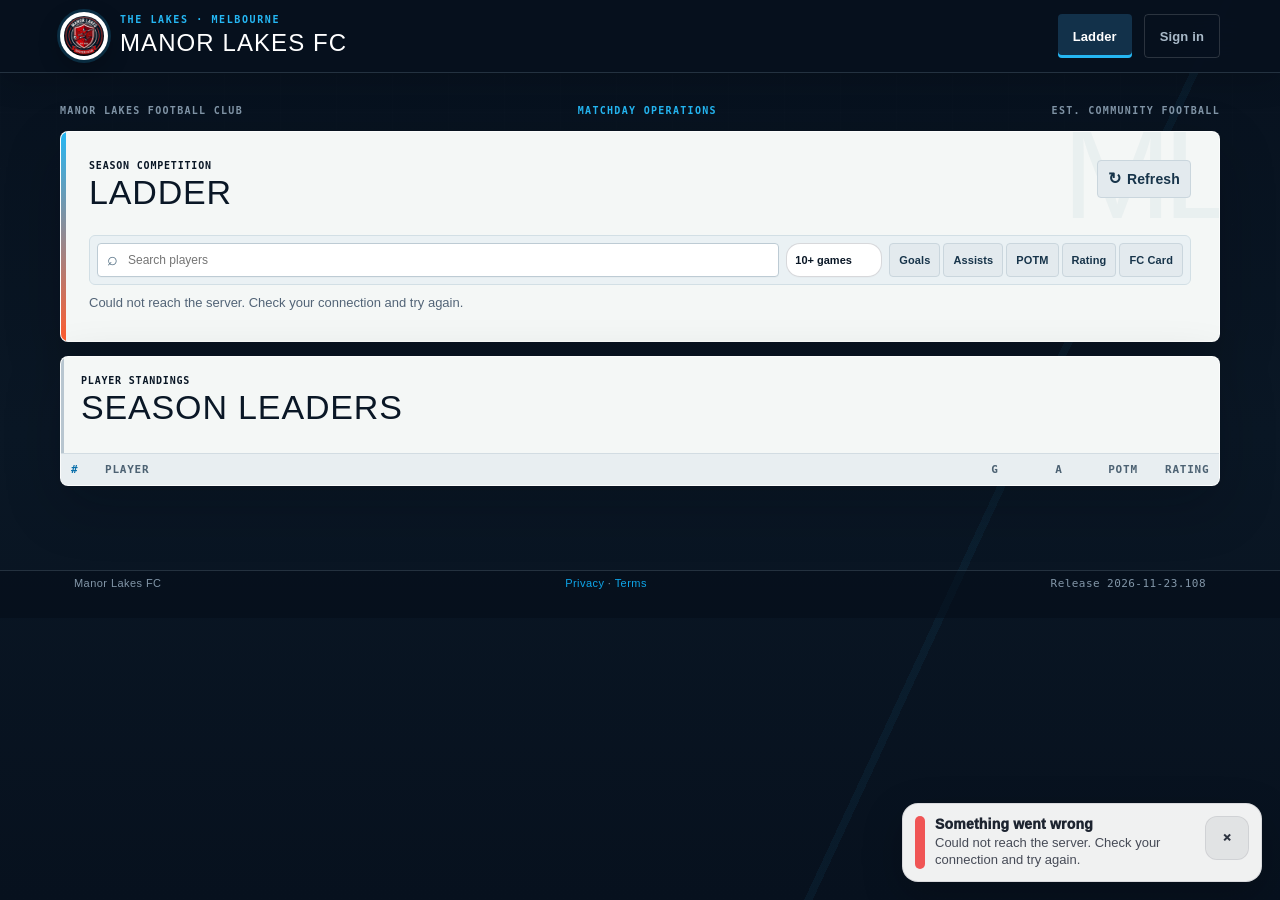
<file: index.html>
<!doctype html>
<html lang="en">
<head>
  <meta charset="utf-8" />
  <meta name="viewport" content="width=device-width, initial-scale=1, viewport-fit=cover" />
  <meta name="theme-color" content="#07111e" />
  <meta name="description" content="Manor Lakes Football Club – Weekly match availability and stats tracker." />

  <title>Manor Lakes Football Club</title>

  <!-- Keep the shell stylesheet release-addressed so an older service worker
       cannot paint a stale desktop layout while the new worker activates. -->
  <link rel="stylesheet" href="./styles.css?v=2026-11-23.108" />
  <link rel="icon" href="./assets/icons/favicon.ico">
<link rel="icon" type="image/png" sizes="32x32" href="./assets/icons/favicon-32.png">
<link rel="icon" type="image/png" sizes="16x16" href="./assets/icons/favicon-16.png">
<link rel="apple-touch-icon" href="./assets/icons/apple-touch-icon-180.png?v=2026-09-18.27">

<link rel="manifest" href="./manifest.json?v=2026-09-18.27" />
<meta name="apple-mobile-web-app-capable" content="yes" />
<meta name="apple-mobile-web-app-status-bar-style" content="black-translucent" />
<meta name="apple-mobile-web-app-title" content="Manor Lakes FC" />

<link rel="apple-touch-icon" sizes="180x180" href="./assets/icons/apple-touch-icon-180.png?v=2026-09-18.27">
<link rel="apple-touch-icon" sizes="167x167" href="./assets/icons/apple-touch-icon-167.png?v=2026-09-18.27">
<link rel="apple-touch-icon" sizes="152x152" href="./assets/icons/apple-touch-icon-152.png?v=2026-09-18.27">
<link rel="apple-touch-icon" sizes="120x120" href="./assets/icons/apple-touch-icon-120.png?v=2026-09-18.27">

</head>

<body>
  <a class="skipLink" href="#app">Skip to content</a>
      <!-- Global Loading Bar -->
  <div id="loadingbar" class="loadingbar" aria-hidden="true">
    <div class="loadingbar__fill"></div>
  </div>

  <!-- Top App Bar -->
  <header class="appbar">
    <div class="appbar__inner">
      <a class="brand" href="#/match" aria-label="Go to matches">
        <img class="brand__mark" src="./assets/icons/icon-192.png" alt="" />

        <div class="brand__text">
          <div class="brand__kicker">The Lakes · Melbourne</div>
          <div class="brand__title">Manor Lakes FC</div>
        </div>
      </a>

      <nav class="tabs" aria-label="Primary navigation">
        <a class="tab" href="#/match" data-tab="match">Home</a>
        <a class="tab" href="#/leaderboard" data-tab="leaderboard">Ladder</a>
        <a class="tab" href="#/season" data-tab="season">My season</a>
        <a class="tab" href="#/admin" data-tab="admin">Club desk</a>
        <a class="tab tab--account" href="#/login" data-tab="register">Sign in</a>
      </nav>
      <a class="appbarProfile" href="#/login" id="appbarProfile" aria-label="Open profile" hidden><span id="appbarProfileFallback" aria-hidden="true">?</span><img id="appbarProfileImage" alt="" hidden></a>
    </div>
  </header>

  <!-- Main -->
  <main class="shell" id="main-content">
    <div class="container">
      <div class="matchdayStrip" aria-hidden="true">
        <span>Manor Lakes Football Club</span>
        <span>Matchday operations</span>
        <span>Est. community football</span>
      </div>
      <div id="app"></div>
    </div>
  </main>

  <!-- Footer -->
  <footer class="footer">
    <div class="footer__inner">
      <span>Manor Lakes FC</span>
      <span><a href="./privacy.html">Privacy</a> · <a href="./terms.html">Terms</a></span>
      <span class="footer__build">Release <span id="buildId">—</span></span>
    </div>
  </footer>

  <!-- Update available banner -->
  <div id="updateBanner" class="updateBanner" hidden>
    <div class="updateBanner__inner">
      <div class="updateBanner__text">Update available</div>
      <button id="updateReload" class="btn primary" type="button">Reload</button>
    </div>
  </div>

  <!-- Bottom Nav (mobile) -->
  <nav class="bottomnav" aria-label="Bottom navigation">
    <a class="bottomnav__item" href="#/match">
      <svg class="bottomnav__icon" viewBox="0 0 24 24" aria-hidden="true"><path d="M12 3 5 7v10l7 4 7-4V7l-7-4Zm0 5.1 3.7 2.7-1.4 4.3H9.7l-1.4-4.3L12 8.1Z"/></svg>
      <span class="bottomnav__label">Home</span>
    </a>
    <a class="bottomnav__item" href="#/login">
      <svg class="bottomnav__icon" viewBox="0 0 24 24" aria-hidden="true"><path d="M12 12a4 4 0 1 0 0-8 4 4 0 0 0 0 8Zm-7 8a7 7 0 0 1 14 0H5Z"/></svg>
      <span class="bottomnav__label">Sign in</span>
    </a>
    <a class="bottomnav__item" href="#/leaderboard">
      <svg class="bottomnav__icon" viewBox="0 0 24 24" aria-hidden="true"><path d="M7 3h10v3h3v2c0 3.2-1.7 5.4-4.7 6.1A5.1 5.1 0 0 1 13 16.8V19h4v2H7v-2h4v-2.2a5.1 5.1 0 0 1-2.3-2.7C5.7 13.4 4 11.2 4 8V6h3V3Zm10 5v3.7c.7-.5 1-1.5 1-3V8h-1ZM6 8v.7c0 1.5.3 2.5 1 3V8H6Z"/></svg>
      <span class="bottomnav__label">Ladder</span>
    </a>
    <a class="bottomnav__item" href="#/season">
      <svg class="bottomnav__icon" viewBox="0 0 24 24" aria-hidden="true"><path d="M5 3h14v18H5V3Zm3 4v2h8V7H8Zm0 4v2h5v-2H8Zm0 4v2h8v-2H8Z"/></svg>
      <span class="bottomnav__label">My season</span>
    </a>
    <a class="bottomnav__item" href="#/admin">
      <svg class="bottomnav__icon" viewBox="0 0 24 24" aria-hidden="true"><path d="M4 5h10v2H4V5Zm0 6h16v2H4v-2Zm0 6h7v2H4v-2Zm14-1 3 3-1.4 1.4-3-3L18 16Z"/></svg>
      <span class="bottomnav__label">Club desk</span>
    </a>
  </nav>
  <!-- Toasts -->
  <div id="toastHost" class="toastHost" aria-live="polite" aria-atomic="true"></div>




  <script type="module">
    // Simple active-tab highlight (works for both top tabs + bottom nav)
    function setActive() {
      const hash = location.hash || "#/match";
      const path = hash.split("?")[0];

      document.querySelectorAll("[data-tab]").forEach(a => {
        a.classList.toggle("tab--active", a.getAttribute("href") === path);
      });

      document.querySelectorAll(".bottomnav__item").forEach(a => {
        a.classList.toggle("bottomnav__item--active", a.getAttribute("href") === path);
      });
    }
    window.addEventListener("hashchange", setActive);
    setActive();
  </script>
  <script type="module">
    // A query string bypasses cache-first service workers from older releases.
    // Without this, an old config can keep registering its own old worker.
    const { BUILD_ID } = await import(`./src/config.js?boot=${Date.now()}`);

    // Footer build id
    const bid = document.getElementById("buildId");
    if (bid) bid.textContent = BUILD_ID;

    // Update banner helpers
    const banner = document.getElementById("updateBanner");
    const reloadBtn = document.getElementById("updateReload");
    const showBanner = () => {
      if (banner) banner.hidden = false;
    };
    if (reloadBtn) reloadBtn.addEventListener("click", () => window.location.reload());

    // Service worker registration (cache-busted by BUILD_ID for GitHub Pages)
    if ("serviceWorker" in navigator) {
      window.addEventListener("load", async () => {
        // Listen before register(): this worker calls skipWaiting() during its
        // install and can otherwise take control before the listener exists.
        let didReload = false;
        navigator.serviceWorker.addEventListener("controllerchange", () => {
          if (didReload) return;
          didReload = true;
          showBanner();
          window.location.reload();
        });

        try {
          const reg = await navigator.serviceWorker.register(
            `./service-worker.js?b=${encodeURIComponent(BUILD_ID)}`,
            { updateViaCache: "none" }
          );

          // If an update is found but control doesn't change immediately (platform quirks),
          // show the banner when an installing worker reaches "installed" and there's an existing controller.
          const maybeTrack = (sw) => {
            if (!sw) return;
            sw.addEventListener("statechange", () => {
              if (sw.state === "installed" && navigator.serviceWorker.controller) {
                // Tell the new SW to activate immediately, then controllerchange will reload.
                try {
                  if (reg.waiting) reg.waiting.postMessage({ type: "SKIP_WAITING" });
                } catch {}
                showBanner();
              }
            });
          };

          maybeTrack(reg.installing);
          reg.addEventListener("updatefound", () => maybeTrack(reg.installing));

          // Opportunistic update checks (helps if the tab stays open for days).
          document.addEventListener("visibilitychange", () => {
            if (document.visibilityState === "visible") {
              try { reg.update(); } catch {}
            }
          });
        } catch {
          // ignore
        }
      });
    }
  </script>
  <script type="module" src="./src/app.js?v=2026-11-23.108"></script>
</body>
</html>
</file>
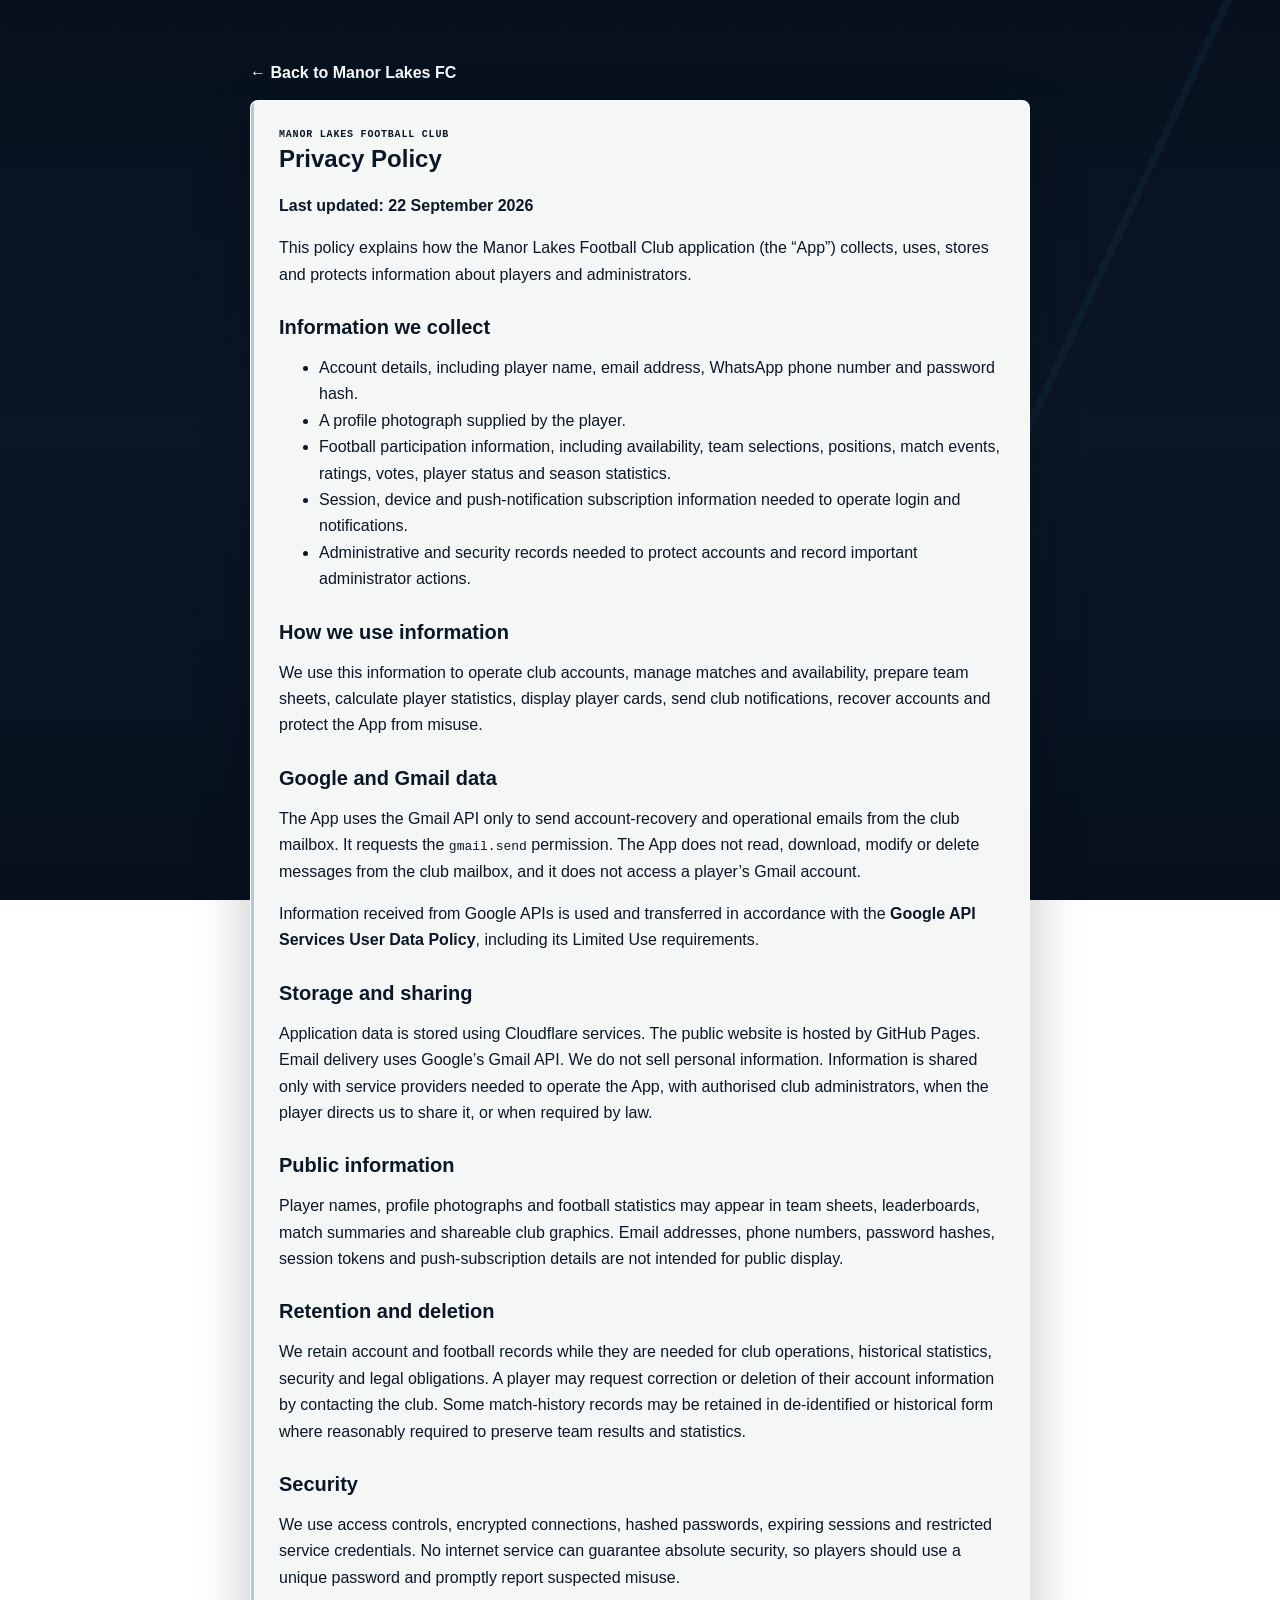
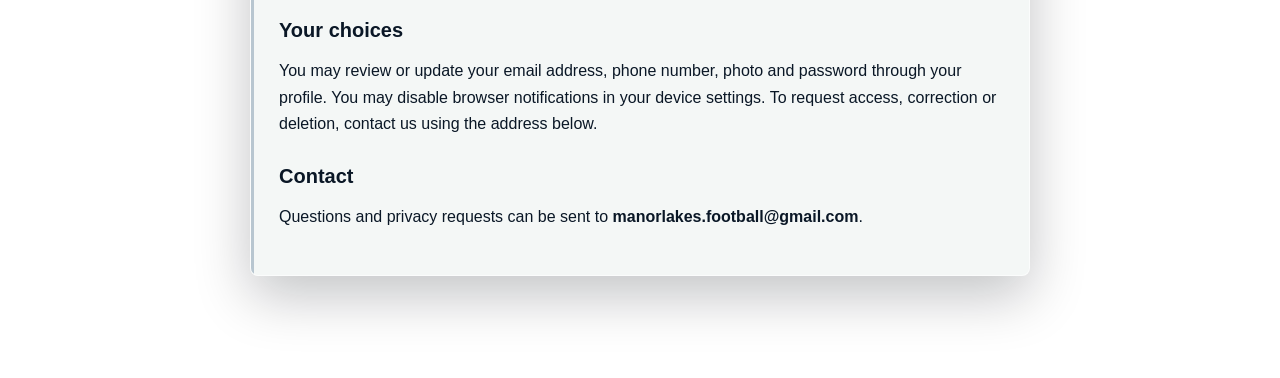
<file: privacy.html>
<!doctype html>
<html lang="en">
<head>
  <meta charset="utf-8">
  <meta name="viewport" content="width=device-width, initial-scale=1">
  <meta name="theme-color" content="#07111e">
  <meta name="description" content="Privacy Policy for the Manor Lakes Football Club application.">
  <title>Privacy Policy · Manor Lakes FC</title>
  <link rel="stylesheet" href="./styles.css?v=2026-11-18.95">
  <style>.legalPage{max-width:780px;margin:32px auto}.legalPage h1{margin-top:0}.legalPage h2{margin:28px 0 8px;font-size:20px}.legalPage p,.legalPage li{line-height:1.65}.legalPage a{color:var(--blue-2);font-weight:800}.legalBack{display:inline-block;margin-bottom:18px}</style>
</head>
<body>
  <main class="shell"><div class="container legalPage">
    <a class="legalBack" href="./">← Back to Manor Lakes FC</a>
    <article class="card">
      <div class="stepEyebrow">Manor Lakes Football Club</div>
      <h1>Privacy Policy</h1>
      <p><strong>Last updated: 22 September 2026</strong></p>
      <p>This policy explains how the Manor Lakes Football Club application (the “App”) collects, uses, stores and protects information about players and administrators.</p>
      <h2>Information we collect</h2>
      <ul>
        <li>Account details, including player name, email address, WhatsApp phone number and password hash.</li>
        <li>A profile photograph supplied by the player.</li>
        <li>Football participation information, including availability, team selections, positions, match events, ratings, votes, player status and season statistics.</li>
        <li>Session, device and push-notification subscription information needed to operate login and notifications.</li>
        <li>Administrative and security records needed to protect accounts and record important administrator actions.</li>
      </ul>
      <h2>How we use information</h2>
      <p>We use this information to operate club accounts, manage matches and availability, prepare team sheets, calculate player statistics, display player cards, send club notifications, recover accounts and protect the App from misuse.</p>
      <h2>Google and Gmail data</h2>
      <p>The App uses the Gmail API only to send account-recovery and operational emails from the club mailbox. It requests the <code>gmail.send</code> permission. The App does not read, download, modify or delete messages from the club mailbox, and it does not access a player’s Gmail account.</p>
      <p>Information received from Google APIs is used and transferred in accordance with the <a href="https://developers.google.com/terms/api-services-user-data-policy">Google API Services User Data Policy</a>, including its Limited Use requirements.</p>
      <h2>Storage and sharing</h2>
      <p>Application data is stored using Cloudflare services. The public website is hosted by GitHub Pages. Email delivery uses Google’s Gmail API. We do not sell personal information. Information is shared only with service providers needed to operate the App, with authorised club administrators, when the player directs us to share it, or when required by law.</p>
      <h2>Public information</h2>
      <p>Player names, profile photographs and football statistics may appear in team sheets, leaderboards, match summaries and shareable club graphics. Email addresses, phone numbers, password hashes, session tokens and push-subscription details are not intended for public display.</p>
      <h2>Retention and deletion</h2>
      <p>We retain account and football records while they are needed for club operations, historical statistics, security and legal obligations. A player may request correction or deletion of their account information by contacting the club. Some match-history records may be retained in de-identified or historical form where reasonably required to preserve team results and statistics.</p>
      <h2>Security</h2>
      <p>We use access controls, encrypted connections, hashed passwords, expiring sessions and restricted service credentials. No internet service can guarantee absolute security, so players should use a unique password and promptly report suspected misuse.</p>
      <h2>Your choices</h2>
      <p>You may review or update your email address, phone number, photo and password through your profile. You may disable browser notifications in your device settings. To request access, correction or deletion, contact us using the address below.</p>
      <h2>Contact</h2>
      <p>Questions and privacy requests can be sent to <a href="mailto:manorlakes.football@gmail.com">manorlakes.football@gmail.com</a>.</p>
    </article>
  </div></main>
</body>
</html>
</file>
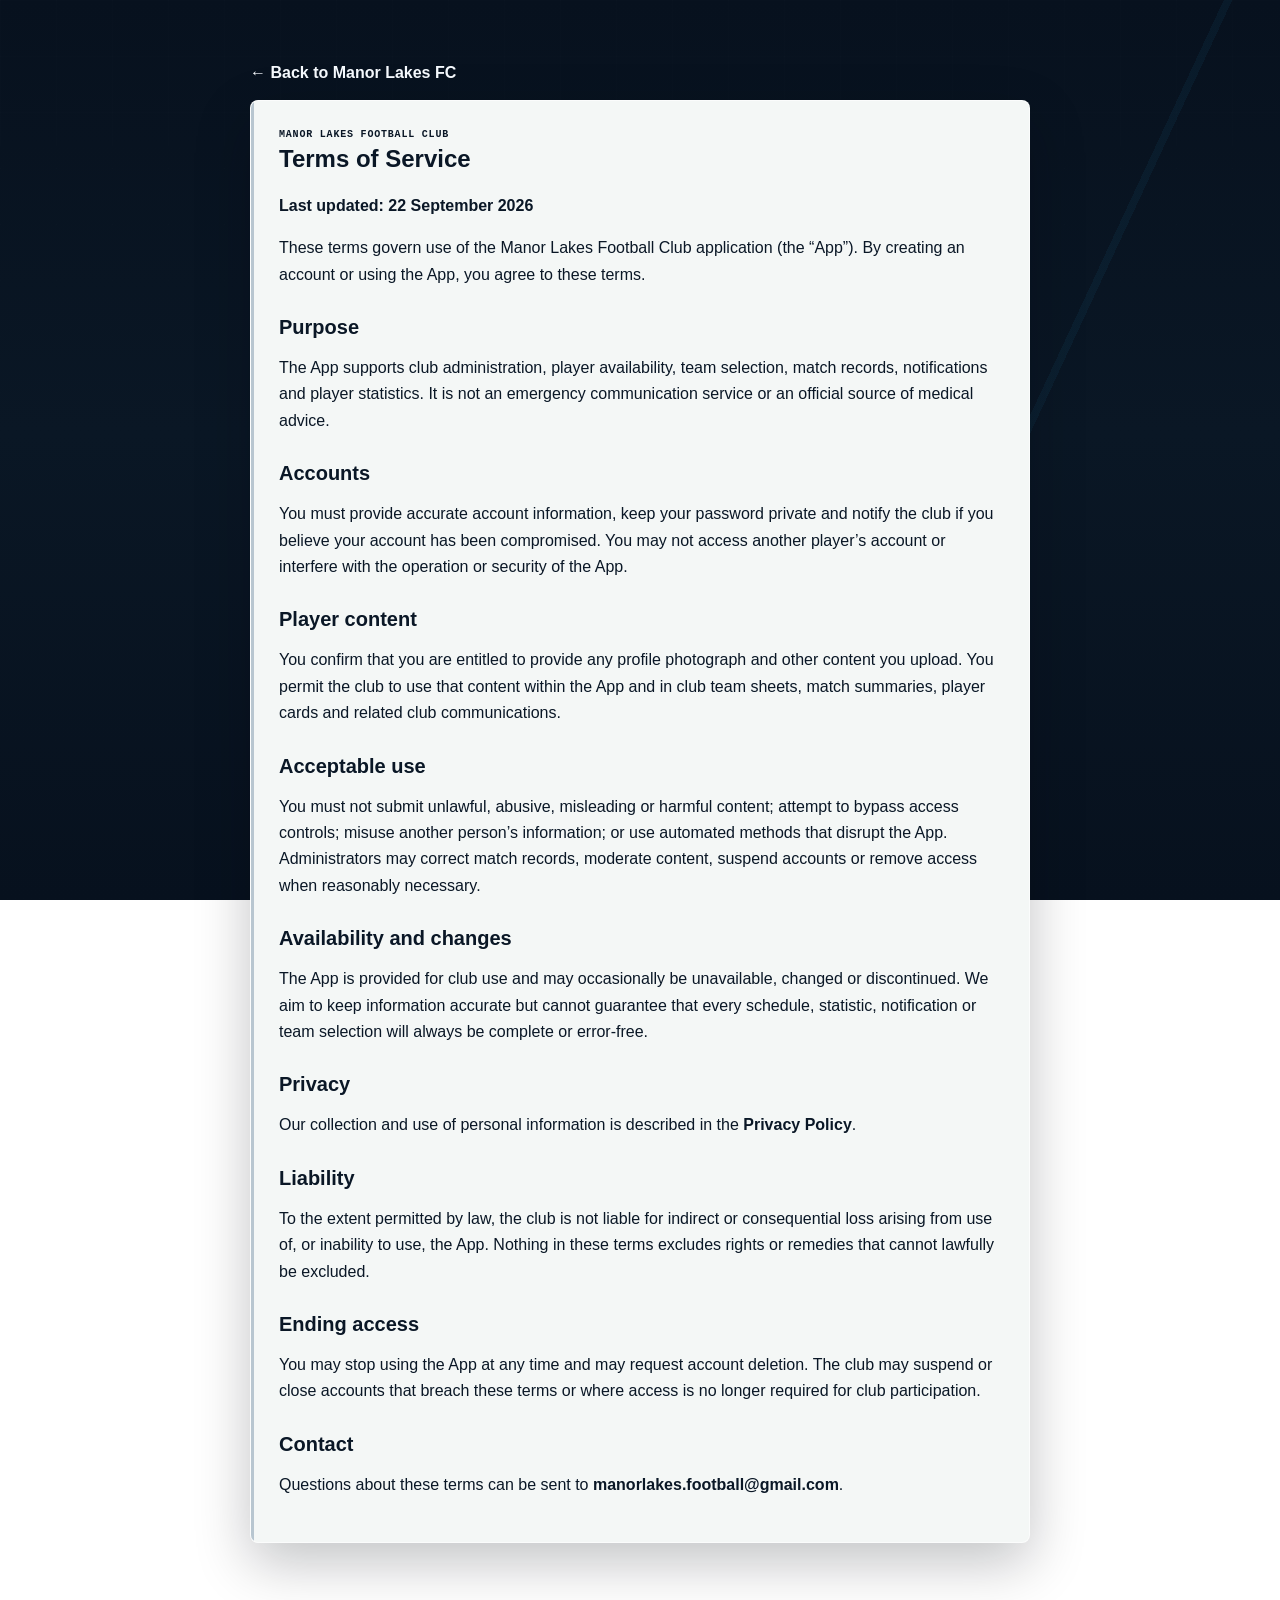
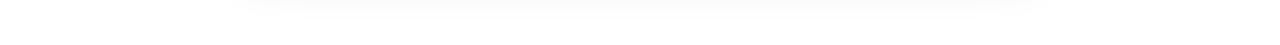
<file: terms.html>
<!doctype html>
<html lang="en">
<head>
  <meta charset="utf-8">
  <meta name="viewport" content="width=device-width, initial-scale=1">
  <meta name="theme-color" content="#07111e">
  <meta name="description" content="Terms of Service for the Manor Lakes Football Club application.">
  <title>Terms of Service · Manor Lakes FC</title>
  <link rel="stylesheet" href="./styles.css?v=2026-11-18.95">
  <style>.legalPage{max-width:780px;margin:32px auto}.legalPage h1{margin-top:0}.legalPage h2{margin:28px 0 8px;font-size:20px}.legalPage p,.legalPage li{line-height:1.65}.legalPage a{color:var(--blue-2);font-weight:800}.legalBack{display:inline-block;margin-bottom:18px}</style>
</head>
<body>
  <main class="shell"><div class="container legalPage">
    <a class="legalBack" href="./">← Back to Manor Lakes FC</a>
    <article class="card">
      <div class="stepEyebrow">Manor Lakes Football Club</div>
      <h1>Terms of Service</h1>
      <p><strong>Last updated: 22 September 2026</strong></p>
      <p>These terms govern use of the Manor Lakes Football Club application (the “App”). By creating an account or using the App, you agree to these terms.</p>
      <h2>Purpose</h2>
      <p>The App supports club administration, player availability, team selection, match records, notifications and player statistics. It is not an emergency communication service or an official source of medical advice.</p>
      <h2>Accounts</h2>
      <p>You must provide accurate account information, keep your password private and notify the club if you believe your account has been compromised. You may not access another player’s account or interfere with the operation or security of the App.</p>
      <h2>Player content</h2>
      <p>You confirm that you are entitled to provide any profile photograph and other content you upload. You permit the club to use that content within the App and in club team sheets, match summaries, player cards and related club communications.</p>
      <h2>Acceptable use</h2>
      <p>You must not submit unlawful, abusive, misleading or harmful content; attempt to bypass access controls; misuse another person’s information; or use automated methods that disrupt the App. Administrators may correct match records, moderate content, suspend accounts or remove access when reasonably necessary.</p>
      <h2>Availability and changes</h2>
      <p>The App is provided for club use and may occasionally be unavailable, changed or discontinued. We aim to keep information accurate but cannot guarantee that every schedule, statistic, notification or team selection will always be complete or error-free.</p>
      <h2>Privacy</h2>
      <p>Our collection and use of personal information is described in the <a href="./privacy.html">Privacy Policy</a>.</p>
      <h2>Liability</h2>
      <p>To the extent permitted by law, the club is not liable for indirect or consequential loss arising from use of, or inability to use, the App. Nothing in these terms excludes rights or remedies that cannot lawfully be excluded.</p>
      <h2>Ending access</h2>
      <p>You may stop using the App at any time and may request account deletion. The club may suspend or close accounts that breach these terms or where access is no longer required for club participation.</p>
      <h2>Contact</h2>
      <p>Questions about these terms can be sent to <a href="mailto:manorlakes.football@gmail.com">manorlakes.football@gmail.com</a>.</p>
    </article>
  </div></main>
</body>
</html>
</file>
<file: styles.css>
/* =========================
   Manor Lakes FC UI Theme
   Mobile-first, clean cards,
   sticky header + bottom nav
   ========================= */

:root {
  --bg: #070b14;
  --panel: rgba(255,255,255,0.06);
  --panel-2: rgba(255,255,255,0.08);
  --card: rgba(255,255,255,0.92);
  --card-2: rgba(255,255,255,0.96);

  --text: rgba(255,255,255,0.92);
  --muted: rgba(255,255,255,0.70);
  --ink: #0b1220;
  --ink-2: rgba(11,18,32,0.72);

  --line: rgba(255,255,255,0.12);
  --shadow: 0 12px 40px rgba(0,0,0,0.35);
  --shadow-soft: 0 6px 24px rgba(0,0,0,0.22);

  --r-lg: 18px;
  --r-md: 14px;
  --r-sm: 12px;

  --pad: 14px;

  --primary: #0b1220;
  --primary-2: #121a2c;
  --accent: #6ee7ff;
  --good: #10b981;
  --bad: #ef4444;
  --warn: #f59e0b;

  --focus: 0 0 0 4px rgba(110, 231, 255, 0.24);

  /* For safe area (iPhone notch) */
  --safe-bottom: env(safe-area-inset-bottom, 0px);
}

* { box-sizing: border-box; }
html, body { height: 100%; }
body {
  margin: 0;
  color: var(--text);
  font-family: ui-sans-serif, system-ui, -apple-system, Segoe UI, Roboto, Arial, "Apple Color Emoji", "Segoe UI Emoji";
  background:
    radial-gradient(1200px 800px at 20% -10%, rgba(110,231,255,0.20), transparent 60%),
    radial-gradient(900px 600px at 80% 0%, rgba(16,185,129,0.16), transparent 62%),
    radial-gradient(900px 600px at 60% 120%, rgba(245,158,11,0.12), transparent 62%),
    linear-gradient(180deg, #070b14, #050712);
}

/* =========================
   App Bar + Tabs
   ========================= */
.appbar {
  position: sticky;
  top: 0;
  z-index: 30;
  padding: calc(10px + env(safe-area-inset-top, 0px)) var(--pad) 10px;
  background: rgba(7,11,20,0.66);
  border-bottom: 1px solid var(--line);
  backdrop-filter: blur(14px);
}

.brand {
  display: flex;
  align-items: center;
  gap: 12px;
  text-decoration: none;
  color: inherit;
  cursor: pointer;
}


.brand__mark {
  width: 40px;
  height: 40px;
  border-radius: 12px;
  display: grid;
  place-items: center;
  font-weight: 900;
  letter-spacing: 0.4px;
  color: var(--primary);
  background:
    radial-gradient(18px 18px at 30% 30%, rgba(255,255,255,0.9), rgba(255,255,255,0.2)),
    linear-gradient(135deg, rgba(110,231,255,0.9), rgba(16,185,129,0.70));
  box-shadow: var(--shadow-soft);
}

.brand__title {
  font-weight: 900;
  font-size: 14px;
  line-height: 1.1;
  letter-spacing: 0.2px;
}

.brand__subtitle {
  font-size: 12px;
  color: var(--muted);
  margin-top: 2px;
}

.tabs {
  display: none;
  gap: 8px;
  margin-top: 10px;
  flex-wrap: wrap;
}

/* Keep all tabs on the left (desktop) */
.tabs .tab[href="#/login"] {
  margin-left: 0;
}

.tab {
  display: inline-flex;
  align-items: center;
  justify-content: center;
  padding: 10px 12px;
  border-radius: 999px;
  color: var(--muted);
  text-decoration: none;
  font-weight: 800;
  font-size: 13px;
  border: 1px solid var(--line);
  background: rgba(255,255,255,0.04);
}

.tab--active {
  color: rgba(255,255,255,0.95);
  background: rgba(110,231,255,0.12);
  border-color: rgba(110,231,255,0.28);
}

/* Show tabs on wider screens */
@media (min-width: 820px) {
  .tabs { display: flex; }
  .bottomnav { display: none; }
}

/* =========================
   Layout shell
   ========================= */
.shell {
  padding: 16px var(--pad) calc(92px + var(--safe-bottom));
}

.container {
  max-width: 820px;
  margin: 0 auto;
}

/* =========================
   Card + Typography
   ========================= */
.card {
  background: var(--card);
  color: var(--ink);
  border-radius: var(--r-lg);
  box-shadow: var(--shadow);
  padding: 14px;
  margin-bottom: 12px;
  border: 1px solid rgba(255,255,255,0.22);
}

.card--soft {
  background: rgba(255,255,255,0.72);
}

.h1 {
  font-size: 18px;
  font-weight: 950;
  margin: 0 0 10px;
  letter-spacing: 0.2px;
}

.small {
  font-size: 13px;
  color: rgba(11,18,32,0.72);
  line-height: 1.35;
}

a { color: #0ea5e9; text-decoration: none; }
a:hover { text-decoration: underline; }

/* =========================
   Row + Stack helpers
   ========================= */
.row {
  display: flex;
  gap: 10px;
  flex-wrap: wrap;
  align-items: center;
}

.stack { display: grid; gap: 10px; }

.hr {
  height: 1px;
  background: rgba(11,18,32,0.08);
  margin: 10px 0;
}

/* =========================
   Badges
   ========================= */
.badge {
  display: inline-flex;
  align-items: center;
  gap: 6px;
  padding: 6px 10px;
  border-radius: 999px;
  font-size: 12px;
  font-weight: 900;
  letter-spacing: 0.2px;
  background: rgba(11,18,32,0.06);
  color: rgba(11,18,32,0.78);
  border: 1px solid rgba(11,18,32,0.08);
}

.badge--good {
  background: rgba(16,185,129,0.14);
  border-color: rgba(16,185,129,0.22);
  color: rgba(16,185,129,0.88);
}
.badge--bad {
  background: rgba(239,68,68,0.12);
  border-color: rgba(239,68,68,0.20);
  color: rgba(239,68,68,0.88);
}
.badge--warn {
  background: rgba(245,158,11,0.16);
  border-color: rgba(245,158,11,0.22);
  color: rgba(155,97,0,0.92);
}

/* =========================
   Captain roster (mobile)
   ========================= */
#rosterMobileWrap { display: none; }

@media (max-width: 720px) {
  #rosterTableWrap { display: none; }
  #rosterMobileWrap { display: block; }
  .rosterCard { margin-top: 10px; }
  .rosterGrid { display: grid; grid-template-columns: 1fr 1fr 1fr; gap: 10px; margin-top: 10px; }
  .tinyBtn { padding: 6px 10px !important; border-radius: 12px !important; font-size: 12px !important; }
}

/* =========================
   Inputs
   ========================= */
.input, select.input {
  width: 100%;
  appearance: none;
  border: 1px solid rgba(11,18,32,0.16);
  border-radius: 14px;
  padding: 12px 12px;
  font-size: 16px;
  outline: none;
  background: rgba(255,255,255,0.98);
  color: var(--ink);
  box-shadow: 0 1px 0 rgba(0,0,0,0.02);
}

.input:focus, select.input:focus {
  border-color: rgba(110,231,255,0.85);
  box-shadow: var(--focus);
}

/* =========================
   Buttons
   ========================= */
.btn {
  border: 0;
  border-radius: 14px;
  padding: 12px 12px;
  font-weight: 950;
  font-size: 14px;
  letter-spacing: 0.2px;
  cursor: pointer;
  transition: transform 0.06s ease, filter 0.16s ease;
  user-select: none;
}

.btn:active { transform: translateY(1px) scale(0.99); }
.btn:disabled { opacity: 0.55; cursor: not-allowed; }

.btn.primary {
  color: rgba(255,255,255,0.96);
  background: linear-gradient(180deg, var(--primary), var(--primary-2));
  box-shadow: 0 10px 26px rgba(11,18,32,0.34);
}

.btn.gray {
  color: rgba(11,18,32,0.92);
  background: rgba(11,18,32,0.08);
  border: 1px solid rgba(11,18,32,0.10);
}

.btn.good {
  color: rgba(255,255,255,0.96);
  background: linear-gradient(180deg, rgba(16,185,129,1), rgba(5,150,105,1));
  box-shadow: 0 10px 26px rgba(16,185,129,0.20);
}

.btn.bad {
  color: rgba(255,255,255,0.96);
  background: linear-gradient(180deg, rgba(239,68,68,1), rgba(185,28,28,1));
  box-shadow: 0 10px 26px rgba(239,68,68,0.18);
}

.btn.warn {
  color: rgba(11,18,32,0.96);
  background: linear-gradient(180deg, rgba(245,158,11,1), rgba(217,119,6,1));
  box-shadow: 0 10px 26px rgba(245,158,11,0.16);
}

/* Full-width buttons on small screens */
@media (max-width: 520px) {
  .btn { width: 100%; }
}

/* =========================
   Lists
   ========================= */
.list {
  margin: 0;
  padding-left: 18px;
  color: rgba(11,18,32,0.92);
}
.list li { margin: 6px 0; }

.kv {
  display: grid;
  grid-template-columns: 1fr auto;
  gap: 8px;
  align-items: center;
  padding: 10px 0;
  border-bottom: 1px dashed rgba(11,18,32,0.10);
}
.kv:last-child { border-bottom: none; }
.kv__k { font-weight: 900; color: rgba(11,18,32,0.78); }
.kv__v { font-weight: 950; }

/* =========================
   Bottom Nav (mobile)
   ========================= */
.bottomnav {
  position: fixed;
  left: 10px;
  right: 10px;
  bottom: calc(10px + var(--safe-bottom));
  z-index: 40;
  display: flex;
  justify-content: center;
  gap: 8px;

  background: rgba(7,11,20,0.66);
  border: 1px solid var(--line);
  border-radius: 18px;
  padding: 8px;
  backdrop-filter: blur(14px);
  box-shadow: 0 18px 44px rgba(0,0,0,0.40);
}

.bottomnav__item {
  flex: 0 0 auto;
  min-width: 70px;
  max-width: 120px;
  display: grid;
  place-items: center;
  gap: 4px;
  padding: 10px 8px;
  border-radius: 14px;
  text-decoration: none;
  color: rgba(255,255,255,0.80);
  border: 1px solid transparent;
}

.bottomnav__item--active {
  color: rgba(255,255,255,0.96);
  background: rgba(110,231,255,0.12);
  border-color: rgba(110,231,255,0.28);
}

.bottomnav__icon { font-size: 18px; line-height: 1; }
.bottomnav__label { font-size: 11px; font-weight: 900; letter-spacing: 0.2px; }

/* =========================
   Notifications badge (Account/Login)
   ========================= */
.tab.has-noti,
.bottomnav__item.has-noti { position: relative; }

.tab.has-noti::after {
  content: "";
  position: absolute;
  top: 6px;
  right: 10px;
  width: 8px;
  height: 8px;
  border-radius: 999px;
  background: #ff3b30;
  box-shadow: 0 6px 14px rgba(0,0,0,0.35);
}

.bottomnav__icon { position: relative; }
.bottomnav__item.has-noti .bottomnav__icon::after {
  content: "";
  position: absolute;
  top: -2px;
  right: -6px;
  width: 8px;
  height: 8px;
  border-radius: 999px;
  background: #ff3b30;
  box-shadow: 0 6px 14px rgba(0,0,0,0.35);
}



/* =========================
   Nice â€œcompact action rowsâ€
   ========================= */
.actionrow {
  display: grid;
  gap: 10px;
  margin-top: 10px;
}
@media (min-width: 540px) {
  .actionrow {
    grid-template-columns: repeat(2, 1fr);
  }
}
@media (min-width: 780px) {
  .actionrow {
    grid-template-columns: repeat(3, 1fr);
  }
}

/* =========================
   Team panels (admin)
   ========================= */
.teamPanel {
  border-radius: 16px;
  padding: 12px;
  border: 1px solid rgba(11,18,32,0.10);
  background: rgba(255,255,255,0.92);
}

.teamPanel__header {
  display: flex;
  justify-content: space-between;
  align-items: center;
  gap: 10px;
  margin-bottom: 8px;
}

.teamPanel__title {
  font-weight: 950;
  letter-spacing: 0.2px;
}

.pill {
  display: inline-flex;
  align-items: center;
  gap: 6px;
  padding: 6px 10px;
  border-radius: 999px;
  font-size: 12px;
  font-weight: 950;
  border: 1px solid rgba(11,18,32,0.10);
}

.pill--blue {
  background: rgba(14,165,233,0.14);
  color: rgba(2,132,199,0.92);
  border-color: rgba(14,165,233,0.20);
}
.pill--orange {
  background: rgba(245,158,11,0.18);
  color: rgba(155,97,0,0.92);
  border-color: rgba(245,158,11,0.22);
}

.playerRow {
  display: flex;
  align-items: center;
  gap: 10px;
  padding: 10px;
  border-radius: 14px;
  background: rgba(11,18,32,0.04);
  border: 1px solid rgba(11,18,32,0.06);
  margin-bottom: 8px;
}

.playerRow__name {
  flex: 1;
  font-weight: 900;
}

.playerRow__actions {
  display: flex;
  align-items: center;
  gap: 10px;
}

.playerRow__cap label {
  display: inline-flex;
  align-items: center;
  gap: 6px;
  white-space: nowrap;
  font-size: 12px;
  font-weight: 900;
  color: rgba(11,18,32,0.72);
}

/* =========================
   Toast-ish text
   ========================= */
.note {
  padding: 10px 12px;
  border-radius: 14px;
  border: 1px solid rgba(11,18,32,0.10);
  background: rgba(11,18,32,0.04);
  color: rgba(11,18,32,0.78);
  font-size: 13px;
  line-height: 1.35;
}

/* =========================
   Reduced motion
   ========================= */
@media (prefers-reduced-motion: reduce) {
  .btn { transition: none; }
}

/* =========================
   Global Loading Indicator
   ========================= */
.loadingbar {
  position: fixed;
  top: 0;
  left: 0;
  right: 0;
  height: 3px;
  z-index: 9999;
  pointer-events: none;
  opacity: 0;
  transform: translateY(-6px);
  transition: opacity 160ms ease, transform 160ms ease;
}

.loadingbar--show {
  opacity: 1;
  transform: translateY(0);
}

.loadingbar__fill {
  height: 100%;
  width: 0%;
  border-radius: 0 999px 999px 0;
  background: linear-gradient(90deg, rgba(110,231,255,0.95), rgba(16,185,129,0.95), rgba(245,158,11,0.92));
  animation: loadingbar-progress 1.2s ease-in-out infinite;
}

@keyframes loadingbar-progress {
  0%   { width: 6%;  }
  40%  { width: 68%; }
  70%  { width: 86%; }
  100% { width: 98%; }
}

/* =========================
   Toasts
   ========================= */
.toastHost {
  position: fixed;
  left: 12px;
  right: 12px;
  bottom: calc(88px + var(--safe-bottom));
  z-index: 10000;
  display: grid;
  gap: 10px;
  pointer-events: none;
}

@media (min-width: 820px) {
  .toastHost {
    left: auto;
    right: 18px;
    bottom: 18px;
    width: 360px;
  }
}

.toast {
  pointer-events: auto;
  display: grid;
  grid-template-columns: 10px 1fr auto;
  gap: 10px;
  align-items: start;
  padding: 12px 12px;
  border-radius: 16px;
  background: rgba(255,255,255,0.94);
  color: rgba(11,18,32,0.92);
  border: 1px solid rgba(11,18,32,0.10);
  box-shadow: 0 14px 40px rgba(0,0,0,0.22);
  animation: toastIn 180ms ease-out;
}

@keyframes toastIn {
  from { transform: translateY(10px); opacity: 0; }
  to { transform: translateY(0); opacity: 1; }
}

.toast__rail {
  width: 10px;
  height: 100%;
  border-radius: 999px;
  background: rgba(11,18,32,0.12);
}

.toast--success .toast__rail { background: rgba(16,185,129,0.90); }
.toast--error .toast__rail { background: rgba(239,68,68,0.90); }
.toast--info .toast__rail { background: rgba(14,165,233,0.90); }
.toast--warn .toast__rail { background: rgba(245,158,11,0.90); }

.toast__title {
  font-weight: 950;
  letter-spacing: 0.2px;
  font-size: 14px;
  margin-bottom: 2px;
}

.toast__msg {
  font-size: 13px;
  color: rgba(11,18,32,0.74);
  line-height: 1.35;
}

.toast__close {
  border: 0;
  background: rgba(11,18,32,0.06);
  border: 1px solid rgba(11,18,32,0.08);
  color: rgba(11,18,32,0.84);
  border-radius: 12px;
  padding: 8px 10px;
  font-weight: 950;
  cursor: pointer;
}



.compactName { font-size: 13px !important; font-weight: 900 !important; }
.navWrap { position: sticky; top: 0; z-index: 50; background: rgba(255,255,255,0.92); backdrop-filter: blur(8px); border-bottom: 1px solid rgba(11,18,32,0.08); padding: 10px 12px; }
.navBrand { font-weight: 950; font-size: 14px; color: rgba(11,18,32,0.90); margin-bottom: 8px; }
.navTabs { display: flex; gap: 8px; flex-wrap: wrap; }
.tabBtn { padding: 10px 12px; border-radius: 14px; border: 1px solid rgba(11,18,32,0.12); background: white; font-weight: 900; }
.tabBtn.active { border-color: rgba(16,185,129,0.5); }
.navLoading { margin-top: 8px; font-size: 12px; color: rgba(11,18,32,0.7); }

.page { padding: 12px; }

.compactBtn { padding: 8px 8px !important; border-radius: 10px !important; width: 92px !important; font-size: 12px !important; }


/* =========================
   Admin Internal Setup (mobile)
   ========================= */

/* Scrollable player assignment list (so team list below stays visible) */
.assignList {
  max-height: 56vh;
  overflow: auto;
  -webkit-overflow-scrolling: touch;
  padding-right: 6px;
}

/* Player assignment card */
.assignCard {
  background: rgba(255,255,255,0.94);
  border: 1px solid rgba(11,18,32,0.10);
  border-radius: 18px;
  padding: 10px 10px;
  box-shadow: 0 10px 26px rgba(0,0,0,0.10);
  margin: 10px 0;
}

.assignCard__head {
  display: grid;
  grid-template-columns: 1fr auto;
  gap: 8px;
  align-items: start;
}

.assignCard__name {
  font-weight: 950;
  font-size: 14px;
  line-height: 1.15;
  margin: 0;
}

.assignCard__meta {
  font-size: 12px;
  font-weight: 900;
  color: rgba(11,18,32,0.62);
  margin-top: 2px;
}

/* Tiny team badge */
.assignBadge {
  display: inline-flex;
  align-items: center;
  justify-content: center;
  height: 24px;
  min-width: 74px;
  padding: 0 10px;
  border-radius: 999px;
  font-size: 12px;
  font-weight: 950;
  border: 1px solid rgba(11,18,32,0.10);
  background: rgba(11,18,32,0.06);
  color: rgba(11,18,32,0.72);
  white-space: nowrap;
}
.assignBadge--blue {
  background: rgba(14,165,233,0.14);
  border-color: rgba(14,165,233,0.22);
  color: rgba(2,132,199,0.92);
}
.assignBadge--orange {
  background: rgba(245,158,11,0.18);
  border-color: rgba(245,158,11,0.22);
  color: rgba(155,97,0,0.92);
}

/* Compact button row */
.assignBtns {
  display: grid;
  grid-template-columns: 1fr 1fr auto;
  gap: 8px;
  margin-top: 10px;
}

/* Smaller buttons for this section */
.btn.tiny {
  padding: 8px 10px;
  border-radius: 12px;
  font-size: 12px;
  width: auto;
}

@media (max-width: 520px) {
  .assignBtns .btn { width: auto; }
}

/* Lightweight clear button */
.btn.ghost {
  color: rgba(11,18,32,0.78);
  background: rgba(11,18,32,0.06);
  border: 1px solid rgba(11,18,32,0.10);
  box-shadow: none;
}

/* Compact team lists */
.teamMini { margin-top: 10px; }

.teamMini__header {
  display: flex;
  align-items: center;
  justify-content: space-between;
  gap: 10px;
  margin: 8px 0 6px;
}

.teamMini__title {
  display: inline-flex;
  align-items: center;
  gap: 8px;
  font-weight: 950;
  font-size: 12px;
  color: rgba(11,18,32,0.86);
}

.teamMini__count {
  font-size: 12px;
  font-weight: 950;
  color: rgba(11,18,32,0.62);
}

.teamMini__list { display: grid; gap: 6px; }

.teamMiniRow {
  position: relative;
  display: grid;
  grid-template-columns: 1fr auto;
  gap: 8px;
  align-items: center;
  padding: 8px 10px;
  border-radius: 14px;
  border: 1px solid rgba(11,18,32,0.08);
  background: rgba(11,18,32,0.03);
}

.teamMiniRow__name {
  font-weight: 900;
  font-size: 13px;
  color: rgba(11,18,32,0.92);
  overflow: hidden;
  text-overflow: ellipsis;
  white-space: nowrap;
}

.teamMiniRow__x {
  position: absolute;
  top: 6px;
  right: 6px;
  width: 26px;
  height: 26px;
  border-radius: 10px;
  display: grid;
  place-items: center;
  border: 1px solid rgba(11,18,32,0.10);
  background: rgba(255,255,255,0.9);
  color: rgba(11,18,32,0.72);
  font-weight: 950;
  cursor: pointer;
}

.teamMiniRow__x:active { transform: translateY(1px) scale(0.99); }

/* =========================
   End Admin Internal Setup
   ========================= */

   /* =========================
   Admin captain checkbox overlap fix
   ========================= */

/* Reserve space on the right so the X button never covers controls */
.teamMiniRow{
  padding-right: 44px; /* space for the X */
}

/* Put the X in a consistent spot (center right) */
.teamMiniRow__x{
  top: 50%;
  right: 8px;
  transform: translateY(-50%);
}

/* Make captain control compact and never sit under the X */
.teamMiniRow__cap{
  padding-right: 8px;
}
.teamMiniRow__cap label{
  gap: 6px;
}
.teamMiniRow__cap input[type="checkbox"]{
  transform: scale(1.05);
  accent-color: var(--accent, #3b82f6);
}

/* If you use a "Captain" text, make it shorter on tiny screens */
@media (max-width: 360px){
  .teamMiniRow__cap label{
    font-size: 11px;
  }
}

/* --- Mobile bottom nav centering fix --- */
@media (max-width: 819px) {
  .bottomnav { display: flex; justify-content: center; gap: 18px; }
  .bottomnav__item { flex: 0 0 auto; }
}


.pageHeader{
  display:flex;
  align-items:center;
  gap:12px;
  margin-bottom:12px;
}
.pageHeader .h1{font-size:18px;}

/* Admin user management — compact team-sheet roster */
.usersToolbar{display:flex;align-items:center;justify-content:space-between;gap:14px;margin-bottom:10px;padding:10px 12px;background:var(--card-2);border:1px solid rgba(11,18,32,.1);border-radius:14px;box-shadow:var(--shadow-soft)}
.usersSearch{display:flex;align-items:center;gap:8px;min-width:220px;max-width:420px;flex:1;padding:0 11px;background:#fff;border:1px solid rgba(11,18,32,.14);border-radius:10px;transition:border-color .15s,box-shadow .15s}
.usersSearch:focus-within{border-color:var(--accent,#2563eb);box-shadow:0 0 0 3px rgba(37,99,235,.13)}
.usersSearch__icon{font-size:21px;line-height:1;color:rgba(11,18,32,.55);transform:rotate(-18deg)}
.usersSearch input{width:100%;height:40px;padding:0;border:0;outline:0;background:transparent;color:var(--ink,#0b1220);font:inherit}
.usersToolbar__meta{display:flex;align-items:center;justify-content:flex-end;gap:12px;white-space:nowrap;font-size:12px;font-weight:800;color:rgba(11,18,32,.62)}
.usersPager{display:flex;align-items:center;gap:3px;height:34px;padding:3px;background:rgba(11,18,32,.055);border-radius:9px}
.usersPager:empty{display:none}
.usersPager button{display:grid;place-items:center;width:28px;height:28px;padding:0;border:0;border-radius:7px;background:#fff;color:var(--ink,#0b1220);font-size:16px;font-weight:900;cursor:pointer;box-shadow:0 1px 2px rgba(11,18,32,.1)}
.usersPager button:hover:not(:disabled){background:var(--accent,#2563eb);color:#fff}
.usersPager button:focus-visible,.userAction:focus-visible{outline:3px solid rgba(37,99,235,.3);outline-offset:2px}
.usersPager button:disabled{opacity:.32;cursor:not-allowed}
.usersPager span{min-width:44px;text-align:center;font-size:11px;font-variant-numeric:tabular-nums}
.usersList{overflow:hidden;background:var(--card-2);border:1px solid rgba(11,18,32,.1);border-radius:14px;box-shadow:var(--shadow-soft)}
.userRow{display:grid;grid-template-columns:38px minmax(150px,1fr) 76px minmax(286px,auto);align-items:center;gap:11px;min-height:58px;padding:8px 12px;border-top:1px solid rgba(11,18,32,.075)}
.userRow:first-child{border-top:0}
.userRow:hover{background:rgba(37,99,235,.035)}
.userRow__avatar{display:grid;place-items:center;width:34px;height:34px;border-radius:50%;background:rgba(37,99,235,.1);color:var(--accent,#2563eb);font-size:13px;font-weight:950}
.userRow__identity{display:flex;min-width:0;flex-direction:column;gap:2px}
.userRow__identity strong{overflow:hidden;text-overflow:ellipsis;white-space:nowrap;font-size:13px;line-height:1.25}
.userRow__identity>span{overflow:hidden;text-overflow:ellipsis;white-space:nowrap;color:rgba(11,18,32,.58);font-size:11px}
.userRow__you{display:inline-block;margin-left:4px;padding:1px 5px;border-radius:5px;background:rgba(11,18,32,.07);color:rgba(11,18,32,.62);font-size:9px;text-transform:uppercase;letter-spacing:.06em;vertical-align:1px}
.userRole{justify-self:start;padding:4px 8px;border-radius:999px;background:rgba(11,18,32,.06);color:rgba(11,18,32,.6);font-size:10px;font-weight:900;letter-spacing:.02em}
.userRole--admin{background:rgba(37,99,235,.11);color:#1d4ed8}
.usersActions{display:flex;align-items:center;justify-content:flex-end;gap:4px;white-space:nowrap}
.userStatus__select{min-height:32px;max-width:112px;padding:5px 25px 5px 8px;border:1px solid rgba(11,18,32,.15);border-radius:8px;background:#fff;color:rgba(11,18,32,.78);font:800 11px/1 inherit;cursor:pointer}.userStatus__select:focus-visible{outline:3px solid rgba(37,99,235,.3);outline-offset:2px}.userStatus__select:disabled{opacity:.55;cursor:wait}
.userAction{min-height:32px;padding:6px 9px;border:1px solid rgba(11,18,32,.12);border-radius:8px;background:#fff;color:rgba(11,18,32,.75);font-family:inherit;font-size:11px;font-weight:800;line-height:1;cursor:pointer}
.userAction:hover:not(:disabled){border-color:rgba(37,99,235,.38);color:#1d4ed8;background:rgba(37,99,235,.04)}
.userAction--danger{color:#b42318}
.userAction--danger:hover:not(:disabled){border-color:rgba(180,35,24,.3);color:#b42318;background:rgba(180,35,24,.05)}
.userAction:disabled{opacity:.38;cursor:not-allowed}
.usersEmpty{display:flex;flex-direction:column;align-items:center;gap:4px;padding:38px 16px;border:1px dashed rgba(11,18,32,.18);border-radius:14px;color:rgba(11,18,32,.58);text-align:center}
.usersEmpty strong{color:var(--ink,#0b1220)}

@media(max-width:720px){
  .userRow{grid-template-columns:34px minmax(0,1fr) auto;padding:9px 10px}
  .userRole{grid-column:3;grid-row:1}
  .usersActions{grid-column:2 / 4;justify-content:flex-start}
  .userAction{flex:0 1 auto}
}
@media(max-width:520px){
  .usersToolbar{align-items:stretch;flex-direction:column;gap:8px;padding:9px}
  .usersSearch{max-width:none;min-width:0}
  .usersToolbar__meta{justify-content:space-between;min-height:34px}
  .userRow{gap:8px;min-height:0}
  .usersActions{display:grid;grid-template-columns:repeat(2,minmax(0,1fr));width:100%}
  .userStatus,.userStatus__select{width:100%;max-width:none}
  .userAction{width:auto!important;padding-inline:5px}
}

/* Search+Select Combobox (Admin add player) */
.comboList{
  position:absolute;
  left:0;
  right:0;
  top:calc(100% + 6px);
  z-index:50;
  background:var(--card-2);
  border:1px solid rgba(11,18,32,0.14);
  border-radius:12px;
  box-shadow:var(--shadow-soft);
  max-height:260px;
  overflow:auto;
  padding:6px;
}
.comboItem{
  width:100%;
  text-align:left;
  border:0;
  background:transparent;
  color:var(--ink);
  padding:10px 10px;
  border-radius:10px;
  font-weight:800;
}
.comboItem:hover, .comboItem:focus{
  outline:none;
  background:rgba(11,18,32,0.08);
}
.playerSelectionChips{
  flex:1 0 100%;
  display:flex;
  flex-wrap:wrap;
  gap:7px;
  margin-top:10px;
}
.playerSelectionChips[hidden]{display:none}
.playerSelectionChip{
  display:inline-flex;
  align-items:center;
  gap:7px;
  min-height:38px;
  max-width:100%;
  border:1px solid rgba(24,148,92,.28);
  border-radius:999px;
  background:rgba(69,220,138,.12);
  color:var(--ink);
  padding:7px 10px 7px 12px;
  font:inherit;
  font-size:13px;
  font-weight:850;
  cursor:pointer;
}
.playerSelectionChip span:first-child{
  overflow:hidden;
  text-overflow:ellipsis;
  white-space:nowrap;
}
.playerSelectionChip span:last-child{
  color:var(--muted);
  font-size:18px;
  line-height:1;
}
.playerSelectionChip:hover{background:rgba(69,220,138,.2)}
.playerSelectionChip:focus-visible{
  outline:3px solid var(--accent);
  outline-offset:2px;
}

/* =========================
   Footer + Update banner
   ========================= */
.footer {
  padding: 15px 0 calc(15px + var(--safe-bottom));
    position: fixed;
  bottom: 72px; /* above bottom nav */
  left: 0;
  right: 0;
  text-align: center;
  font-size: 11px;
  opacity: 0.6;
  pointer-events: none;
  z-index: 5;

}

.footer__inner {
  max-width: 1120px;
  margin: 0 auto;
  padding: 0 14px;
  font-size: 12px;
  opacity: 0.75;
  color: rgba(255,255,255,0.75);
}

.updateBanner {
  position: fixed;
  left: 0;
  right: 0;
  bottom: calc(72px + var(--safe-bottom)); /* sit above bottom nav */
  z-index: 10001;
  padding: 10px 12px;
}

.updateBanner__inner {
  max-width: 820px;
  margin: 0 auto;
  display: flex;
  align-items: center;
  justify-content: space-between;
  gap: 12px;
  padding: 12px 14px;
  border-radius: 18px;
  background: rgba(255,255,255,0.94);
  color: rgba(11,18,32,0.92);
  border: 1px solid rgba(11,18,32,0.10);
  box-shadow: 0 14px 40px rgba(0,0,0,0.22);
}

.updateBanner__text {
  font-weight: 900;
  letter-spacing: 0.2px;
}

@media (min-width: 820px) {
  .updateBanner { bottom: 18px; }
}

/* Leaderboard (compact table that fits on mobile without horizontal scrolling) */
.lb__tableWrap {
  margin-top: 10px;
  overflow-x: auto;
  border-radius: 14px;
  border: 1px solid rgba(11,18,32,0.10);
}

.lb__table {
  width: 100%;
  border-collapse: collapse;
  table-layout: fixed;
}

.lb__th {
  text-align: left;
  padding: 10px;
  font-size: 12px;
  color: rgba(11,18,32,0.72);
}

.lb__row { border-top: 1px solid rgba(11,18,32,0.06); }

.lb__cell {
  padding: 10px;
  font-weight: 900;
}

.lb__rank { width: 34px; }

.lb__player {
  width: auto;
  overflow: hidden;
  text-overflow: ellipsis;
  white-space: nowrap;
}

.lb__num {
  text-align: center;
  width: 64px;
  font-weight: 900;
}

@media (max-width: 420px) {
  .lb__th { padding: 8px; }
  .lb__cell { padding: 8px; }
  .lb__rank { width: 30px; }
  .lb__num { width: 54px; }
}

/* ==========================================================================
   2026 Matchday system — a club programme translated into a working app
   ========================================================================== */
:root {
  --bg: #07111e;
  --panel: #0d1b2b;
  --panel-2: #14263a;
  --card: #f4f7f6;
  --card-2: #ffffff;
  --text: #f7fbff;
  --muted: #9eb0c1;
  --ink: #0a1726;
  --ink-2: #526477;
  --line: rgba(190, 221, 240, 0.16);
  --primary: #086eaa;
  --primary-2: #07547f;
  --accent: #25b7f3;
  --accent-2: #ff5b2e;
  --good: #11845b;
  --bad: #c7363f;
  --warn: #bd6d00;
  --shadow: 0 20px 55px rgba(1, 8, 16, 0.24);
  --shadow-soft: 0 10px 30px rgba(1, 8, 16, 0.18);
  --r-lg: 8px;
  --r-md: 6px;
  --r-sm: 4px;
  --pad: clamp(16px, 4vw, 36px);
  --focus: 0 0 0 3px rgba(37, 183, 243, 0.34);
}

html { scroll-behavior: smooth; }

body {
  min-height: 100%;
  color: var(--text);
  font-family: "Trebuchet MS", "Segoe UI", sans-serif;
  background:
    linear-gradient(115deg, transparent 0 72%, rgba(37,183,243,.055) 72% 72.5%, transparent 72.5%),
    linear-gradient(180deg, #07111e 0%, #0a1725 48%, #07111e 100%);
  background-attachment: fixed;
}

body::before {
  content: "";
  position: fixed;
  inset: 0;
  pointer-events: none;
  opacity: .22;
  background-image: linear-gradient(rgba(255,255,255,.045) 1px, transparent 1px), linear-gradient(90deg, rgba(255,255,255,.045) 1px, transparent 1px);
  background-size: 56px 56px;
  mask-image: linear-gradient(to bottom, black, transparent 72%);
}

.skipLink {
  position: fixed;
  left: 16px;
  top: -60px;
  z-index: 100;
  padding: 10px 14px;
  color: var(--ink);
  background: white;
  border-radius: 4px;
  font-weight: 800;
}
.skipLink:focus { top: 12px; }

.appbar {
  padding: max(12px, env(safe-area-inset-top, 0px)) var(--pad) 12px;
  background: rgba(7, 17, 30, .92);
  border-bottom: 1px solid var(--line);
  box-shadow: 0 8px 30px rgba(0,0,0,.16);
  backdrop-filter: blur(18px) saturate(135%);
}

.appbar__inner {
  width: min(1160px, 100%);
  margin: 0 auto;
  display: flex;
  align-items: center;
  justify-content: space-between;
  gap: 28px;
}

.brand { gap: 12px; min-width: max-content; }
.brand:hover { text-decoration: none; }
.brand__mark {
  width: 48px;
  height: 48px;
  padding: 2px;
  object-fit: contain;
  border-radius: 50%;
  background: #fff;
  border: 2px solid rgba(255,255,255,.9);
  box-shadow: 0 0 0 3px rgba(37,183,243,.18), 0 8px 22px rgba(0,0,0,.28);
}
.brand__kicker {
  color: var(--accent);
  font: 800 10px/1 ui-monospace, SFMono-Regular, Menlo, monospace;
  letter-spacing: .16em;
  text-transform: uppercase;
}
.brand__title {
  margin-top: 5px;
  color: white;
  font-family: Impact, Haettenschweiler, "Arial Narrow Bold", sans-serif;
  font-size: clamp(18px, 2vw, 24px);
  font-weight: 400;
  letter-spacing: .045em;
  text-transform: uppercase;
}

.tabs { display: none; margin: 0; align-items: center; gap: 4px; }
.tab {
  min-height: 42px;
  padding: 0 15px;
  border: 0;
  border-radius: 4px;
  color: #a9bac9;
  background: transparent;
  font-size: 13px;
  letter-spacing: .01em;
  position: relative;
}
.tab:hover { color: white; background: rgba(255,255,255,.06); text-decoration: none; }
.tab--active {
  color: white;
  background: #12314a;
  box-shadow: inset 0 -3px 0 var(--accent);
}
.tab--account { margin-left: 8px !important; border: 1px solid rgba(255,255,255,.15); }

.shell { position: relative; padding: 24px var(--pad) calc(104px + var(--safe-bottom)); }
.container { max-width: 1160px; }
.matchdayStrip {
  display: flex;
  justify-content: space-between;
  gap: 18px;
  margin: 0 0 14px;
  color: #8296a8;
  font: 700 10px/1.2 ui-monospace, SFMono-Regular, Menlo, monospace;
  letter-spacing: .13em;
  text-transform: uppercase;
}
.matchdayStrip span:nth-child(2) { color: var(--accent); }

#app > [data-route] { animation: routeIn .32s ease both; }
@keyframes routeIn { from { opacity: 0; transform: translateY(7px); } }

/* A transformed ancestor changes the containing block for fixed children.
   Match controllers must stay fixed to the viewport while scrolling. */
#app > [data-route="#/admin"],
#app > [data-route="#/captain"] {
  animation: none;
  transform: none;
}

.card {
  position: relative;
  overflow: hidden;
  padding: clamp(18px, 3vw, 28px);
  margin-bottom: 14px;
  color: var(--ink);
  background: var(--card);
  border: 1px solid rgba(255,255,255,.7);
  border-radius: var(--r-lg);
  box-shadow: var(--shadow);
}
.card::before {
  content: "";
  position: absolute;
  left: 0;
  top: 0;
  bottom: 0;
  width: 3px;
  background: #b8c6d0;
}
[data-route] > .card:first-child::before { width: 5px; background: linear-gradient(var(--accent), var(--accent-2)); }
[data-route] > .card:first-child::after {
  content: "ML";
  position: absolute;
  right: -8px;
  top: -25px;
  pointer-events: none;
  color: rgba(7, 84, 127, .045);
  font: 400 132px/1 Impact, Haettenschweiler, sans-serif;
  letter-spacing: -.07em;
}
.card > * { position: relative; z-index: 1; }
.card--soft { background: #e8eff2; }

.h1, .pageHeader {
  color: var(--ink);
  font-family: Impact, Haettenschweiler, "Arial Narrow Bold", sans-serif;
  font-size: clamp(23px, 4vw, 34px);
  font-weight: 400;
  line-height: .98;
  letter-spacing: .025em;
  text-transform: uppercase;
}
.h1 { margin-bottom: 14px; }
.small { color: var(--ink-2); font-size: 13px; line-height: 1.55; }
.tiny { color: #66798a; }
.muted { color: var(--ink-2); }

.row { gap: 10px; }
.hr { background: #d6dfe4; margin: 16px 0; }

.btn {
  min-height: 43px;
  padding: 10px 16px;
  border: 1px solid transparent;
  border-radius: 4px;
  font-family: inherit;
  font-weight: 800;
  letter-spacing: .01em;
  box-shadow: none;
  transition: transform .16s ease, box-shadow .16s ease, background .16s ease;
}
.btn:hover:not(:disabled) { transform: translateY(-1px); box-shadow: 0 8px 18px rgba(6, 39, 62, .15); }
.btn:active:not(:disabled) { transform: translateY(0); }
.btn.primary { color: white; background: var(--primary); border-color: var(--primary); }
.btn.primary:hover:not(:disabled) { background: var(--primary-2); }
.btn.gray, .btn.ghost { color: #17344a; background: #e3eaee; border-color: #cad6dd; }
.btn.good { color: white; background: var(--good); }
.btn.bad { color: white; background: var(--bad); }
.btn.warn { color: #2b1a00; background: #f5b53d; }
.compactBtn, .tinyBtn { border-radius: 3px; }

.input, input, select, textarea {
  min-height: 44px;
  color: var(--ink);
  background: white;
  border-color: #bdcbd4;
  border-radius: 4px;
  font-family: inherit;
}
.input:hover, input:hover, select:hover, textarea:hover { border-color: #88a6b9; }
.input:focus, input:focus, select:focus, textarea:focus, button:focus-visible, a:focus-visible {
  outline: none;
  border-color: var(--accent);
  box-shadow: var(--focus);
}

.badge, .pill {
  border-radius: 3px;
  font: 800 11px/1.2 ui-monospace, SFMono-Regular, Menlo, monospace;
  letter-spacing: .06em;
  text-transform: uppercase;
}
.badge--good { color: #096140; }
.badge--bad { color: #a6232d; }
.badge--warn { color: #875000; }

.list, .table, .lb__tableWrap, .comboList {
  border-color: #d2dce2;
  border-radius: 5px;
  box-shadow: none;
}
.lb__tableWrap { margin-top: 16px; background: white; }
.lb__th {
  padding-block: 13px;
  color: #4d6273;
  background: #e8eef1;
  font: 800 11px/1.2 ui-monospace, SFMono-Regular, Menlo, monospace;
  letter-spacing: .07em;
  text-transform: uppercase;
}
.lb__row { border-color: #e1e8eb; }
.lb__row:nth-child(even) { background: #f7f9f9; }
.lb__row:first-child .lb__rank { color: var(--accent-2); }
.lb__rank { color: var(--primary); }

.scoreGrid { gap: 12px; }
.scoreBox, .rosterCard, .assignCard {
  border-radius: 5px;
  border-color: #d1dce2;
  box-shadow: none;
}
.scoreValue {
  color: var(--primary);
  font-family: Impact, Haettenschweiler, sans-serif;
  font-weight: 400;
}
.scoreLabel, .assignCard__meta {
  font-family: ui-monospace, SFMono-Regular, Menlo, monospace;
  letter-spacing: .06em;
  text-transform: uppercase;
}
.assignBadge--blue { background: #d7effb; color: #07547f; }
.assignBadge--orange { background: #ffe0d6; color: #9f3417; }

.loadingbar { top: 0; height: 3px; }
.loadingbar__fill { background: linear-gradient(90deg, var(--accent), var(--accent-2)); }

.bottomnav {
  left: 12px;
  right: 12px;
  bottom: calc(10px + var(--safe-bottom));
  padding: 6px;
  gap: 3px;
  background: rgba(8, 22, 36, .96);
  border: 1px solid rgba(255,255,255,.14);
  border-radius: 8px;
  box-shadow: 0 18px 45px rgba(0,0,0,.46);
  backdrop-filter: blur(18px);
}
.bottomnav__item {
  min-width: 0;
  min-height: 52px;
  padding: 7px 5px;
  border-radius: 4px;
  color: #879bac;
}
.bottomnav__item:hover { text-decoration: none; }
.bottomnav__item--active { color: white; background: #12314a; box-shadow: inset 0 -3px 0 var(--accent); }
.bottomnav__icon { width: 20px; height: 20px; fill: currentColor; }
.bottomnav__label { font-size: 10px; font-weight: 800; white-space:nowrap; }

.footer { padding: 6px var(--pad) calc(92px + var(--safe-bottom)); color: #71879a; }
.footer__inner { max-width: 1160px; display: flex; justify-content: space-between; font-size: 11px; letter-spacing: .04em; }
.footer__build { font-family: ui-monospace, SFMono-Regular, Menlo, monospace; }

.toastHost { z-index: 80; }
.updateBanner { background: #102a40; border-color: rgba(255,255,255,.16); }

@media (min-width: 820px) {
  .tabs { display: flex; }
  .bottomnav { display: none; }
  .shell { padding-top: 32px; padding-bottom: 70px; }
  .footer { padding-bottom: 28px; }

  /* Route containers are visibility wrappers, not layout grids. Making every
     visible route a 12-column grid collapsed nested pages into one narrow
     implicit column (most visibly the match centre). */
  #app > [data-route][style*="block"] { display: block !important; }

  /* Login is the one route whose direct two-card split is intentional. */
  #app > [data-route="#/login"][style*="block"] {
    display: grid !important;
    grid-template-columns: minmax(280px, .72fr) minmax(0, 1.28fr);
    gap: 18px;
    align-items: stretch;
  }
  #app > [data-route="#/login"] > .card { margin-bottom: 0; }

  /* Match centre: compact season rail, generous fixture board, then history. */
  #matchListView {
    display: grid !important;
    grid-template-columns: minmax(280px, .72fr) minmax(0, 1.55fr);
    gap: 18px;
    align-items: start;
  }
  .matchSidebar { display: grid; gap: 18px; }
  .matchSidebar > .card, #matchListView > .matchBoard { margin-bottom: 0; }
}

@media (max-width: 819px) {
  .appbar__inner { justify-content: center; }
  .matchdayStrip span:first-child, .matchdayStrip span:last-child { display: none; }
  .matchdayStrip { justify-content: center; }
  .brand__mark { width: 42px; height: 42px; }
  #matchListView { display: flex !important; flex-direction: column; }
  .matchSidebar { display: contents; }
  .matchCentreIntro { order: 1; }
  .matchBoard { order: 2; }
  .matchHistory { order: 3; }
}

@media (max-width: 520px) {
  .shell { padding-left: 12px; padding-right: 12px; }
  .card { padding: 18px 16px; border-radius: 6px; }
  .h1 { font-size: 25px; }
  [data-route] > .card:first-child::after { font-size: 96px; top: -15px; }
  .btn { width: 100%; }
  .row .btn { flex: 1 1 132px; }
  .scoreGrid .btn, .assignBtns .btn, .usersActions .btn { width: auto; }
  .bottomnav { left: 8px; right: 8px; }
  .bottomnav__item { padding-inline: 3px; }
  .bottomnav__label { font-size: 9px; }
}

@media (prefers-reduced-motion: reduce) {
  *, *::before, *::after { scroll-behavior: auto !important; animation-duration: .01ms !important; animation-iteration-count: 1 !important; transition-duration: .01ms !important; }
}


/* =========================
   Responsive polish (all pages)
   ========================= */
@media (max-width: 640px) {
  .shell { padding-left: 10px; padding-right: 10px; }
  .card { padding: 12px; border-radius: 14px; }
  .brand__title { font-size: 13px; }
  .brand__subtitle { font-size: 11px; }
  .row { gap: 8px; }
  .h1 { font-size: 17px; }
}

@media (max-width: 420px) {
  .brand { gap: 8px; }
  .brand__mark { width: 34px; height: 34px; border-radius: 10px; }
  .bottomnav { left: 6px; right: 6px; gap: 6px; }
  .bottomnav__item { min-width: 62px; padding: 8px 6px; }
  .bottomnav__icon { font-size: 16px; }
  .bottomnav__label { font-size: 10px; }
}

/* 2026.2 mobile/admin refinements */
.footer {
  position: static;
  inset: auto;
  opacity: 1;
  pointer-events: auto;
  text-align: left;
  background: rgba(5, 14, 25, .55);
  border-top: 1px solid var(--line);
}
.footer__inner { color: #8296a8; opacity: 1; }

.adminMatchRow {
  padding: 12px;
  margin-top: 9px;
  background: linear-gradient(145deg, #fff 0%, #f5f8f9 100%);
  border: 1px solid #d7e0e5;
  border-radius: 7px;
  box-shadow: 0 7px 18px rgba(14, 42, 60, .07);
}
.adminMatchRow:first-child { margin-top: 0; }
.adminMatchRow--future{border:2px solid #4da875;box-shadow:0 7px 18px rgba(31,126,77,.11)}.adminMatchRow--progress{border:2px solid #dfad32;box-shadow:0 7px 18px rgba(161,112,7,.12)}.adminMatchRow--complete{border-color:#bac8cf}
.adminMatchRow__head {
  display: flex;
  align-items: flex-start;
  justify-content: space-between;
  gap: 14px;
}
.adminMatchRow__main { min-width: 0; }
.adminMatchRow__title {
  color: #0a1726;
  font-size: 16px;
  font-weight: 900;
  line-height: 1.25;
}
.adminMatchRow__meta {
  display: flex;
  flex-wrap: wrap;
  gap: 6px;
  margin-top: 5px;
  color: #5a7082;
  font-size: 12px;
  line-height: 1.4;
}
.adminMatchRow__progress{display:flex;align-items:center;gap:7px;margin-top:7px;color:#4f6775;font-size:11px;font-weight:850}.adminMatchRow__progress>span{width:8px;height:8px;border-radius:50%;background:#8095a0}.adminMatchRow--future .adminMatchRow__progress{color:#246d49}.adminMatchRow--future .adminMatchRow__progress>span{background:#3c9b68}.adminMatchRow--progress .adminMatchRow__progress{color:#88600d}.adminMatchRow--progress .adminMatchRow__progress>span{background:#d49a1d}.adminMatchRow__votingComplete{margin-top:6px;color:#21704b;font-size:11px;font-weight:900}
.adminMatchRow__badges { display: flex; flex-wrap: wrap; justify-content: flex-end; gap: 6px; }
.adminMatchRow__actions {
  display: grid;
  grid-template-columns: repeat(2, minmax(0, 1fr));
  gap: 6px;
  margin-top: 10px;
}
.adminMatchRow__actions .btn { width: 100%; min-width: 0; min-height: 34px; padding: 7px 8px; font-size: 11px; line-height: 1.15; box-shadow: none; }
.btn.dangerGhost {
  color: #a32631;
  background: #fff5f5;
  border-color: #efc6ca;
}
.btn.dangerGhost:hover:not(:disabled) { color: white; background: #b92f3a; border-color: #b92f3a; }
.adminVotingDialog{width:min(680px,calc(100% - 18px));max-height:calc(100dvh - 18px);padding:0;border:0;border-radius:12px;color:#102c40;background:#f7fafb;box-shadow:0 28px 90px rgba(2,17,28,.55)}.adminVotingDialog::backdrop{background:rgba(2,17,28,.82);backdrop-filter:blur(5px)}.adminVotingDialog__loading{padding:34px;text-align:center;font-weight:900}.adminVotingDialog__panel{display:grid;gap:15px;padding:20px}.adminVotingDialog__panel>header{display:flex;align-items:flex-start;justify-content:space-between;gap:14px}.adminVotingDialog__close{display:grid;place-items:center;flex:0 0 auto;width:42px;height:42px;padding:0;border:1px solid #c9d8df;border-radius:50%;color:#173649;background:#fff;font-size:25px;cursor:pointer}.adminVotingDialog__close:focus-visible{outline:3px solid #e5b533;outline-offset:2px}.adminVotingDialog__empty{display:grid;gap:4px;padding:18px;border:1px dashed #c5d3da;border-radius:8px;color:#48616f;background:#eef4f6}.adminVotingDialog__empty b{color:#173649}.adminVotingDialog__empty span{font-size:12px}.adminVotingDialog__actions{display:flex;flex-wrap:wrap;gap:8px}.adminVotingDialog__actions .btn{min-width:130px}@media(max-width:600px){.adminVotingDialog__panel{padding:14px}.adminVotingDialog__actions{display:grid;grid-template-columns:1fr 1fr}.adminVotingDialog__actions .btn{width:100%;min-width:0}}

#adminHeaderCard {
  background: linear-gradient(135deg, #f7fbfc, #eaf2f5);
  border-color: rgba(37, 183, 243, .32);
}
#adminHeaderCard .h1::after {
  content: "Club operations";
  display: block;
  margin-top: 9px;
  color: var(--primary);
  font: 800 10px/1 ui-monospace, SFMono-Regular, Menlo, monospace;
  letter-spacing: .12em;
}

#app .scoreGrid { gap: 12px; }
#app .scoreBox {
  padding: 14px;
  background: linear-gradient(145deg, #fff, #eef4f6);
  border: 1px solid #ccd9e0;
  border-radius: 6px;
}
#app .scoreLabel {
  color: #536a7c;
  font: 800 10px/1.3 ui-monospace, SFMono-Regular, Menlo, monospace;
  letter-spacing: .06em;
  text-transform: uppercase;
}
#app .scoreValue { color: var(--primary); font-size: 32px; }

details.card > summary {
  cursor: pointer;
  color: var(--ink);
  list-style-position: outside;
}
details.card[open] > summary { margin-bottom: 14px; }

/* Match centre — fixture-board layout inspired by the team-room whiteboard. */
.nextMatchHost { grid-column: 1 / -1; min-width: 0; }
.potmPrompt{display:grid;grid-template-columns:auto minmax(0,1fr) auto;gap:16px;align-items:center;margin-bottom:12px;padding:16px 18px;border:1px solid #d7b73e;border-radius:8px;background:linear-gradient(120deg,#3c3107,#78600b);color:#fff;box-shadow:0 12px 30px rgba(7,17,30,.16)}
.potmPrompt__trophy{font-size:34px}.potmPrompt h2{margin:3px 0;color:#fff;font-size:20px}.potmPrompt p{margin:0;color:#f4e9ae;font-size:12px;font-weight:700}.potmPrompt__button{min-width:130px;color:#19202a;background:#f4cf4f;border-color:#ffe990}
.nextMatch {
  position: relative;
  isolation: isolate;
  overflow: hidden;
  padding: clamp(20px, 3vw, 34px);
  color: #f5f9fb;
  background: linear-gradient(118deg, #0a2539 0%, #103b56 62%, #0a2b41 100%);
  border: 1px solid #28536a;
  border-radius: 8px;
  box-shadow: 0 18px 45px rgba(2, 18, 31, .24);
}
.nextMatch > * { position: relative; z-index: 1; }
.nextMatch > .nextMatch__pitch { position: absolute; z-index: 0; }
.nextMatch__pitch {
  position: absolute;
  z-index: -1;
  right: -90px;
  top: 50%;
  width: 310px;
  height: 310px;
  border: 2px solid rgba(98, 211, 246, .13);
  border-radius: 50%;
  transform: translateY(-50%);
}
.nextMatch__pitch::before,
.nextMatch__pitch::after { content: ""; position: absolute; background: rgba(98, 211, 246, .13); }
.nextMatch__pitch::before { left: 50%; top: -120px; bottom: -120px; width: 2px; }
.nextMatch__pitch::after { width: 12px; height: 12px; left: calc(50% - 5px); top: calc(50% - 5px); border-radius: 50%; }
.nextMatch__head { display: flex; justify-content: space-between; gap: 24px; align-items: flex-start; }
.nextMatch__aside { display:grid; flex:0 0 auto; justify-items:end; gap:9px; }
.nextMatch__themeMark { display:none; align-items:center; gap:8px; min-width:148px; padding:7px 9px; border:1px solid rgba(255,255,255,.22); border-radius:6px; background:rgba(3,14,23,.38); box-shadow:inset 0 1px rgba(255,255,255,.08); }
.nextMatch__themeCrest { width:35px; height:35px; flex:0 0 35px; background-image:var(--weekly-crest); background-position:center; background-repeat:no-repeat; background-size:contain; filter:drop-shadow(0 3px 5px rgba(0,0,0,.35)); }
.nextMatch__themeMark > span:last-child { display:grid; min-width:0; gap:3px; }
.nextMatch__themeMark small { color:#fff; font:900 8px/1 ui-monospace,SFMono-Regular,Menlo,monospace; letter-spacing:.1em; text-transform:uppercase; white-space:nowrap; }
.nextMatch__themeMark strong { max-width:120px; overflow:hidden; color:#fff; font-size:11px; line-height:1.1; text-overflow:ellipsis; white-space:nowrap; }
.nextMatch__eyebrow,
.nextMatch__label {
  color: #72d7fa;
  font: 900 10px/1.2 ui-monospace, SFMono-Regular, Menlo, monospace;
  letter-spacing: .12em;
  text-transform: uppercase;
}
.nextMatch h1 { margin: 7px 0 4px; color: #fff; font-family: Impact, Haettenschweiler, "Arial Narrow Bold", sans-serif; font-size: clamp(30px, 5vw, 48px); font-weight: 400; letter-spacing: .02em; text-transform: uppercase; }
.nextMatch__head p { margin: 0; color: #c2d6e1; font-weight: 750; }
.nextMatch__countdown { flex: 0 0 auto; padding: 10px 12px; color: #082236; background: #72d7fa; border-radius: 4px; font: 950 11px/1.2 ui-monospace, SFMono-Regular, Menlo, monospace; letter-spacing: .04em; text-transform: uppercase; }
.nextMatch__stateGrid { display: grid; grid-template-columns: repeat(3, minmax(0, 1fr)); gap: 1px; margin-top: 25px; background: rgba(156, 203, 224, .18); border: 1px solid rgba(156, 203, 224, .18); }
.nextMatch__state { display: grid; align-content: start; gap: 7px; min-height: 112px; padding: 16px; background: rgba(4, 25, 39, .72); }
.nextMatch__state > strong { color: #fff; font-size: 18px; }
.nextMatch__captainTag { padding: 4px 7px; border-color: rgba(114, 215, 250, .55); color: #082236; background: #72d7fa; vertical-align: 2px; }
.nextMatch__state small { color: #b8ccd8; line-height: 1.4; }
.statusPill { display: inline-flex; width: fit-content; align-items: center; gap: 7px; }
.statusPill span { display: inline-grid; place-items: center; width: 22px; height: 22px; border-radius: 50%; font-size: 13px; }
.statusPill--yes span { color: #062f23; background: #6ee7b7; }
.statusPill--no span { color: #450a0a; background: #fca5a5; }
.statusPill--waiting span { color: #422006; background: #fde68a; }
.statusPill--pending span { color: #09253a; background: #bae6fd; }
.statusPillLink{color:#fff;text-decoration:underline;text-decoration-thickness:2px;text-underline-offset:3px}.statusPillLink:hover{color:#bae6fd}.statusPillLink:focus-visible{outline:3px solid #f0c94b;outline-offset:4px;border-radius:4px}
.nextMatch__actions { display: flex; flex-wrap: wrap; gap: 10px; justify-content: flex-end; margin-top: 18px; }
/* Use both halves of the match card while keeping names readable on phones. */
.matchAvailability__list { display: grid; grid-template-columns: repeat(2, minmax(0, 1fr)); column-gap: 28px; row-gap: 4px; }
.matchAvailability__list li { min-width: 0; margin: 0; overflow-wrap: anywhere; }
.availabilityStatusPrompt { display: grid; justify-items: start; gap: 12px; }
.availabilityStatusPrompt .btn { width: auto; max-width: 100%; }
.quickResponse { width: 100%; display: grid; grid-template-columns: repeat(2, minmax(0, 1fr)); gap: 10px; }
.quickResponse .btn { color: #fff; border-color: rgba(255,255,255,.26); background: rgba(5, 24, 38, .5); }
.quickResponse .btn:hover { background: rgba(255,255,255,.1); }
.quickResponse__yes { box-shadow: inset 4px 0 #34d399; }
.quickResponse__no { box-shadow: inset 4px 0 #f87171; }
.nextMatch__primary { min-width: min(100%, 190px); }
/* The completed match is a separate card from the upcoming fixture. */
.nextMatch__lastResult { display: grid; grid-template-columns: minmax(0, 1fr) auto; gap: 12px 18px; align-items: start; margin-top: 18px; padding: clamp(18px, 2.5vw, 26px); color: #f5f9fb; background: #0a2539; border: 1px solid #28536a; border-left: 4px solid var(--accent); border-radius: 8px; }
.nextMatch__lastLabel { grid-column: 1 / -1; margin: 0; color: #72d7fa; font: 900 12px/1.2 ui-monospace, monospace; letter-spacing: .1em; text-transform: uppercase; }
.nextMatch__lastSummary { display: grid; min-width: 0; gap: 5px; }
.nextMatch__lastScore { display: flex; flex-wrap: wrap; min-width: 0; align-items: baseline; gap: 6px 10px; }
.nextMatch__lastScore b { min-width: 0; overflow-wrap: anywhere; }
.nextMatch__lastScore strong { flex: 0 0 auto; font-size: 19px; }
.nextMatch__lastEvents { display: grid; gap: 6px; color: #d9e8ef; font-size: 11px; line-height: 1.35; }
.nextMatch__contribution { display: flex; min-width: 0; align-items: center; gap: 7px; }
.nextMatch__contribution > span:last-child { display: flex; min-width: 0; flex-wrap: wrap; align-items: baseline; gap: 2px 7px; overflow-wrap: anywhere; }
.nextMatch__contribution b,
.nextMatch__potm > b { color: #72d7fa; font: 900 9px/1.2 ui-monospace, monospace; letter-spacing: .06em; text-transform: uppercase; }
.nextMatch__contributionIcon { display: inline-grid; width: 20px; height: 20px; flex: 0 0 20px; place-items: center; border: 1px solid rgba(114,215,250,.35); border-radius: 50%; color: #fff; background: rgba(114,215,250,.12); font-size: 11px; }
.nextMatch__contributionIcon--assist { color: #fde68a; border-color: rgba(253,230,138,.35); background: rgba(253,230,138,.1); font-size: 13px; font-weight: 900; }
.nextMatch__potm { display:flex; flex-basis:100%; gap:8px; align-items:center; }
.nextMatch__potm > div { display:flex; flex-wrap:wrap; gap:8px; }
.nextMatch__potmWinner { display:inline-flex; align-items:center; gap:6px; color:#fff; font-weight:850; }
.nextMatch__potmWinner > span:last-child { display:inline-flex; align-items:center; gap:3px; }
.nextMatch__potmWinner i { font-style:normal; }
.playerPhoto--homePotm { width:34px; height:34px; border-width:2px; font-size:10px; box-shadow:0 0 0 2px rgba(240,201,75,.28); }
.nextMatch__lastOpen { align-self:center; min-height:44px; padding:6px 10px; color:#fff; border-color:rgba(255,255,255,.25); background:rgba(255,255,255,.08); font-size:10px; line-height:1.15; }
.nextMatch__lastOpen:hover { background: rgba(255,255,255,.15); }
.nextMatch--loading { min-height: 180px; }
.nextMatch__skeleton { width: min(520px, 86%); height: 48px; margin-top: 18px; border-radius: 4px; background: linear-gradient(90deg, rgba(255,255,255,.08), rgba(255,255,255,.18), rgba(255,255,255,.08)); background-size: 200% 100%; animation: nextMatchLoad 1.3s linear infinite; }
.nextMatch--empty,
.nextMatch--error { display: flex; align-items: center; justify-content: space-between; gap: 24px; }
.nextMatch--empty p,
.nextMatch--error p { max-width: 580px; margin: 0; color: #c2d6e1; }
.previousOpenMatch { display:grid; grid-template-columns:minmax(0,1fr) auto; gap:14px; align-items:center; margin-top:10px; padding:13px 15px; color:#304b5d; background:#edf3f5; border:1px solid #cbd9df; border-left:4px solid #e0a62f; border-radius:6px; }
.previousOpenMatch__body { display:grid; min-width:0; gap:3px; }
.previousOpenMatch__body .nextMatch__eyebrow { color:#946410; }
.previousOpenMatch__body b { overflow:hidden; color:#163246; text-overflow:ellipsis; white-space:nowrap; }
.previousOpenMatch__body span { color:#5b7081; font-size:11px; line-height:1.35; }
.previousOpenMatch__button { min-height:36px; padding:7px 10px; font-size:10px; }
@keyframes nextMatchLoad { to { background-position: -200% 0; } }

.matchCentreIntro {
  background:
    linear-gradient(150deg, rgba(255,255,255,.98), rgba(232,241,245,.96)),
    var(--card);
}
.matchCentreIntro__eyebrow {
  margin-bottom: 10px;
  color: var(--primary);
  font: 800 10px/1.2 ui-monospace, SFMono-Regular, Menlo, monospace;
  letter-spacing: .13em;
  text-transform: uppercase;
}
.matchCentreIntro #seasonBlock { margin-top: 22px; }
.matchCentreIntro #seasonBlock .row { align-items: end; }

.matchBoard { padding: 0; }
.matchBoard::before { background: linear-gradient(var(--accent), var(--accent-2)); }
.matchBoard__header {
  display: flex;
  align-items: flex-start;
  justify-content: space-between;
  gap: 18px;
  padding: 24px 26px 19px;
  border-bottom: 1px solid #d5e0e5;
  background: linear-gradient(110deg, #f8faf9, #e8f0f3);
}
.matchBoard__header .h1 { margin-bottom: 0; }
.matchBoard__count {
  flex: 0 0 auto;
  padding: 7px 9px;
  color: #40596b;
  background: #fff;
  border: 1px solid #cedae0;
  border-radius: 4px;
  font: 800 10px/1 ui-monospace, SFMono-Regular, Menlo, monospace;
  letter-spacing: .06em;
  text-transform: uppercase;
}
.fixtureRow {
  position: relative;
  display: grid;
  grid-template-columns: minmax(0, 1fr) auto;
  gap: 22px;
  align-items: center;
  padding: 19px 26px 19px 31px;
  border-bottom: 1px solid #dbe4e8;
  transition: background .16s ease;
}
.fixtureRow:last-child { border-bottom: 0; }
.fixtureRow::before {
  content: "";
  position: absolute;
  left: 0;
  top: 14px;
  bottom: 14px;
  width: 5px;
  background: var(--primary);
}
.fixtureRow:nth-of-type(even)::before { background: var(--accent-2); }
.fixtureRow:hover { background: #f8fbfc; }
.fixtureRow__body { min-width: 0; }
.fixtureRow__badges {
  min-height: 20px;
  display: flex;
  flex-wrap: wrap;
  gap: 5px;
  margin-bottom: 6px;
}
.fixtureRow__title {
  color: var(--ink);
  font-size: 18px;
  font-weight: 900;
  line-height: 1.2;
}
.fixtureRow__meta { margin-top: 4px; }
.fixtureRow__status {
  display: inline-flex;
  margin-top: 10px;
  color: #08714c;
  font: 800 10px/1.2 ui-monospace, SFMono-Regular, Menlo, monospace;
  letter-spacing: .07em;
  text-transform: uppercase;
}
.fixtureRow__result {
  display: flex;
  flex-wrap: wrap;
  gap: 7px;
  align-items: center;
  margin-top: 10px;
}
.fixtureRow__result span {
  color: #64798a;
  font: 800 9px/1.2 ui-monospace, SFMono-Regular, Menlo, monospace;
  letter-spacing: .08em;
  text-transform: uppercase;
}
.fixtureRow__result b { color: var(--ink); font-size: 13px; }
.fixtureRow__open { min-width: 110px; }
.matchHistory summary {
  font-family: Impact, Haettenschweiler, "Arial Narrow Bold", sans-serif;
  font-size: 22px;
  font-weight: 400;
  letter-spacing: .025em;
  text-transform: uppercase;
}
.emptyState {
  display: grid;
  gap: 5px;
  margin: 26px;
  padding: 22px;
  color: var(--ink-2);
  background: #edf3f5;
  border: 1px dashed #b8c9d2;
  border-radius: 5px;
}
.emptyState b { color: var(--ink); }

@media (max-width: 640px) {
  .shell { padding: 18px 10px 20px; }
  .card { padding: 18px 16px; border-radius: 7px; }
  .h1 { font-size: 25px; }
  .brand__title { font-size: 17px; }
  .footer { padding: 14px 14px calc(92px + var(--safe-bottom)); }
  .footer__inner { align-items: center; gap: 12px; }
  .adminMatchRow { padding: 11px; }
  .adminMatchRow__actions { grid-template-columns: repeat(2, minmax(0, 1fr)); }
  .adminMatchRow__actions .btn { min-height: 32px; padding: 6px; font-size: 10px; }
  .matchBoard__header { padding: 20px 16px 15px; }
  .fixtureRow {
    grid-template-columns: 1fr;
    gap: 13px;
    padding: 17px 16px 17px 21px;
  }
  .fixtureRow__open { width: 100%; }
  .nextMatch { margin-inline: -2px; padding: 16px; }
  .nextMatch__head { display: grid; grid-template-columns: minmax(0, 1fr) auto; gap: 8px 12px; align-items: end; }
  .nextMatch h1 { margin-top: 4px; font-size: clamp(25px, 8vw, 34px); line-height: .98; }
  .nextMatch__head p { font-size: 13px; line-height: 1.35; }
  .nextMatch__countdown { width: fit-content; }
  .nextMatch__stateGrid { grid-template-columns: 1fr; margin-top: 14px; }
  .nextMatch__state { grid-template-columns: minmax(112px, .8fr) 1.2fr; gap: 3px 10px; min-height: 0; padding: 10px 12px; }
  .nextMatch__state > .nextMatch__label { grid-row: 1 / span 2; align-self: center; }
  .nextMatch__state > strong { font-size: 15px; }
  .nextMatch__state small { font-size: 11px; }
  .nextMatch__actions { margin-top: 12px; }
  .quickResponse { gap: 8px; }
  .quickResponse .btn { min-width: 0; padding-inline: 8px; font-size: 12px; }
  .nextMatch__lastResult { grid-template-columns: 1fr; gap: 12px; margin-top: 16px; }
  .nextMatch__lastLabel { grid-column: 1 / -1; padding-top: 0; }
  .nextMatch__lastScore { justify-content: space-between; }
  .nextMatch__lastOpen { justify-self: start; width: auto; }
  .nextMatch__primary { width: 100%; }
  .nextMatch--empty,
  .nextMatch--error { display: grid; }
  .previousOpenMatch { grid-template-columns:1fr; gap:10px; }
  .previousOpenMatch__button { width:100%; }
}

@media (max-width: 380px) {
  .adminMatchRow__head { flex-direction: column; }
  .adminMatchRow__badges { justify-content: flex-start; }
  .footer__inner { flex-direction: column; align-items: flex-start; }
}

.playerLink { appearance:none; border:0; padding:5px 2px; color:var(--ink); background:transparent; font:inherit; font-weight:900; text-align:left; cursor:pointer; text-decoration:underline; text-decoration-color:#b9c9d0; text-underline-offset:3px; }
.playerLink:hover,.playerLink:focus-visible { color:var(--blue); text-decoration-color:currentColor; }
.playerAwards { display:inline-flex; gap:3px; margin-left:6px; vertical-align:middle; }
.playerAward { font-size:14px; line-height:1; }
.playerAward--boot { position:relative; width:17px; height:17px; color:#9b6900; background:#f4c84b; border:1px solid #b77c00; border-radius:50% 50% 45% 45%; box-shadow:inset -3px -3px 0 rgba(125,76,0,.16); font-size:0; }
.playerAward--boot::after { content:"GB"; position:absolute; inset:0; display:grid; place-items:center; font:900 8px/1 ui-monospace,monospace; }
.playerDialog { width:min(680px,calc(100% - 20px)); max-height:min(82vh,760px); padding:0; border:0; border-radius:10px; color:var(--ink); background:#fff; box-shadow:0 22px 70px rgba(8,24,38,.35); }
.playerDialog::backdrop { background:rgba(8,24,38,.62); backdrop-filter:blur(3px); }
.playerSheet { padding:22px; }
.playerSheet__head { display:flex; align-items:flex-start; justify-content:space-between; gap:16px; }
.potmScoreClose { flex:0 0 44px; width:44px !important; min-width:44px; min-height:44px; padding:6px; font-size:22px; line-height:1; }
.playerSummary { display:grid; grid-template-columns:repeat(5,1fr); margin:18px 0; border:1px solid #c9d6dc; border-radius:7px; overflow:hidden; }
.playerSummary div { display:grid; gap:2px; padding:13px 8px; text-align:center; border-right:1px solid #dbe4e8; }
.playerSummary div:last-child { border:0; }.playerSummary b { font-size:20px; }.playerSummary span { color:var(--ink-2); font-size:10px; font-weight:800; text-transform:uppercase; letter-spacing:.07em; }
.playerMatchList { display:grid; gap:8px; overflow:auto; max-height:48vh; }
.playerMatch { display:grid; grid-template-columns:minmax(0,1fr) auto auto; gap:12px; align-items:center; padding:12px 14px; background:#edf3f5; border-left:4px solid var(--blue); border-radius:4px; }
.playerMatch>div:first-child { display:grid; min-width:0; }.playerMatch b { overflow:hidden; text-overflow:ellipsis; white-space:nowrap; }.playerMatch span { color:var(--ink-2); font-size:11px; }.playerMatch__score { font-size:20px; font-weight:950; }.playerMatch__stats { display:flex; gap:5px; }.playerMatch__stats span { padding:4px 6px; background:#fff; border-radius:3px; font-weight:900; }
@media (max-width:560px) { .playerSheet{padding:17px}.playerSummary{grid-template-columns:repeat(2,1fr)}.playerSummary div:nth-child(2){border-right:0}.playerSummary div:nth-child(-n+2){border-bottom:1px solid #dbe4e8}.playerMatch{grid-template-columns:minmax(0,1fr) auto}.playerMatch__stats{grid-column:1/-1}.playerDialog{max-height:90vh} }

.potmCard{border-top:5px solid #f0c94b;background:linear-gradient(145deg,#fff 0%,#fffdf2 100%)}
.potmCard__head{display:flex;align-items:flex-start;justify-content:space-between;gap:12px;margin-bottom:12px}
.potmVoteRow{gap:10px;align-items:center;margin-top:14px}.potmVoteRow .input{flex:1;min-width:180px}
.potmWinners{display:grid;gap:10px}.potmWinner,.potmAdminLeader{display:flex;align-items:center;gap:14px;padding:14px;border-radius:10px;background:#071e2d;color:#fff}
.potmWinner>span,.potmAdminLeader>span{font-size:34px}.potmWinner div,.potmAdminLeader div{display:grid;gap:3px}.potmWinner small,.potmAdminLeader small{color:#bed2dc}
.potmAdminCard{border-left:5px solid #f0c94b}.potmAdminLeader{margin:12px 0}
.potmParticipation{display:grid;grid-template-columns:1fr 1fr;gap:10px;margin:14px 0}.potmParticipation>section{min-width:0;padding:12px;border:1px solid #d5e0e5;border-radius:8px;background:#f7fafb}.potmParticipation header{display:flex;align-items:center;justify-content:space-between;gap:8px;padding-bottom:9px;border-bottom:1px solid #dce5e9}.potmParticipation header b{color:#173649;font-size:13px}.potmParticipation header span{display:grid;place-items:center;min-width:25px;height:25px;padding:0 6px;border-radius:50%;color:#fff;background:#58707e;font:900 11px/1 ui-monospace,monospace}.potmParticipation__players{display:flex;flex-wrap:wrap;gap:7px;margin-top:10px}.potmParticipation__player{display:inline-flex;align-items:center;gap:5px;padding:6px 8px;border-radius:5px;color:#6b4510;background:#fff0c8;font-size:11px;font-weight:850}.potmParticipation__player i{display:grid;place-items:center;width:16px;height:16px;border-radius:50%;color:#fff;background:#c58219;font-style:normal;font-size:10px}.potmParticipation__player small{padding-left:2px;color:#806d54;font:800 8px/1 ui-monospace,monospace}.potmParticipation__player--done{color:#155b40;background:#def3e8}.potmParticipation__player--done i{background:#25835c}.potmParticipation__player--done small{color:#4e7767}.potmReminderBar{display:flex;align-items:center;gap:10px;margin:0 0 12px}.potmReminderBar .small{line-height:1.35}@media(max-width:600px){.potmParticipation{grid-template-columns:1fr}.potmReminderBar{align-items:stretch;flex-direction:column}.potmReminderBar .btn{width:100%}}
@media(max-width:560px){.potmVoteRow{align-items:stretch}.potmVoteRow .input,.potmVoteRow .btn{width:100%}.playerSummary>div:last-child{grid-column:1/-1}}
@media(max-width:560px){.potmPrompt{grid-template-columns:auto minmax(0,1fr);padding:13px}.potmPrompt__trophy{font-size:28px}.potmPrompt h2{font-size:17px}.potmPrompt__button{grid-column:1/-1;width:100%}}
.matchSteps { display:grid; grid-template-columns:repeat(3,1fr); gap:6px; margin-top:16px; }
.matchSteps button { display:flex; align-items:center; gap:6px; padding:8px; color:#617684; background:#edf3f5; border:0; border-bottom:3px solid #cad7dd; border-radius:4px 4px 0 0; font:800 11px/1.1 ui-monospace,monospace; text-align:left; cursor:pointer; }
.matchSteps button:hover:not(:disabled) { color:#0b4961; background:#dcebee; }
.matchSteps button:focus-visible { outline:3px solid #72d7fa; outline-offset:2px; }
.matchSteps button:disabled { cursor:not-allowed; opacity:.5; }
.matchSteps button.isActive { color:#fff; background:#0b4961; border-color:#f4c84b; opacity:1; }
.matchSteps b { font:inherit; }
.stepEyebrow { margin-bottom:4px; color:var(--blue); font:900 10px/1.2 ui-monospace,monospace; letter-spacing:.08em; text-transform:uppercase; }

.captainCommand { position:sticky; top:76px; z-index:12; transition:padding .18s ease, border-radius .18s ease, box-shadow .18s ease; }
#stepScore,#stepRoster { scroll-margin-top:92px; }
#app > [data-route].hasCompactCaptainCommand { padding-top:var(--captain-command-space,0); }
.captainCommand.isCompact { position:fixed; top:0; left:var(--captain-command-left,10px); z-index:31; width:var(--captain-command-width,calc(100% - 20px)); margin:0; padding:8px 11px; border-radius:0 0 7px 7px; box-shadow:0 7px 18px rgba(0,0,0,.3); }
body.hasCompactCaptainCommand .appbar { opacity:0; transform:translateY(-100%); pointer-events:none; }
.captainCommand.isCompact .captainCommand__context,.captainCommand.isCompact .captainInfoButton { display:none; }
.captainCommand.isCompact .captainHeading .h1 { overflow:hidden; margin:0; font-size:16px; line-height:1.05; text-overflow:ellipsis; white-space:nowrap; }
.captainCommand.isCompact .matchSteps { margin-top:7px; }
.captainCommand.isCompact .matchSteps button { min-height:30px; padding:6px 8px; }
.captainWizardLauncher { display:grid; grid-template-columns:minmax(0,1fr) auto minmax(0,1fr); align-items:center; gap:12px; width:100%; margin-top:14px; text-align:center; }
.captainWizardLauncher > span { grid-column:2; }
.captainWizardLauncher > small { grid-column:3; justify-self:end; }
.captainWizardLauncher.isDue { position:relative; isolation:isolate; }
.captainWizardLauncher.isDue::after { content:""; position:absolute; inset:-5px; z-index:1; padding:3px; border-radius:inherit; pointer-events:none; background:conic-gradient(from var(--wizard-ring-angle),transparent 0deg 245deg,#72d7fa 274deg,#ffe16a 310deg,#fff4b3 334deg,transparent 360deg); -webkit-mask:linear-gradient(#000 0 0) content-box,linear-gradient(#000 0 0); -webkit-mask-composite:xor; mask-composite:exclude; animation:wizardRingRun 1.75s linear infinite; filter:drop-shadow(0 0 4px rgba(255,225,106,.72)); }
.captainWizardLauncher small { padding:4px 7px; border-radius:999px; color:#0b4961; background:#d9f3fb; font:900 10px/1 ui-monospace,monospace; white-space:nowrap; }
.captainWizardLauncher.isComplete small { color:#145b3c; background:#dcfce7; }
.captainCommand.isCompact .captainWizardLauncher { min-height:34px; margin-top:7px; padding:7px 10px; }
.captainWizard { width:min(940px,calc(100% - 22px)); max-height:calc(100dvh - 22px); padding:0; border:0; border-radius:14px; color:var(--ink); background:#eaf1f3; box-shadow:0 26px 85px rgba(2,14,22,.55); }
.captainWizard::backdrop { background:rgba(2,14,22,.76); backdrop-filter:blur(4px); }
.captainWizard__sheet { display:grid; grid-template-rows:auto auto minmax(0,1fr); max-height:calc(100dvh - 22px); }
.captainWizard__head { display:flex; align-items:flex-start; justify-content:space-between; gap:16px; padding:17px 18px 12px; background:#fff; border-bottom:1px solid #d5e0e5; }
.captainWizard__head .h1 { margin:2px 0 0; }
.captainWizard__close { display:grid; place-items:center; flex:0 0 42px; width:42px; height:42px; padding:0; border:0; border-radius:50%; color:#fff; background:#123d58; font-size:25px; cursor:pointer; }
.captainWizard__close:focus-visible { outline:3px solid #72d7fa; outline-offset:3px; }
.captainWizard__steps { margin:0; padding:10px 18px; background:#fff; border-bottom:1px solid #d5e0e5; }
.captainWizard__body { overflow:auto; padding:14px; overscroll-behavior:contain; }
.captainWizard__body>.card:last-child { margin-bottom:0; }
.playerActionDialog { width:min(400px,calc(100% - 24px)); padding:0; border:0; border-radius:13px; color:var(--ink); background:#fff; box-shadow:0 24px 75px rgba(2,14,22,.58); }
.playerActionDialog::backdrop { background:rgba(2,14,22,.58); backdrop-filter:blur(2px); }
.playerActionDialog__sheet header { display:flex; align-items:flex-start; justify-content:space-between; gap:14px; padding:17px 18px 13px; border-bottom:1px solid #d7e2e6; }
.playerActionDialog__sheet header .h1 { margin:2px 0 0; }
.playerActionDialog__close { display:grid; place-items:center; flex:0 0 38px; width:38px; height:38px; padding:0; border:0; border-radius:50%; color:#fff; background:#123d58; font-size:23px; cursor:pointer; }
.playerActionDialog__close:focus-visible { outline:3px solid #72d7fa; outline-offset:2px; }
.playerActionDialog__body { padding:15px 18px 18px; }
.playerActionDialog__team { color:#536b78; font-size:12px; }
.playerActionDialog__team b { color:#173847; }
.playerActionDialog__actions { display:grid; gap:8px; margin-top:12px; }
.playerActionDialog__actions .btn { min-width:0; min-height:44px; }
.playerActionDialog__remove,.playerActionDialog__fullAction { width:100%; }
.playerActionDialog__positionStep .field { margin:0; }
.playerActionDialog__positionStep .input { width:100%; min-height:48px; }
.playerActionDialog__stepButtons { display:grid; grid-template-columns:1fr 1fr; gap:8px; }
.playerActionDialog__confirmText { grid-column:1/-1; color:#173847; line-height:1.45; }
.playerActionDialog__error { grid-column:1/-1; min-height:0; color:#b42318; font-weight:800; }
.playerActionDialog__error:empty { display:none; }
@media(max-width:819px){.captainCommand{top:70px;margin-inline:-4px}.captainCommand.isCompact{margin-inline:0}}
@media(max-width:560px){.captainWizard{width:100%;max-height:100dvh;border-radius:0}.captainWizard__sheet{max-height:100dvh}.captainWizard__head{padding:calc(14px + env(safe-area-inset-top, 0px)) 14px 14px}.captainWizard__close{flex-basis:48px;width:48px;height:48px}.captainWizard__steps{padding:9px}.captainWizard__body{padding:9px}.captainWizard__body>.card{padding:16px}}
@property --wizard-ring-angle { syntax:"<angle>"; initial-value:0deg; inherits:false; }
@keyframes wizardRingRun { to { --wizard-ring-angle:360deg; } }
@media(prefers-reduced-motion:reduce){.captainWizardLauncher.isDue::after{animation:none;background:#ffe16a}}

/* ==========================================================================
   Session 2 — resilient matchday layout and accessible control foundation
   This final layer intentionally owns responsive geometry over legacy rules.
   ========================================================================== */
[hidden] { display: none !important; }

.container,
#app,
#app > [data-route] {
  width: 100%;
  min-width: 0;
}

#app > .route--active { display: block; }

.field {
  display: grid;
  gap: 7px;
  margin-top: 16px;
}

.field__label {
  color: #294155;
  font-size: 13px;
  font-weight: 900;
  line-height: 1.3;
}

.field__optional {
  margin-left: 5px;
  color: #667b8c;
  font: 700 10px/1 ui-monospace, SFMono-Regular, Menlo, monospace;
  letter-spacing: .06em;
  text-transform: uppercase;
}

.field__help,
.field__message {
  color: #5b7081;
  font-size: 12px;
  line-height: 1.45;
}

.field__message:not(:empty) {
  margin-top: 10px;
  padding: 10px 12px;
  color: #203b50;
  background: #eaf2f6;
  border-left: 4px solid var(--primary);
  border-radius: 3px;
}

[aria-invalid="true"] { border-color: var(--bad) !important; }

.formGrid { display: grid; gap: 0 14px; }
.formGrid--two { grid-template-columns: repeat(2, minmax(0, 1fr)); }

.visuallyHidden {
  position: absolute !important;
  width: 1px !important;
  height: 1px !important;
  padding: 0 !important;
  margin: -1px !important;
  overflow: hidden !important;
  clip: rect(0, 0, 0, 0) !important;
  white-space: nowrap !important;
  border: 0 !important;
}

.btn,
.tab,
.comboItem,
.toast__close,
.teamMiniRow__x,
.iconButton {
  min-height: 44px;
}

.iconButton,
.toast__close,
.teamMiniRow__x {
  min-width: 44px;
  width: 44px;
  height: 44px;
  padding: 0 !important;
  display: inline-grid;
  place-items: center;
}

.comboItem:focus-visible,
.teamMiniRow__x:focus-visible,
.toast__close:focus-visible {
  outline: 3px solid var(--accent);
  outline-offset: 2px;
  box-shadow: none;
}

@media (min-width: 820px) {
  .bottomnav { display: none !important; }

  #matchListView {
    width: 100%;
    grid-template-columns: minmax(260px, 320px) minmax(0, 1fr);
    gap: clamp(18px, 2.4vw, 28px);
  }

  .matchBoard { min-width: 0; }
  .matchBoard__header { align-items: center; }

  #app > [data-route="#/login"].route--active {
    display: grid;
    grid-template-columns: minmax(280px, .72fr) minmax(0, 1.28fr);
    gap: 18px;
    align-items: start;
  }
}

@media (max-width: 819px) {
  .bottomnav {
    display: flex;
    justify-content: stretch;
    gap: 3px;
  }

  .bottomnav__item {
    flex: 1 1 0;
    max-width: none;
  }

  .matchdayStrip { margin-bottom: 10px; }
  .matchCentreIntro { padding-bottom: 20px; }
}

/* Fold-size cover screens need all five labels on one baseline. */
@media (max-width: 360px) {
  .bottomnav { left:4px; right:4px; gap:2px; padding:4px; }
  .bottomnav__item { min-width:0; min-height:52px; padding:7px 2px; gap:3px; }
  .bottomnav__icon { width:18px; height:18px; }
  .bottomnav__label { font-size:8px; line-height:1; letter-spacing:0; }
}

@media (max-width: 560px) {
  .formGrid--two { grid-template-columns: 1fr; }
  .matchCentreIntro__eyebrow { margin-bottom: 7px; }
  .matchCentreIntro #seasonBlock { margin-top: 16px; }
  .matchBoard__count { padding: 6px 8px; }
  .footer__inner { flex-direction: column; align-items: flex-start; }
}

@media (prefers-reduced-motion: reduce) {
  .nextMatch__skeleton { animation: none; }
  .manageCommand { transition: none; }
}

/* Sessions 5–7: matchday operations workspace */
.manageCommand {
  position: sticky;
  top: 76px;
  z-index: 12;
  margin-bottom: 14px;
  padding: 16px 18px;
  color: #f4f8fb;
  background:
    linear-gradient(100deg, rgba(14, 52, 75, .96), rgba(5, 24, 39, .98)),
    #071b2b;
  border: 1px solid rgba(110, 231, 255, .28);
  border-left: 5px solid var(--accent);
  border-radius: 8px;
  box-shadow: 0 12px 30px rgba(0, 0, 0, .28);
  transition: padding .18s ease, border-radius .18s ease, box-shadow .18s ease;
}
.manageCommand__eyebrow {
  color: var(--accent);
  font: 900 10px/1.2 ui-monospace, SFMono-Regular, Menlo, monospace;
  letter-spacing: .11em;
  text-transform: uppercase;
}
.manageCommand__title { margin: 5px 0 0; color: #fff; }
.manageCommand__meta { margin-top: 4px; color: #b7c8d4; font-size: 12px; font-weight: 750; }
.manageCommand__statusGroup {
  display: inline-flex;
  align-items: stretch;
  gap: 7px;
}
.manageCommand__state {
  display: inline-flex;
  align-items: center;
  gap: 7px;
  min-height: 32px;
  padding: 7px 10px;
  color: #dff8ff;
  background: rgba(110, 231, 255, .1);
  border: 1px solid rgba(110, 231, 255, .2);
  border-radius: 4px;
  font: 850 11px/1 ui-monospace, SFMono-Regular, Menlo, monospace;
  text-transform: uppercase;
}
.manageCommand__availabilityBtn {
  min-height: 32px;
  padding: 7px 11px;
  font: 900 11px/1 ui-monospace, SFMono-Regular, Menlo, monospace;
  text-transform: uppercase;
}
.statusDot { width: 8px; height: 8px; background: #46dc92; border-radius: 50%; box-shadow: 0 0 0 3px rgba(70, 220, 146, .14); }
.manageCommand__actions { display: flex; flex-wrap: wrap; gap: 8px; margin-top: 13px; }
.manageCommand__actions .btn { min-height: 40px; padding-block: 8px; }
.manageCommand__notice { margin-top: 10px; color: #b7c8d4; font-size: 11px; line-height: 1.4; }
.draftState {
  margin-top: 10px;
  padding: 8px 10px;
  color: #c9d8e1;
  background: rgba(255, 255, 255, .06);
  border-left: 3px solid #78909d;
  border-radius: 3px;
  font-size: 11px;
  font-weight: 800;
}
.card .draftState { color: #425c6d; background: #edf3f5; }
.draftState.isDirty { color: #624400; background: #fff2c8; border-left-color: #d99b00; }
.emptyInline { padding: 18px; color: #536a79; background: #edf3f5; border: 1px dashed #b9cbd4; border-radius: 5px; text-align: center; }

@media (min-width: 900px) {
  #manageArea { max-width: 1160px; margin-inline: auto; }
  #manageBody { display: grid; grid-template-columns: minmax(0, 1fr); }
  #manageBody > .card,
  #manageBody > details.card { padding: clamp(20px, 2vw, 28px); }
  .assignList { grid-template-columns: repeat(2, minmax(0, 1fr)); }
}

@media (max-width: 819px) {
  .manageCommand { top: 70px; margin-inline: -4px; padding: 14px; }
  .manageCommand > .row { gap: 10px; }
  .manageCommand__statusGroup { align-self: flex-start; }
  .manageCommand__actions .btn { flex: 1 1 145px; }
}

@media (max-width: 480px) {
  .manageCommand > .row { display: grid; }
  .manageCommand__statusGroup { justify-self: start; }
}

/* The sticky match controller collapses once its full context has scrolled by. */
#manageArea.hasCompactCommand {
  padding-top: var(--manage-command-space, 0px);
}
.manageCommand.isCompact {
  position: fixed;
  top: 0;
  left: var(--manage-command-left, 10px);
  z-index: 31;
  width: var(--manage-command-width, calc(100% - 20px));
  margin-inline: 0;
  padding: 8px 11px;
  border-radius: 0 0 7px 7px;
  box-shadow: 0 7px 18px rgba(0, 0, 0, .3);
}
body.hasCompactMatchCommand .appbar {
  opacity: 0;
  transform: translateY(-100%);
  pointer-events: none;
}
.manageCommand.isCompact > .row {
  display: flex;
  flex-wrap: nowrap;
  align-items: center !important;
  gap: 9px;
}
.manageCommand.isCompact > .row > div:first-child {
  flex: 1 1 auto;
  overflow: hidden;
}
.manageCommand.isCompact .manageCommand__eyebrow,
.manageCommand.isCompact .manageCommand__meta,
.manageCommand.isCompact .manageCommand__actions,
.manageCommand.isCompact .manageCommand__notice,
.manageCommand.isCompact .draftState {
  display: none;
}
.manageCommand.isCompact .manageCommand__title {
  overflow: hidden;
  margin: 0;
  font-size: 17px;
  line-height: 1.05;
  text-overflow: ellipsis;
  white-space: nowrap;
}
.manageCommand.isCompact .manageCommand__state {
  flex: 0 0 auto;
  min-height: 27px;
  padding: 5px 7px;
  font-size: 9px;
  white-space: nowrap;
}
.manageCommand.isCompact .manageCommand__statusGroup {
  flex: 0 0 auto;
}
.manageCommand.isCompact .manageCommand__availabilityBtn {
  min-height: 27px;
  padding: 5px 7px;
  font-size: 9px;
}
.manageCommand.isCompact .statusDot {
  width: 6px;
  height: 6px;
  box-shadow: 0 0 0 2px rgba(70, 220, 146, .14);
}

/* Expanded match centre and communications */
.matchBoard__toolbar { padding: 0 26px 17px; background: #f3f7f8; border-bottom: 1px solid #d5e0e5; }
.matchBoard__toolbar #seasonBlock .row { margin-top: 0 !important; }
.fixtureDate { display: grid; place-items: center; align-self: stretch; min-width: 58px; padding: 8px; color: #fff; background: #0a2b40; border-radius: 5px; }
.fixtureDate b { font: 400 27px/1 Impact, Haettenschweiler, "Arial Narrow Bold", sans-serif; }
.fixtureDate span { color: var(--accent); font: 900 10px/1.1 ui-monospace, monospace; text-transform: uppercase; }
.badge--next { color: #fff; background: #168a59; }
.fixtureRow__status { gap: 6px; align-items: center; }
.fixtureRow__status span { color: #1eae71; font-size: 9px; }
.announcementEmbedChoice { gap: 10px; align-items: center; min-height: 44px; margin-top: 10px; color: var(--ink); font-size: 13px; font-weight: 800; }
.notificationCard { display: grid; gap: 6px; padding: 15px 0; border-bottom: 1px solid rgba(11,18,32,.12); }
.notificationCard__title { color: var(--ink); font-weight: 950; }
.notificationCard__message { color: #2f4a5d; font-size: 13px; line-height: 1.5; white-space: pre-wrap; }
.notificationCard__image{width:88px;height:88px;margin:4px 0;object-fit:cover;object-position:center 32%;border:3px solid #fff;border-radius:50%;box-shadow:0 0 0 3px rgba(240,201,75,.35),0 8px 18px rgba(7,17,30,.18)}
.notificationCard__actions { display: flex; flex-wrap: wrap; justify-content: flex-end; gap: 8px; margin-top: 7px; }
.profileStats{margin:14px 0;padding:20px;border-radius:10px;background:linear-gradient(145deg,#071b2b,#123e51);color:#fff;box-shadow:0 18px 42px rgba(4,20,31,.2)}
.profileStats__head{display:flex;align-items:center;justify-content:space-between;gap:12px;cursor:pointer;list-style:none}.profileStats__head::-webkit-details-marker{display:none}.profileStats__head:after{content:"▾";color:#c2d8e1;font-size:18px;transition:transform .2s ease}.profileStats:not([open]) .profileStats__head:after{transform:rotate(-90deg)}.profileStats__head .badge{margin-left:auto}.profileStats .small{color:#c2d8e1}.profileStats__loading{padding:22px 0;color:#c2d8e1}
.profileStatGrid{display:grid;grid-template-columns:repeat(4,1fr);margin-top:18px;border:1px solid rgba(255,255,255,.14);border-radius:8px;overflow:hidden}.profileStatGrid>div{display:grid;gap:3px;padding:15px 10px;text-align:center;border-right:1px solid rgba(255,255,255,.14)}.profileStatGrid>div:last-child{border:0}.profileStatGrid strong{font-size:26px}.profileStatGrid span{font-size:11px;color:#bcd2dc;text-transform:uppercase;letter-spacing:.05em}
.profileStats__matches{display:grid;gap:1px;margin-top:16px;background:rgba(255,255,255,.12)}.profileMatch{display:grid;grid-template-columns:minmax(0,1fr) auto auto;align-items:center;gap:12px;padding:13px;background:#0d2a3a}.profileMatch>div:first-child{display:grid;min-width:0}.profileMatch b{overflow:hidden;text-overflow:ellipsis;white-space:nowrap}.profileMatch span{font-size:11px;color:#bed2dc}.profileMatch__score{font-size:19px;font-weight:950}.profileMatch__numbers{display:flex;gap:5px}.profileMatch__numbers span{padding:4px 6px;border-radius:4px;background:rgba(255,255,255,.1);color:#fff;font-weight:800}
.profileStats__historyButton{width:100%;margin-top:16px;background:#fff;color:#0a2b3d}.statsHistoryDialog{width:min(680px,calc(100% - 24px));max-height:min(86vh,820px);padding:0;border:0;border-radius:10px}.statsHistoryDialog::backdrop{background:rgba(2,12,20,.72)}.statsHistorySheet{padding:18px;background:#0a2939;color:#fff}.statsHistorySheet__head{position:sticky;top:-18px;z-index:2;display:flex;justify-content:space-between;align-items:center;gap:12px;margin:-18px -18px 0;padding:18px;background:#0a2939;border-bottom:1px solid rgba(255,255,255,.12)}.statsHistoryDialog .profileStats__matches{margin-top:14px}.statsHistoryEmpty{padding:18px}
@media(max-width:560px){.profileStats{margin-inline:-2px;padding:16px}.profileStatGrid{grid-template-columns:repeat(2,1fr)}.profileStatGrid>div:nth-child(2){border-right:0}.profileStatGrid>div:nth-child(-n+2){border-bottom:1px solid rgba(255,255,255,.14)}.profileMatch{grid-template-columns:minmax(0,1fr) auto}.profileMatch__numbers{grid-column:1/-1}}

/* Matchday experience upgrade */
.authWelcome {
  position: relative;
  overflow: hidden;
  min-height: 310px;
  padding: clamp(24px, 4vw, 42px);
  color: white;
  background: linear-gradient(145deg, #061724, #0e3a52);
  border: 1px solid #28536a;
  border-radius: 9px;
  box-shadow: 0 18px 45px rgba(2,18,31,.24);
}
.authWelcome::after { content:""; position:absolute; right:-70px; bottom:-100px; width:280px; height:280px; border:2px solid rgba(98,211,246,.13); border-radius:50%; }
.authWelcome__mark { display:grid; place-items:center; width:52px; height:52px; margin-bottom:38px; color:#062234; background:var(--accent); border-radius:7px; font:900 14px/1 ui-monospace,monospace; }
.authWelcome__eyebrow,.seasonHero__eyebrow { color:var(--accent); font:900 10px/1.2 ui-monospace,monospace; letter-spacing:.12em; text-transform:uppercase; }
.authWelcome h1 { margin:8px 0 10px; font:400 clamp(36px,6vw,58px)/.96 Impact,Haettenschweiler,"Arial Narrow Bold",sans-serif; text-transform:uppercase; }
.authWelcome p { max-width:360px; margin:0; color:#c5d8e2; line-height:1.55; }
.authForm { margin:0; padding:clamp(22px,4vw,38px); }
.authForm__submit { width:100%; margin-top:20px; }
.authForm__register { width:100%; min-height:44px; margin-top:8px; border:0; color:#185777; background:transparent; font-weight:900; cursor:pointer; }
.authForm__register:hover { text-decoration:underline; }
.passwordField { position:relative; }
.passwordField .input { padding-right:72px; }
.passwordField__toggle { position:absolute; top:4px; right:4px; min-width:58px; min-height:36px; border:0; color:#155272; background:#e5eef2; border-radius:4px; font-weight:900; cursor:pointer; }

.seasonHero { position:relative; overflow:hidden; padding:clamp(22px,4vw,38px); color:#fff; background:linear-gradient(125deg,#071b2b,#10425b); border:1px solid #28536a; border-radius:9px; box-shadow:0 18px 45px rgba(2,18,31,.24); }
.seasonHero::after { content:""; position:absolute; z-index:0; right:-80px; top:-90px; width:320px; height:320px; border:2px solid rgba(98,211,246,.12); border-radius:50%; }
.seasonHero>* { position:relative; z-index:1; }
.seasonHero__head,.seasonHistory__head,.teamSheetCard__head { display:flex; align-items:flex-start; justify-content:space-between; gap:16px; }
.seasonHero h1 { margin:7px 0 4px; font:400 clamp(36px,6vw,56px)/1 Impact,Haettenschweiler,"Arial Narrow Bold",sans-serif; text-transform:uppercase; }
.seasonHero p { margin:0; color:#bfd4df; }
.seasonHero__share { color:#072438; background:#72d7fa; }
.seasonHero__loading,.seasonHistory__loading { padding:32px 0; color:#bed2dc; }
.seasonDashboard { margin-top:26px; }
.seasonNumbers { display:grid; grid-template-columns:repeat(4,1fr); border:1px solid rgba(255,255,255,.15); }
.seasonNumbers>div { display:grid; gap:4px; padding:18px 10px; text-align:center; background:rgba(3,20,32,.38); border-right:1px solid rgba(255,255,255,.14); }
.seasonNumbers>div:last-child { border:0; }
.seasonNumbers strong { font-size:clamp(24px,4vw,34px); }
.seasonNumbers span,.seasonInsights>div>span { color:#bcd2dc; font:800 9px/1.2 ui-monospace,monospace; letter-spacing:.08em; text-transform:uppercase; }
.seasonInsights { display:grid; grid-template-columns:1fr 1fr; gap:12px; margin-top:12px; }
.seasonInsights>div { display:grid; gap:9px; padding:15px; background:rgba(255,255,255,.07); }
.formStrip { display:flex; flex-wrap:wrap; gap:5px; }
.formStrip__item { min-width:38px; padding:7px 6px; color:#062234; background:#d7e5eb; border-radius:3px; text-align:center; }
.formStrip__item--great { background:#6ee7b7; }.formStrip__item--good { background:#72d7fa; }.formStrip__item--steady { background:#fde68a; }
.seasonHistory { margin-top:14px; padding:clamp(18px,3vw,28px); }
.seasonMatchList { display:grid; gap:1px; margin-top:18px; background:#d7e1e6; }
.seasonMatchRow { display:grid; grid-template-columns:52px minmax(0,1fr) auto; align-items:center; gap:14px; padding:13px; background:#f7f9fa; }
.seasonMatchRow__date { display:grid; place-items:center; padding:7px; color:#fff; background:#0a2b40; border-radius:4px; }.seasonMatchRow__date b{font-size:20px}.seasonMatchRow__date span{color:var(--accent);font:900 9px/1 monospace;text-transform:uppercase}
.seasonMatchRow__main { display:grid; min-width:0; gap:3px; }.seasonMatchRow__main strong{overflow:hidden;text-overflow:ellipsis;white-space:nowrap}.seasonMatchRow__main span{color:#617786;font-size:11px}
.seasonMatchRow__stats { display:flex; gap:5px; }.seasonMatchRow__stats span{padding:5px 7px;background:#e5edf1;border-radius:3px;font-size:11px;font-weight:900}

.ladderControls__head { display:flex; justify-content:space-between; align-items:flex-start; gap:12px; }
.ladderRefresh { display:inline-flex; width:auto; min-width:38px; min-height:38px; flex:0 0 auto; align-items:center; justify-content:center; gap:6px; padding:8px 10px; }
.ladderRefresh__icon { font-size:16px; line-height:1; }
.ladderRefresh.isRefreshing .ladderRefresh__icon { animation:ladderRefreshSpin .8s linear infinite; }
@keyframes ladderRefreshSpin { to { transform:rotate(360deg); } }
.ladderControls__season { margin-top:8px; }
.ladderFilterBar { display:grid; grid-template-columns:minmax(180px,1fr) auto auto; align-items:center; gap:7px; margin-top:12px; padding:7px; background:#eaf1f4; border:1px solid #d2dfe5; border-radius:6px; }
.ladderSearch { position:relative; flex:1 1 210px; }
.ladderSearch>span { position:absolute; z-index:1; left:10px; top:50%; color:#547084; font-size:18px; transform:translateY(-53%); pointer-events:none; }
.ladderSearch .input { width:100%; min-height:34px; padding:6px 30px; font-size:12px; }
.ladderFilterButton { position:relative; display:flex; align-items:center; justify-content:center; gap:5px; min-height:34px; padding:6px 9px; }
.ladderFilterButton__icon { font-size:16px; line-height:1; transform:rotate(90deg); }
.ladderFilterButton span:not(:empty) { display:grid; place-items:center; width:18px; height:18px; color:white; background:#0870aa; border-radius:50%; font-size:10px; }
.ladderFilterButton .ladderFilterButton__icon,.ladderFilterButton .ladderFilterButton__label { display:inline; width:auto; height:auto; color:inherit; background:transparent; border-radius:0; font-size:inherit; }
.ladderFilterButton.isActive { color:#07547f; background:#d5edf8; border-color:#8bc8e4; }
.ladderMetrics { display:flex; align-items:center; gap:5px; }
.ladderSort { display:flex; gap:3px; }.ladderSort .btn{min-height:34px;padding:6px 9px;font-size:11px}
.ladderMinimum { display:flex; align-items:center; color:#365267; font-size:11px; font-weight:900; }.ladderMinimum .input{width:auto;min-width:96px;padding:6px 24px 6px 8px;min-height:34px;font-size:11px;font-weight:900}
.ladderToggle { display:flex; align-items:center; gap:5px; min-height:34px; padding:6px 8px; color:#365267; background:white; border:1px solid #cad7dd; border-radius:4px; font-size:10px; font-weight:900; }
.ladderToggle input { width:13px; height:13px; margin:0; accent-color:#0870aa; }
.ladderFilterPanel { grid-column:1/-1; display:flex; align-items:center; justify-content:flex-end; gap:8px; padding-top:7px; border-top:1px solid #cad8df; }
.ladderFilterPanel[hidden] { display:none; }
.ladderBoard { padding:0; overflow:hidden; }
.ladderBoard__head { display:flex; align-items:end; justify-content:space-between; gap:16px; padding:18px 20px 14px; border-bottom:1px solid #d2dce2; }
.ladderBoard__count { max-width:50%; color:#526b7b; font-size:11px; font-weight:850; text-align:right; }
.ladderBoard .lb__tableWrap { margin:0; border:0; border-radius:0; }
.ladderBoard .lb__table { min-width:540px; }
.ladderBoard .lb__th { padding:9px 10px; }
.ladderBoard .lb__cell { padding:8px 10px; height:48px; }
.ladderBoard .lb__player { min-width:180px; }
.lb__playerIdentity { display:flex; align-items:center; min-width:0; }
.lb__playerIdentity .playerLink { min-width:0; overflow:hidden; text-overflow:ellipsis; white-space:nowrap; }
.lb__playerText{display:grid;min-width:0}.lb__playerText>small{color:#708491;font:800 9px/1.1 ui-monospace,monospace;text-transform:uppercase;letter-spacing:.04em}.lbFcThumb{position:relative;display:grid;place-items:center;flex:0 0 32px;width:32px;height:40px;overflow:hidden;margin-right:7px;clip-path:polygon(14% 3%,86% 3%,100% 16%,96% 87%,50% 100%,4% 87%,0 16%);color:#302207;background:linear-gradient(145deg,#fff1a8,#d49c27);box-shadow:inset 0 0 0 2px rgba(73,49,5,.45)}.lbFcThumb img{position:absolute;inset:0;width:100%;height:100%;object-fit:cover;opacity:.28}.lbFcThumb b,.lbFcThumb small{position:relative;z-index:1;line-height:1}.lbFcThumb b{font-size:13px}.lbFcThumb small{font-size:7px;font-weight:950}
.lb__player > small,.lb__rating small { display:block; margin-top:1px; color:#708491; font:800 9px/1.1 ui-monospace,monospace; text-transform:uppercase; letter-spacing:.04em; }
.lb__rating strong { display:block; color:#0a5f8d; font-size:14px; }
.lb__rank span { display:grid; place-items:center; width:24px; height:24px; color:#31566d; background:#e4edf1; border-radius:50%; font-size:11px; }
.lb__row:not(.lb__row--remaining):nth-child(-n+3) .lb__rank span { color:#fff; background:#0870aa; }
.lb__row:not(.lb__row--remaining):first-child .lb__rank span { background:#ec5d32; }
.lb__row--remaining { opacity:.72; }
.lb__row--remaining .lb__rank span { color:#6f818b; background:#edf1f3; }
.lb__divider td { padding:8px 10px; color:#31586e; background:#dceaf0; border-top:2px solid #79bdd8; border-bottom:1px solid #c5d9e2; font:900 9px/1.2 ui-monospace,monospace; letter-spacing:.06em; text-transform:uppercase; }
.lb__divider div { display:flex; align-items:center; justify-content:space-between; gap:10px; }
.lb__divider b { color:#64808f; font-size:8px; }
.lb__empty { padding:24px; color:#617786; text-align:center; font-size:12px; }

.digitalTeamGrid { display:grid; grid-template-columns:repeat(2,minmax(0,1fr)); gap:12px; margin-top:18px; }
.digitalTeamGrid--single { grid-template-columns:minmax(0,760px); }
.digitalTeam { overflow:hidden; color:white; background:#08283b; border:1px solid #2b5a70; border-radius:7px; box-shadow:0 12px 26px rgba(4,24,36,.16); }
.digitalTeam--orange { background:#342113; border-color:#a96328; }
.digitalTeam__head { display:flex; justify-content:space-between; align-items:center; gap:12px; padding:12px 14px; background:rgba(0,0,0,.2); }
.digitalTeam__head>div { display:grid; gap:3px; }.digitalTeam__head span{color:#9ac9da;font:800 8px/1.2 ui-monospace,monospace;letter-spacing:.09em;text-transform:uppercase}.digitalTeam--orange .digitalTeam__head span{color:#f6bc81}.digitalTeam__head strong{font-size:15px}.digitalTeam__head>b{display:grid;place-items:center;width:30px;height:30px;background:rgba(255,255,255,.1);border-radius:50%}
.digitalTeam__pitch { position:relative; display:flex; flex-direction:column-reverse; justify-content:space-around; gap:13px; min-height:290px; padding:22px 12px; background:repeating-linear-gradient(90deg,rgba(255,255,255,.025) 0,rgba(255,255,255,.025) 16.66%,transparent 16.66%,transparent 33.33%); border:1px solid rgba(255,255,255,.13); margin:10px; }
.digitalTeam__pitch::before { content:""; position:absolute; inset:50% 0 auto; border-top:1px solid rgba(255,255,255,.15); }.digitalTeam__pitch::after{content:"";position:absolute;left:50%;top:50%;width:64px;height:64px;border:1px solid rgba(255,255,255,.15);border-radius:50%;transform:translate(-50%,-50%)}
.digitalTeam__line { position:relative; z-index:1; display:flex; justify-content:space-around; align-items:flex-start; gap:5px; }
.digitalPlayer { display:grid; justify-items:center; gap:4px; min-width:0; width:84px; text-align:center; }.digitalPlayer i{display:grid;place-items:center;width:25px;height:25px;color:#08283b;background:#72d7fa;border:2px solid white;border-radius:50%;font-style:normal;font-size:14px;font-weight:950}.digitalTeam--orange .digitalPlayer i{background:#ff9c55;color:#3b1b08}.digitalPlayer>span:not(.playerPhoto){max-width:84px;padding:3px 5px;color:#fff;background:rgba(2,14,22,.75);border-radius:3px;font-size:11px;font-weight:900;line-height:1.15;overflow-wrap:anywhere}.digitalTeam .digitalPlayer--captain i{background:#ffe16a;color:#382a00;box-shadow:0 0 0 3px rgba(255,225,106,.25)}.digitalTeam__empty{position:relative;z-index:1;align-self:center;color:#a9c3d0;font-size:12px}
.digitalTeam__pitch--positioned { display:block; }
.digitalTeam--shared{background:#123824;border-color:#4f815d}
.digitalTeam__head--shared{display:grid;grid-template-columns:1fr 1fr;padding:0;background:#0b2b1a}
.digitalTeam__team{position:relative;display:grid;gap:3px;padding:12px 46px 12px 14px}.digitalTeam__team+ .digitalTeam__team{border-left:1px solid rgba(255,255,255,.12)}.digitalTeam__team>b{position:absolute;right:14px;top:50%;display:grid;place-items:center;width:30px;height:30px;border-radius:50%;transform:translateY(-50%);background:rgba(255,255,255,.1)}.digitalTeam__team--blue span{color:#9ee4ff}.digitalTeam__team--orange span{color:#ffc18d}.digitalTeam__pitch--shared{min-height:680px;background:repeating-linear-gradient(0deg,#26713b 0,#26713b 12.5%,#226936 12.5%,#226936 25%);border-color:rgba(255,255,255,.5)}.digitalTeam__pitch--shared::before{border-color:rgba(255,255,255,.52)}.digitalTeam__pitch--shared::after{border-color:rgba(255,255,255,.52)}.digitalTeam__pitch--shared .digitalPlayer--orange i{background:#ff9c55;color:#3b1b08}
.digitalPlayer--positioned { position:absolute; z-index:1; transform:translate(-50%,-50%); }
.teamAssignTools { display:flex; flex-wrap:wrap; align-items:center; justify-content:center; gap:6px; margin-top:10px; }.teamAssignTools .btn{flex:0 0 auto;width:auto;min-height:32px;padding:5px 8px;font-size:11px;line-height:1.15}.teamAssignTools .small{flex:0 0 100%;margin:2px 0 0;color:#17344a;font-size:12px;font-weight:950;line-height:1.2;text-align:center}
.smartTeamBtn { color:#052437; background:#78dcf8; border:1px solid #45bddd; box-shadow:0 7px 18px rgba(34,158,194,.2); font-weight:950; }.smartTeamBtn:hover{background:#95e5fb}.smartTeamBtn span{font-size:15px}.smartTeamBtn:disabled{opacity:.5;box-shadow:none}
.autoTeamIntro { margin-top:8px; color:#5d7381; font-size:11px; line-height:1.45; }
.autoTeamReport { display:grid; grid-template-columns:auto 1fr; align-items:center; gap:3px 12px; margin-top:10px; padding:11px 13px; color:#103b2b; background:#e6f7ed; border:1px solid #a8d7b9; border-left:4px solid #24945a; border-radius:5px; }
.autoTeamReport[hidden] { display:none; }.autoTeamReport strong{font-size:14px}.autoTeamReport span{font-size:12px;font-weight:850}.autoTeamReport small{grid-column:1/-1;color:#47705c;font-size:10px}
@media(max-width:520px){.autoTeamReport{grid-template-columns:1fr;gap:4px}.autoTeamReport small{grid-column:1}}
.whatsappBtn { color:white; background:#128c4a; border:1px solid #0c793e; box-shadow:0 8px 20px rgba(18,140,74,.18); }.whatsappBtn:hover{background:#0e7b40}.whatsappBtn:disabled{opacity:.48}
.teamBalance{display:grid;grid-template-columns:auto 1fr;gap:14px;align-items:center;margin-top:14px;padding:14px;border:1px solid #b9dbe6;border-radius:12px;background:#effaff;color:#123443}.teamBalance__score{display:grid;place-items:center;min-width:82px;padding:9px;border-radius:10px;background:#0e3a52;color:#fff}.teamBalance__score strong{font-size:24px;line-height:1}.teamBalance__score span{margin-top:4px;font-size:10px;font-weight:850;text-transform:uppercase;letter-spacing:.05em}.teamBalance small{display:block;margin-top:4px;color:#496776}.teamBalance small b{color:inherit}
@media(max-width:520px){.teamBalance{grid-template-columns:1fr}.teamBalance__score{min-width:0}}
.teamSheetCard { padding:clamp(18px,3vw,26px); }
.matchTimeline { display:grid; grid-template-columns:repeat(auto-fit,minmax(min(100%,125px),1fr)); gap:1px; margin-top:12px; background:#dbe4e8; }
.matchTimeline__item { display:flex; align-items:center; min-width:0; gap:6px; padding:7px 8px; background:#f4f7f8; }
.matchTimeline__item>span { display:grid; place-items:center; flex:0 0 24px; width:24px; height:24px; background:white; border-radius:50%; }
.matchTimeline__item>div { display:grid; min-width:0; overflow-wrap:anywhere; line-height:1.3; }
.matchTimeline__item b { font-size:12px; }
.matchTimeline__item small { color:#627887; font-size:11px; }

@media(max-width:700px){
  .digitalTeamGrid{grid-template-columns:1fr}.digitalTeam__pitch{min-height:265px}.digitalTeam__pitch--shared{min-height:600px}.digitalPlayer{width:68px}.digitalPlayer>span:not(.playerPhoto){max-width:68px;font-size:8px}.digitalTeam__team{padding:10px 38px 10px 10px}.digitalTeam__team strong{font-size:12px}.digitalTeam__team>b{right:8px;width:26px;height:26px}
  .seasonNumbers{grid-template-columns:repeat(2,1fr)}.seasonNumbers>div:nth-child(2){border-right:0}.seasonNumbers>div:nth-child(-n+2){border-bottom:1px solid rgba(255,255,255,.14)}.seasonInsights{grid-template-columns:1fr}.seasonMatchRow{grid-template-columns:45px minmax(0,1fr)}.seasonMatchRow__stats{grid-column:2;flex-wrap:wrap}.seasonHero__head{display:grid}.seasonHero__share{width:100%}
  .ladderControls{padding:12px}.ladderControls__season{margin-top:4px}.ladderControls__season .row{margin-top:4px!important}.ladderControls__season .field__label{position:absolute;width:1px;height:1px;overflow:hidden;clip:rect(0 0 0 0);white-space:nowrap}.ladderControls__season .input{min-height:36px;padding-block:6px}.ladderFilterBar{grid-template-columns:minmax(0,1fr) 92px;gap:5px;padding:5px;margin-top:8px}.ladderSearch{min-width:0}.ladderSearch .input{min-height:34px}.ladderMinimum{min-width:0}.ladderMinimum .input{width:100%;min-width:0}.ladderMetrics{grid-column:1/-1;display:grid;grid-template-columns:minmax(0,1fr);gap:4px}.ladderSort{min-width:0;display:grid;grid-template-columns:repeat(auto-fit,minmax(42px,1fr));gap:3px}.ladderSort .btn{min-width:0;min-height:30px;padding:4px 3px;font-size:10px}.ladderRefresh{width:38px;height:38px;padding:0}.ladderRefresh__label{display:none}
  .ladderBoard__head{align-items:flex-start;padding:15px 14px 12px}.ladderBoard__count{max-width:48%;font-size:10px}.ladderBoard .lb__table{min-width:100%}.ladderBoard .lb__player{min-width:120px}.ladderBoard .lb__cell,.ladderBoard .lb__th{padding-inline:5px}.ladderBoard .lb__rank{width:32px}.ladderBoard .lb__num{width:44px;font-size:11px}.ladderBoard .lb__th{font-size:9px;letter-spacing:.04em}.playerAwards{flex-shrink:0;margin-left:3px}.playerAward{font-size:11px}
}
.announcementViewer { padding: 18px; background: #fff; }
.announcementViewer__head { display: flex; justify-content: space-between; align-items: flex-start; gap: 12px; margin-bottom: 12px; }
.announcementViewer iframe { width: 100%; min-height: min(68vh, 680px); border: 1px solid #c7d5dc; border-radius: 5px; background: #f5f7f8; }

/* Keep the score/rating workflow focused and remove nested-card noise. */
#stepScore, #stepRoster { max-width: 1040px; margin-inline: auto; }
#ratingsSection > .card, #rosterMobileWrap > .card, #rosterMobileWrap details.card { box-shadow: none; border-color: #d4dfe4; }
#ratingsSection .rosterCard { margin-top:6px; padding:10px; border-radius:5px; background:#f4f7f8; }
#ratingsSection .rosterGrid { grid-template-columns: repeat(3, minmax(0, 1fr)); }
#ratingsSection .rosterGrid .input { min-width: 0; }
#ratingsSection .teamPills { display: grid; grid-template-columns: repeat(3, minmax(0, 1fr)); align-items: stretch; }
#ratingsSection .teamPills .btn { min-width: 0; padding-inline: 6px; }
#ratingsSection .teamPills [data-remove] { margin-left: 0 !important; }
.ratingPlayerHead { display:flex; align-items:center; justify-content:space-between; gap:10px; min-width:0; }
.ratingPlayerHead>div { min-width:0; }
.ratingPlayerName { overflow:hidden; color:#10232d; font-size:15px; font-weight:950; line-height:1.15; text-overflow:ellipsis; white-space:nowrap; }
.ratingPlayerTeam { margin-top:3px; color:#6a7f8a; font-size:10px; font-weight:800; }
.ratingPlayerUpdate { min-height:32px; padding:5px 10px; border:1px solid #b9cdd6; border-radius:999px; color:#0b4961; background:#fff; font-size:11px; font-weight:950; cursor:pointer; }
.ratingPlayerUpdate:hover { border-color:#0b4961; background:#e8f6fa; }
.ratingPlayerUpdate:focus-visible { outline:3px solid #72d7fa; outline-offset:2px; }
.ratingDesktopTable { width:100%; min-width:840px; table-layout:fixed; border-collapse:collapse; }
.ratingDesktopTable .ratingColPlayer { width:16%; }
.ratingDesktopTable .ratingColTeam { width:11%; }
.ratingDesktopTable .ratingColStat { width:12%; }
.ratingDesktopTable .ratingColActions { width:37%; }
.ratingDesktopTable th:nth-child(2),.ratingDesktopTable td:nth-child(2) { padding-inline:4px!important; }
.ratingTableInput { min-width:0; min-height:42px; padding:7px 6px; border-radius:7px; font-weight:850; text-align:center; }
.ratingTeamBadge { display:inline-flex; align-items:center; justify-content:center; width:min(72px,100%); padding:5px 5px; border-radius:999px; color:#fff; font-size:10px; font-weight:900; line-height:1.05; }
.ratingTeamBadge--blue { background:#176f9d; }
.ratingTeamBadge--orange { background:#d96820; }
.ratingTableActions { display:grid; grid-template-columns:minmax(0,1fr) 64px; align-items:center; gap:7px; width:100%; }
.ratingTableActions .ratingBoost { margin:0; }
.ratingTableActions>.ratingPlayerUpdate { grid-column:2; width:64px; min-height:36px; padding-inline:5px; }
#ratingsSection .rosterGrid--ratings { gap:6px; margin-top:8px; }
.ratingStatLabel { margin:0 0 3px 2px; color:#607783; font-size:10px; font-weight:850; line-height:1; }
#ratingsSection .ratingStatInput { min-height:38px; padding:6px 7px; border-radius:7px; font-size:15px; font-weight:850; text-align:center; }
#ratingsSection .ratingBoost { margin-top:6px; padding:5px 6px; }
#ratingsSection .ratingBoost .input { min-height:32px; padding:4px 6px; border-radius:7px; }
#submitRatings { min-width: 190px; }

@media (min-width: 820px) {
  #matchListView {
    grid-template-columns: minmax(0, 1fr) 300px;
    grid-template-areas: "hero hero" "board rail";
  }
  #nextMatchDashboard { grid-area: hero; }
  #matchListView > .matchBoard { grid-area: board; }
  #matchListView > .matchSidebar { grid-area: rail; }
  .fixtureRow { grid-template-columns: 58px minmax(0, 1fr) auto; }
}

@media (max-width: 819px) {
  .matchBoard__toolbar { padding: 0 16px 14px; }
  .fixtureRow { grid-template-columns: 52px minmax(0, 1fr); }
  .fixtureRow__open { grid-column: 1 / -1; }
  .fixtureDate { min-width: 52px; }
  .matchSidebar { display: block; order: 3; }
  .matchBoard { order: 2; }
  #nextMatchDashboard { order: 1; }
}

@media (max-width: 560px) {
  #ratingsSection .rosterGrid--ratings { grid-template-columns:repeat(3,minmax(0,1fr)); }
  #ratingsSection .rosterGrid--ratings > div:first-child { grid-column:auto; }
  .notificationCard__actions .btn, .notificationCard__actions a.btn { flex: 1 1 120px; }
}

/* The field is the team editor, with one team visible on small screens. */
.fieldTabs,.fieldActions{display:flex;gap:8px;flex-wrap:wrap;align-items:center}
.fieldTabs .btn{flex:1}
.fieldActions{min-height:48px;margin-top:10px}
.teamField{position:relative;height:360px;margin-top:12px;border:2px solid #78949c;border-radius:8px;overflow:hidden;background:repeating-linear-gradient(90deg,#103a4c 0 16.66%,#123f51 16.66% 33.33%);color:#fff}
.teamField--orange{background:repeating-linear-gradient(90deg,#433021 0 16.66%,#503b29 16.66% 33.33%)}
.teamField:before{content:"";position:absolute;left:0;right:0;top:50%;border-top:1px solid #ffffff40}
.teamField__circle{position:absolute;width:80px;height:80px;border:1px solid #ffffff40;border-radius:50%;left:50%;top:50%;transform:translate(-50%,-50%)}
.fieldPlayer{position:absolute;transform:translate(-50%,-50%);width:80px;min-height:48px;border:0;background:transparent;color:#fff;padding:2px;touch-action:none;cursor:grab;z-index:1}
.fieldPlayer>small,.digitalPlayer>small{display:inline-block;padding:2px 5px;border-radius:999px;background:#f7fbf8;color:#174423;font:900 9px/1 Arial;box-shadow:0 1px 4px rgba(0,0,0,.28)}
.fieldPlayer i{display:block;margin:auto auto 3px;width:28px;height:28px;line-height:24px;border-radius:50%;border:2px solid #fff;background:#69d5ff;color:#082b40;font-style:normal;font-weight:900}
.teamField--orange .fieldPlayer i{background:#ff9d4d}
.fieldPlayer>span:not(.playerPhoto){display:inline-block;max-width:80px;padding:2px 4px;border-radius:3px;background:#061e2d;font-size:10px;line-height:1.15;overflow-wrap:anywhere}
.fieldPlayer.isSelected i,.fieldPlayer:focus-visible i{outline:3px solid #ffe16a;outline-offset:3px}
.fieldPlayer:disabled{opacity:1;cursor:default}
.teamField__empty{position:absolute;top:45%;width:100%;text-align:center;font-size:13px}
@media(min-width:700px){.teamField{height:440px}.fieldPlayer>span:not(.playerPhoto){font-size:12px;max-width:100px}.fieldPlayer{width:100px}}

@media(max-width:699px){.teamField{height:clamp(250px,39svh,340px)}.fieldSaveBar{position:sticky;bottom:10px;background:var(--surface,#f3f6f6);padding:8px;z-index:3;border-radius:10px}.fieldActions .btn{padding:8px 10px}.fieldTabs .btn{min-height:40px}}

/* Shared match board: roster at left, both attacking directions on one pitch. */
.fieldDialog{width:calc(100vw - 24px);max-width:1400px;height:calc(100dvh - 32px);max-height:none;margin:auto;padding:0;border:1px solid #78949c;border-radius:10px;background:#f3f6f6;color:#102c40;overflow:hidden}
.fieldDialog::backdrop{background:rgba(3,18,29,.72)}
.fieldWorkspace{height:100%;display:flex;flex-direction:column}
.fieldWorkspace__head,.fieldWorkspace__tools,.fieldWorkspace__foot{display:flex;align-items:center;gap:10px;padding:10px 14px;flex-wrap:wrap}
.fieldWorkspace__head{border-bottom:1px solid #cad7dd}.fieldWorkspace__head strong{font-size:20px}.fieldWorkspace__head [data-close]{margin-left:auto}
.fieldWorkspace__tools .btn,.fieldWorkspace__foot .btn{min-height:40px;padding:8px 12px}
.fieldWorkspace__body{display:grid;grid-template-columns:minmax(170px,260px) minmax(0,1fr);gap:12px;flex:1;min-height:0;padding:0 14px}
.fieldRoster{overflow:auto;background:#fff;border:1px solid #cad7dd;border-radius:5px;overscroll-behavior:contain}
.fieldRoster table{width:100%;border-collapse:collapse;table-layout:fixed}.fieldRoster th{position:sticky;top:0;background:#e4edf1;z-index:2;text-align:left;font-size:11px;padding:10px}.fieldRoster th:last-child{width:32%}
.fieldRoster td{padding:3px;border-bottom:1px solid #e1e8ec;overflow-wrap:anywhere}.fieldRoster button{display:block;width:100%;min-height:44px;padding:8px 5px;border:0;background:transparent;text-align:left;font:inherit;font-size:13px;font-weight:700;color:#102c40;cursor:grab;touch-action:none}.fieldRoster button:disabled{cursor:default;opacity:.65}.fieldRoster tr.isSelected{background:#fff0b5}.fieldRoster__team{font-size:10px;color:#136c9c}.fieldRoster__team.isOrange{color:#a74b0b}.fieldRoster .isDragging{background:#fff0b5}
.sharedPitch{position:relative;min-height:0;border:2px solid #789d7f;border-radius:5px;color:#fff;background:repeating-linear-gradient(0deg,#26713b 0 10%,#226936 10% 20%);overflow:hidden;touch-action:none}
.sharedPitch:before{content:"";position:absolute;top:50%;left:0;right:0;border-top:1px solid #ffffff65}
.sharedPitch:after{content:"";position:absolute;inset:0 32%;border-top:12px solid #ffffff30;border-bottom:12px solid #ffffff30;pointer-events:none}
.fieldPitch--half:before{top:0;border-top:2px solid #ffffff65}
.fieldPitch--half:after{inset:auto 24% 0;height:18%;border:1px solid #ffffff55;border-bottom:0}
.fieldPitch--half .teamField__circle{top:0;width:100px;height:100px}
.teamField__goal{position:absolute;z-index:0;bottom:0;left:50%;width:22%;height:4%;transform:translateX(-50%);border:2px solid #ffffffe6;border-bottom:0;background:repeating-linear-gradient(90deg,transparent 0 14px,#ffffff38 14px 16px);pointer-events:none}
.sharedPitch .fieldPlayer{width:84px}.sharedPitch .fieldPlayer>span:not(.playerPhoto){font-size:11px}.sharedPitch .fieldPlayer--orange i{background:#ff9d4d;color:#3b1b08}
.attackDirection{position:absolute;right:8px;top:51%;color:#9fe3ff;font:800 10px/1.2 ui-monospace,monospace;pointer-events:none}.attackDirection--upper{top:auto;bottom:51%;color:#ffbc88}
.fieldWorkspace__foot{border-top:1px solid #cad7dd;margin-top:10px}.fieldWorkspace__foot .fieldActions{margin:0;min-height:40px;flex:1}.fieldWorkspace__foot [data-field-status]{max-width:220px}
@media(max-width:600px){.fieldDialog{width:calc(100vw - 8px);height:calc(100dvh - 16px)}.fieldWorkspace__body{grid-template-columns:minmax(0,1fr);grid-template-rows:58px minmax(0,1fr);padding:0 5px;gap:5px;overflow:hidden}.fieldRoster{min-height:0}.fieldRoster__empty{display:none}.pitchStage{min-height:0}.fieldWorkspace__head,.fieldWorkspace__tools,.fieldWorkspace__foot{padding:6px;gap:5px}.fieldWorkspace__head .small{display:none}.fieldWorkspace__head strong{font-size:17px}.fieldRoster__head{grid-template-columns:auto 1fr;align-items:center;padding:5px 8px}.fieldRoster table{display:block;overflow-x:auto;white-space:nowrap}.fieldRoster tbody{display:flex}.fieldRoster tr{display:block;min-width:104px;border-right:1px solid #e1e8ec}.fieldRoster td{display:block!important;border-bottom:0}.fieldRoster button{font-size:10px;min-height:32px;padding:5px}.sharedPitch .fieldPlayer{width:48px;min-height:34px;gap:1px}.sharedPitch .playerPhoto--field{width:28px;height:28px;font-size:8px}.sharedPitch .fieldPlayer>span:not(.playerPhoto){display:block;font-size:8px;line-height:1;max-width:46px;padding:2px;white-space:nowrap}.sharedPitch .fieldPlayer>small{position:absolute;top:24px;left:calc(50% + 5px);font-size:7px;padding:2px 3px}.sharedPitch .fieldPlayer i{width:19px;height:19px;line-height:15px}.fieldWorkspace__foot{margin-top:5px}.fieldWorkspace__foot .fieldActions{gap:4px;min-width:100%;min-height:32px;font-size:11px}.fieldWorkspace__foot .btn,.fieldWorkspace__tools .btn{min-height:34px;padding:6px 8px}.fieldWorkspace__foot [data-save]{margin-left:auto}.attackDirection{font-size:8px;right:3px}.fieldWorkspace__tools .small{font-size:9px}}
.fieldDragGhost{position:absolute;transform:translate(-50%,-50%);z-index:4;padding:8px;background:#fff0b5;border:2px solid #fff;border-radius:6px;color:#102c40;font-size:12px;font-weight:800;pointer-events:none}

/* Bench gestures scroll vertically; drag sideways to assign. */
.fieldRoster,.fieldRoster button{touch-action:pan-y}
.fieldRoster td:last-child{display:table-cell}
.fieldRoster__head{position:sticky;top:0;z-index:2;display:grid;gap:3px;padding:10px;background:#e4edf1;font-size:12px}
.fieldRoster__head span,.fieldRoster__empty{font-size:11px;color:#526976}.fieldRoster__empty{padding:10px;line-height:1.6}
.fieldRoster.isDropTarget{outline:3px solid #e7bf46;outline-offset:-3px;background:#fff4c9}
.pitchStage{display:grid;grid-template-rows:24px minmax(0,1fr) 24px;min-height:0;min-width:0}
.attackLane{display:flex;align-items:center;justify-content:center;gap:7px;font-size:11px;font-weight:800;color:#11628b}.attackLane--orange{color:#a34a0d}.attackLane b{font-size:20px}
.fieldPlayer em{position:absolute;top:0;left:calc(50% + 9px);display:grid;place-items:center;width:17px;height:17px;border-radius:50%;background:#ffe16a;color:#132c3b;border:1px solid #132c3b;font:bold 11px Arial;z-index:2}
.fieldPreviewHeader{display:flex;align-items:center;gap:12px;flex-wrap:wrap;margin:12px 0}
.fieldAutomationNote{margin:9px 0 0;padding:9px 11px;border-left:3px solid var(--accent,#38bdf8);border-radius:0 8px 8px 0;background:rgba(56,189,248,.08);color:#496675;font-size:11px;font-weight:750;line-height:1.45}
.fieldAutomationNote--dialog{margin:0 14px 8px}
.fieldPreview{display:block;width:100%;max-width:620px;padding:0;border:0;background:transparent;cursor:pointer;margin:12px auto;text-align:center}
.fieldPreviewPitch{position:relative;height:560px;border:2px solid #789d7f;border-radius:5px;color:white;overflow:hidden;background:repeating-linear-gradient(0deg,#26713b 0 10%,#226936 10% 20%)}
.fieldPreviewPitch:before{content:"";position:absolute;top:50%;left:0;right:0;border-top:1px solid #ffffff65}
.fieldPreviewPitch:after{content:"";position:absolute;inset:0 32%;border-top:8px solid #ffffff30;border-bottom:8px solid #ffffff30;pointer-events:none}
.fieldPreviewPitch.fieldPitch--half:before{top:0;border-top:2px solid #ffffff65}
.fieldPreviewPitch.fieldPitch--half:after{inset:auto 24% 0;height:18%;border:1px solid #ffffff55;border-bottom:0}
.fieldPreviewPitch .fieldPlayer--orange i{background:#ff9d4d}.fieldPlayer--preview{pointer-events:none;cursor:inherit;width:84px;min-height:48px}.fieldPlayer--preview i{width:22px;height:22px;line-height:18px}.fieldPlayer--preview>span:not(.playerPhoto){display:block;max-width:84px;padding:2px 4px;font-size:10px;line-height:1.15;white-space:normal}
.fieldPreview__hint{display:block;padding:7px;color:#526976;font-size:11px}.fieldPreview:focus-visible{outline:3px solid #2175a0;outline-offset:3px}
@media(max-width:600px){.fieldRoster td:last-child{display:table-cell}.fieldPreviewPitch{height:clamp(500px,140vw,620px)}.fieldPlayer--preview{width:48px;min-height:34px;gap:1px}.fieldPlayer--preview>.playerPhoto{width:28px;height:28px}.fieldPlayer--preview>span:not(.playerPhoto){max-width:46px;font-size:8px}.fieldPlayer--preview>small{position:absolute;top:24px;left:calc(50% + 5px);font-size:7px;padding:2px 3px}}

/* Versioned player identity photos. The dark outer ring reads like a shirt
   badge and keeps portraits legible against both halves of the pitch. */
.playerPhoto{position:relative;display:grid;place-items:center;flex:0 0 auto;width:38px;height:38px;overflow:hidden;border-radius:50%;color:#08283b;background:#d9e8ee;border:2px solid #fff;box-shadow:0 0 0 3px rgba(114,215,250,.28),0 5px 14px rgba(0,0,0,.25);font:900 12px/1 Arial,sans-serif}
.playerPhoto::before{content:"";position:absolute;inset:0;z-index:2;border:1.5px solid rgba(255,255,255,.95);border-radius:50%;pointer-events:none}
.playerPhoto::after{content:"";position:absolute;inset:0;z-index:1;background:var(--player-photo) center 32%/cover no-repeat;pointer-events:none}
.playerPhoto__initials{position:relative;z-index:0;color:#08283b;text-shadow:0 1px 0 rgba(255,255,255,.65)}
.playerPhoto>span{max-width:none!important;padding:0!important;color:inherit!important;background:transparent!important;border-radius:0!important;font-size:inherit!important;line-height:1!important}
.playerPhoto--field{width:44px;height:44px;font-size:12px}
.fieldPlayer{display:flex;flex-direction:column;align-items:center;justify-content:center}.fieldPlayer>.playerPhoto{margin:0 auto 3px}.fieldPlayer>.playerPhoto+span{display:block}.fieldPlayer.isSelected>.playerPhoto,.fieldPlayer:focus-visible>.playerPhoto{outline:3px solid #ffe16a;outline-offset:2px}
.fieldPlayer>.playerPhoto{border:3px solid #55ddff;box-shadow:0 0 0 2px #04334b,0 0 13px rgba(85,221,255,.9),0 5px 14px rgba(0,0,0,.35)}
.fieldPlayer--orange>.playerPhoto{border-color:#ff8a2b;box-shadow:0 0 0 2px #542000,0 0 13px rgba(255,138,43,.95),0 5px 14px rgba(0,0,0,.35)}
.digitalPlayer>.playerPhoto{margin:auto}.digitalPlayer--positioned>i{position:absolute;top:-4px;left:calc(50% + 10px);width:17px;height:17px;font-size:10px;z-index:2}.digitalPlayer>.playerPhoto+ i:empty{display:none}.digitalPlayer>span:not(.playerPhoto){display:inline-block}
.digitalPlayer--blue>.playerPhoto,.digitalTeam--blue .digitalPlayer>.playerPhoto{border:3px solid #55ddff;box-shadow:0 0 0 2px #04334b,0 0 13px rgba(85,221,255,.9),0 5px 14px rgba(0,0,0,.35)}
.digitalPlayer--orange>.playerPhoto,.digitalTeam--orange .digitalPlayer>.playerPhoto{border:3px solid #ff8a2b;box-shadow:0 0 0 2px #542000,0 0 13px rgba(255,138,43,.95),0 5px 14px rgba(0,0,0,.35)}
.playerPhoto--potm{width:68px;height:68px;font-size:18px;border-width:3px;box-shadow:0 0 0 4px rgba(240,201,75,.35)}
.profileIdentity{display:flex;align-items:center;gap:18px}.playerPhoto--profile{width:86px;height:86px;font-size:24px;border-width:4px;box-shadow:0 0 0 5px rgba(114,215,250,.22),0 12px 25px rgba(7,17,30,.18)}.profilePhone{margin:3px 0 5px;color:var(--ink-2);font-size:14px;font-weight:850;letter-spacing:.01em}
.profilePhotoActions{display:grid;grid-template-columns:repeat(2,minmax(0,1fr));align-items:stretch;gap:8px;margin-top:18px;padding-top:16px;border-top:1px solid rgba(11,18,32,.1)}.profilePhotoActions>.btn{display:flex;align-items:center;justify-content:center;width:100%;min-width:0;min-height:44px;padding:9px 7px;font-size:12px;line-height:1.15;text-align:center}.profileActionStatus{grid-column:1/-1;margin-top:2px}
@media(max-width:360px){.profilePhotoActions{gap:6px}.profilePhotoActions>.btn{padding-inline:4px;font-size:11px}}
.phoneField{display:grid;grid-template-columns:minmax(150px,.8fr) minmax(140px,1fr);gap:8px;width:100%}.phoneField select{min-width:0}.phoneField input{min-width:0}@media(max-width:480px){.phoneField{grid-template-columns:1fr}}
.requiredPhotoDialog{width:min(430px,calc(100% - 20px));padding:0;border:0;border-radius:12px;color:var(--ink);background:#fff;box-shadow:0 22px 70px rgba(8,24,38,.48)}.requiredPhotoDialog::backdrop{background:rgba(3,18,29,.82);backdrop-filter:blur(4px)}
.requiredPhotoSheet{display:grid;justify-items:center;gap:12px;padding:26px;text-align:center}.requiredPhotoSheet .h1{margin:0}.requiredPhotoSheet p{margin:0;color:var(--ink-2);font-size:14px;line-height:1.55}.requiredPhotoIcon{display:grid;place-items:center;width:82px;height:82px;border:4px solid #fff;border-radius:50%;color:#fff;background:linear-gradient(145deg,#147bad,#092d43);box-shadow:0 0 0 5px rgba(114,215,250,.28);font:950 30px/1 Arial,sans-serif}.requiredPhotoChoose{width:100%;margin-top:4px}.requiredPhotoSheet>.small{min-height:2.8em}.requiredPhotoLogout{padding:5px;border:0;color:var(--ink-2);background:transparent;font:inherit;font-size:12px;font-weight:800;text-decoration:underline;text-underline-offset:3px;cursor:pointer}.requiredPhotoLogout:focus-visible{outline:3px solid var(--blue);outline-offset:3px}
.requiredPhoneIcon{display:grid;place-items:center;width:82px;height:82px;border:4px solid #fff;border-radius:50%;color:#fff;background:linear-gradient(145deg,#25d366,#087f3d);box-shadow:0 0 0 5px rgba(37,211,102,.22);font:900 34px/1 Arial,sans-serif}.requiredPhotoSheet>.input,.requiredPhotoSheet>.phoneField{width:100%}
.requiredEmailIcon,.requiredProfileIcon{display:grid;place-items:center;width:82px;height:82px;border:4px solid #fff;border-radius:50%;color:#fff;background:linear-gradient(145deg,#147bad,#092d43);box-shadow:0 0 0 5px rgba(114,215,250,.28);font:900 30px/1 Arial,sans-serif}.requiredProfileFields{display:grid;gap:12px;width:100%;text-align:left}.requiredProfileFields section{display:grid;gap:8px;padding:14px;border:1px solid rgba(11,18,32,.12);border-radius:12px;background:rgba(240,247,251,.75)}.requiredProfileFields section>strong{font-size:15px}.requiredProfileFields section>span,.requiredProfileFields section>small{color:var(--ink-2);font-size:12px;line-height:1.4}.requiredProfileFields section>.btn{width:100%}
.requiredPasswordIcon{position:relative;display:grid;place-items:center;width:82px;height:82px;border:4px solid #fff;border-radius:50%;color:#ffe16a;background:linear-gradient(145deg,#155b7c,#092d43);box-shadow:0 0 0 5px rgba(21,91,124,.2);font:900 22px/1 Arial,sans-serif}.requiredPasswordIcon::before{content:"";width:25px;height:22px;border:4px solid currentColor;border-radius:5px}.requiredPasswordIcon::after{content:"";position:absolute;width:17px;height:16px;margin-top:-27px;border:4px solid currentColor;border-bottom:0;border-radius:12px 12px 0 0}.profileDialogFields{width:100%;text-align:left}.profileDialogFields .field:first-child{margin-top:0}
@media(max-width:600px){.requiredPhotoSheet{padding:22px 18px}.requiredPhotoDialog{max-height:calc(100dvh - 16px)}}
.photoCropDialog{width:min(440px,calc(100% - 20px));max-height:calc(100dvh - 20px);padding:0;border:0;border-radius:12px;color:var(--ink);background:#fff;box-shadow:0 22px 70px rgba(8,24,38,.45)}
.photoCropDialog::backdrop{background:rgba(3,18,29,.78);backdrop-filter:blur(3px)}
.photoCropSheet{display:grid;gap:14px;padding:22px}.photoCropSheet .h1{margin:0}.photoCropHelp{margin:0;color:var(--ink-2);font-size:13px;line-height:1.5}
.photoCropViewport{position:relative;width:min(100%,320px);margin:auto;overflow:hidden;border-radius:10px;background:#102c40;box-shadow:0 0 0 1px rgba(7,17,30,.2)}
.photoCropViewport canvas{display:block;width:100%;height:auto;cursor:grab;touch-action:none}.photoCropViewport canvas.isDragging{cursor:grabbing}
.photoCropGuide{position:absolute;inset:0;box-sizing:border-box;border:4px solid #fff;border-radius:50%;box-shadow:0 0 0 999px rgba(3,18,29,.48),inset 0 0 0 2px rgba(7,17,30,.35);pointer-events:none;transition:border-color .18s ease,box-shadow .18s ease}
.photoCropDialog[data-crop-quality="good"] .photoCropGuide{border-color:#35e394;box-shadow:0 0 0 999px rgba(3,18,29,.48),0 0 0 3px rgba(5,45,31,.75),0 0 18px rgba(53,227,148,.9)}
.photoCropDialog[data-crop-quality="warning"] .photoCropGuide{border-color:#ff5c57;box-shadow:0 0 0 999px rgba(3,18,29,.48),0 0 0 3px rgba(74,10,9,.78),0 0 18px rgba(255,92,87,.9)}
.photoCropZoom{display:grid;grid-template-columns:auto minmax(0,1fr);align-items:center;gap:12px;font-size:12px;font-weight:900}.photoCropZoom input{width:100%;accent-color:var(--blue)}
.photoCropCheck{display:grid;grid-template-columns:12px minmax(0,1fr);align-items:start;gap:9px;padding:10px 12px;border-radius:6px;background:#edf3f5;color:#254354;font-size:12px;line-height:1.4}.photoCropCheck span{width:10px;height:10px;margin-top:3px;border-radius:50%;background:#6f8793}.photoCropCheck.isChecking span{border:2px solid #9db0b9;border-top-color:var(--blue);background:transparent;animation:photoCropSpin .7s linear infinite}.photoCropCheck.isGood{color:#145b3c;background:#e2f4e9}.photoCropCheck.isGood span{background:#2c9865}.photoCropCheck.isWarning{color:#704b00;background:#fff2c4}.photoCropCheck.isWarning span{background:#d79600}.photoCropCheck.isUnavailable{color:#526976}.photoCropPrivacy{margin:-6px 0 0;color:var(--ink-2);font-size:10px;line-height:1.4}
.photoCropActions{display:flex;justify-content:flex-end;gap:10px}.photoCropActions .btn{min-height:44px}
@keyframes photoCropSpin{to{transform:rotate(360deg)}}
@media(prefers-reduced-motion:reduce){.photoCropCheck.isChecking span{animation:none}.photoCropGuide{transition:none}}
@media(max-width:600px){.photoCropSheet{padding:17px}.photoCropActions .btn{flex:1}.photoCropDialog{max-height:calc(100dvh - 10px)}}
.appbarProfile{display:grid;place-items:center;flex:0 0 auto;width:42px;height:42px;overflow:hidden;margin-left:auto;transform:translateX(6px);border-radius:50%;color:#071e2d;background:#d9e8ee;border:2px solid #fff;box-shadow:0 0 0 3px rgba(114,215,250,.4),0 4px 15px rgba(0,0,0,.28);font:900 11px/1 Arial;text-decoration:none}.appbarProfile[hidden]{display:none}.appbarProfile img{width:100%;height:100%;object-fit:cover;object-position:center 32%}
@media(min-width:900px){.appbarProfile{display:none}.appbarProfile[hidden]{display:none}}
@media(max-width:600px){.profileIdentity{align-items:flex-start}.playerPhoto--profile{width:72px;height:72px}.playerPhoto--field{width:38px;height:38px;font-size:11px}.potmWinner{gap:9px}.playerPhoto--potm{width:54px;height:54px}}

/* Keep every pitch identity as one compact, collision-resistant unit. */
.fieldPlayer>span:not(.playerPhoto),
.fieldPlayer--preview>span:not(.playerPhoto),
.digitalPlayer>span:not(.playerPhoto),
.potmFieldPlayer>span:last-child {
  display:block;
  width:max-content;
  max-width:72px;
  overflow:hidden;
  text-overflow:ellipsis;
  overflow-wrap:normal;
  white-space:nowrap;
  line-height:1.2;
}
.fieldPlayer,.fieldPlayer--preview,.digitalPlayer--positioned,.potmFieldPlayer{gap:4px}
.digitalTeam__pitch--positioned .digitalPlayer{width:72px}
.digitalTeam__pitch--positioned .digitalPlayer>span:not(.playerPhoto){box-sizing:border-box;width:72px;min-height:17px;padding:3px 5px;border:1px solid rgba(114,215,250,.58);border-radius:5px;background:rgba(2,19,30,.94);font-size:10px;line-height:1;text-shadow:0 1px 1px #000}
.digitalTeam__pitch--positioned .digitalPlayer--orange>span:not(.playerPhoto),.digitalTeam--orange .digitalPlayer>span:not(.playerPhoto){border-color:rgba(255,156,85,.72)}
.digitalTeam__pitch--positioned .digitalPlayer>small{min-width:22px;padding:2px 4px;border:1px solid rgba(255,255,255,.72);box-shadow:0 2px 5px rgba(0,0,0,.3)}
.digitalTeam__pitch--positioned :is(.digitalPlayer--keeper,.digitalPlayer[data-role="ST"])>span:not(.playerPhoto){position:absolute;left:25px;top:0;transform:translateY(-50%);width:54px;max-width:54px}
.digitalTeam__pitch--positioned :is(.digitalPlayer--keeper,.digitalPlayer[data-role="ST"])>small{position:absolute;left:8px;top:5px}
.digitalTeam__pitch--positioned .digitalPlayer--orange:is(.digitalPlayer--keeper,[data-role="ST"])>span:not(.playerPhoto),.digitalTeam--orange .digitalPlayer:is(.digitalPlayer--keeper,[data-role="ST"])>span:not(.playerPhoto){right:25px;left:auto}
.digitalTeam__pitch--shared{min-height:760px}
@media(max-width:700px){
  .fieldPlayer>span:not(.playerPhoto),.fieldPlayer--preview>span:not(.playerPhoto),.digitalPlayer>span:not(.playerPhoto),.potmFieldPlayer>span:last-child{max-width:60px;font-size:9px}
  .digitalTeam__pitch--positioned .digitalPlayer{width:60px}
  .digitalTeam__pitch--shared{min-height:680px}
  .digitalTeam__pitch--shared .digitalPlayer{width:56px}
  .digitalTeam__pitch--shared .digitalPlayer>.playerPhoto{width:28px;height:28px}
  .digitalTeam__pitch--shared .digitalPlayer>span:not(.playerPhoto){width:54px;max-width:54px;min-height:15px;padding:3px;font-size:8.5px}
}

/* Compact notification inbox with touch-safe swipe dismissal. */
.notificationHeader { display:flex; align-items:center; justify-content:space-between; gap:12px; flex-wrap:wrap; margin-bottom:12px; }
.notificationHeader .h1 { margin:0; }
.notificationHeader .btn { width:auto; flex:none; min-height:44px; }
.notificationHeader [hidden] { display:none; }
.notificationGroupTitle { margin:14px 2px 7px; color:#526779; font-size:10px; font-weight:950; letter-spacing:.09em; text-transform:uppercase; }
.notificationSwipe { position:relative; overflow:hidden; border-radius:8px; margin-bottom:7px; background:#dbece5; }
.notificationSwipe__hint { position:absolute; inset:0; display:flex; align-items:center; justify-content:space-between; padding:16px; color:#195a42; font-size:13px; font-weight:800; }
.notificationSwipe .notificationCard { position:relative; background:#f5f8f8; border:1px solid #d3dfe4; border-left:3px solid #1b8060; border-radius:8px; padding:9px 10px; touch-action:pan-y; transition:transform .18s ease; }
.notificationCard.is-swiping { transition:none; user-select:none; }
.notificationCard__head { display:flex; align-items:flex-start; gap:8px; justify-content:space-between; }
.notificationCard__title { overflow-wrap:anywhere; font-size:13px; line-height:1.25; }
.notificationSwipe .notificationCard__message { font-size:12px; line-height:1.35; }
.notificationSwipe .notificationCard__image { width:54px; height:54px; margin:1px 0; border-width:2px; box-shadow:0 0 0 2px rgba(240,201,75,.3),0 5px 12px rgba(7,17,30,.14); }
.notificationSwipe .notificationCard__actions { margin-top:3px; }
.notificationSwipe .notificationCard__actions .btn { min-height:36px; padding:8px 11px; font-size:11px; }
.notificationCard__clear { display:inline-flex; align-items:center; justify-content:center; gap:4px; flex:none; min-height:36px; padding:0 7px; margin:-5px -4px 0 0; border:0; border-radius:7px; background:transparent; color:#526779; font:inherit; font-size:11px; font-weight:700; cursor:pointer; }
.notificationCard__clear span { font-size:18px; font-weight:400; }
.notificationCard__clear:hover { background:#e2eaf0; color:#132e40; }
.notificationCard__clear:focus-visible { outline:3px solid #2278b4; outline-offset:2px; }
.notificationCard__clear:disabled { opacity:.5; cursor:wait; }
.notificationCard__actions:empty { display:none; }
.notificationMore { width:100%; margin-top:10px; }
.notificationMore[hidden] { display:none; }
@media (prefers-reduced-motion:reduce) { .notificationSwipe .notificationCard { transition:none; } }

/* POTM selection uses the match's own team sheet as the ballot. */
.potmFieldTrigger{margin-top:14px}.potmFieldDialog{width:min(680px,calc(100% - 18px));max-height:calc(100dvh - 18px);padding:0;border:0;border-radius:12px;color:#102c40;background:#f6fafb;box-shadow:0 28px 90px rgba(2,17,28,.55)}
.potmFieldDialog::backdrop{background:rgba(2,17,28,.82);backdrop-filter:blur(5px)}.potmFieldDialog__loading{padding:30px;font-weight:900;text-align:center}
.potmFieldDialog__panel{display:grid;gap:14px;padding:18px}.potmFieldDialog__panel>header{display:flex;justify-content:space-between;gap:16px;align-items:start}.potmFieldDialog h2{margin:3px 0 4px;font-family:Impact,Haettenschweiler,"Arial Narrow Bold",sans-serif;font-size:30px;font-weight:400;letter-spacing:.02em;text-transform:uppercase}.potmFieldDialog p{margin:0;color:#526976;font-size:13px}
.potmFieldDialog__close{display:grid;place-items:center;flex:0 0 auto;width:42px;height:42px;padding:0;border:1px solid #c7d7de;border-radius:50%;color:#163246;background:#fff;font-size:25px;cursor:pointer}.potmFieldDialog__close:focus-visible,.potmFieldPlayer:focus-visible{outline:3px solid #ffe16a;outline-offset:3px}
.potmFieldDialog__pitch{position:relative;height:min(58vh,510px);min-height:390px;overflow:hidden;border:3px solid #e7f5ea;border-radius:8px;background:repeating-linear-gradient(0deg,#23713c 0 10%,#276a3c 10% 20%);box-shadow:inset 0 0 0 1px rgba(9,53,28,.5)}.potmFieldDialog__pitch::before{content:"";position:absolute;inset:0 31%;border-top:2px solid rgba(255,255,255,.48);border-bottom:2px solid rgba(255,255,255,.48);pointer-events:none}.potmFieldDialog__halfway{position:absolute;left:0;right:0;top:50%;border-top:2px solid rgba(255,255,255,.6)}.potmFieldDialog__halfway::after{content:"";position:absolute;left:50%;top:0;width:86px;height:86px;border:2px solid rgba(255,255,255,.6);border-radius:50%;transform:translate(-50%,-50%)}
.potmFieldPlayer{position:absolute;z-index:2;display:grid;justify-items:center;gap:3px;width:82px;padding:2px;border:0;color:#fff;background:transparent;transform:translate(-50%,-50%);cursor:pointer}.potmFieldPlayer>span:last-child{max-width:82px;padding:2px 4px;border-radius:4px;background:rgba(3,24,15,.82);font-size:10px;font-weight:900;line-height:1.15;text-align:center}.potmFieldPlayer.is-selected>.playerPhoto{outline:4px solid #ffe16a;outline-offset:3px;transform:scale(1.08)}
.potmFieldDialog__panel>footer{display:flex;align-items:center;justify-content:space-between;gap:12px}.potmFieldDialog__panel>footer span{font-size:12px;font-weight:850}.potmFieldDialog__panel>footer .btn{min-width:150px}
@media(max-width:600px){.potmFieldDialog__panel{padding:12px;gap:10px}.potmFieldDialog h2{font-size:24px}.potmFieldDialog__pitch{height:62vh;min-height:430px}.potmFieldPlayer{width:60px}.potmFieldPlayer>.playerPhoto{width:36px;height:36px}.potmFieldPlayer>span:last-child{max-width:60px;font-size:8px}.potmFieldDialog__panel>footer{align-items:stretch;flex-direction:column}.potmFieldDialog__panel>footer .btn{width:100%}}

/* Weekly EPL identity: club colour throughout, one deliberately quiet crest watermark. */
body[data-weekly-theme] { position:relative; isolation:isolate; background:linear-gradient(180deg,var(--bg) 0%,color-mix(in srgb,var(--bg) 88%,var(--accent)) 52%,var(--bg) 100%); }
body[data-weekly-theme]::after { content:""; position:fixed; z-index:1; top:clamp(90px,15vh,180px); right:clamp(-90px,-5vw,-28px); width:min(54vw,620px); aspect-ratio:1; pointer-events:none; background-image:var(--weekly-crest); background-repeat:no-repeat; background-position:center; background-size:contain; opacity:.075; filter:grayscale(.06) saturate(.92); }
body[data-weekly-theme] .appbar { background:color-mix(in srgb,var(--bg) 91%,transparent); border-bottom-color:color-mix(in srgb,var(--accent) 34%,transparent); }
body[data-weekly-theme] .nextMatch { background:linear-gradient(116deg,color-mix(in srgb,var(--primary-2) 78%,var(--bg)) 0%,color-mix(in srgb,var(--primary) 70%,var(--panel)) 64%,var(--panel) 100%); border-color:color-mix(in srgb,var(--accent) 48%,var(--primary)); }
body[data-weekly-theme] .nextMatch__themeMark { display:flex; }
body[data-weekly-theme] .nextMatch__pitch { display:none; }
body[data-weekly-theme] .nextMatch__eyebrow,
body[data-weekly-theme] .nextMatch__label,
body[data-weekly-theme] .nextMatch__lastLabel,
body[data-weekly-theme] .nextMatch__contribution b,
body[data-weekly-theme] .nextMatch__potm > b { color:color-mix(in srgb,var(--accent) 82%,#fff); }
body[data-weekly-theme] .nextMatch__countdown,
body[data-weekly-theme] .nextMatch__captainTag { color:var(--bg); background:color-mix(in srgb,var(--accent) 84%,#fff); border-color:var(--accent); }
body[data-weekly-theme] .nextMatch__state { background:color-mix(in srgb,var(--bg) 72%,transparent); }
body[data-weekly-theme] .card { background:var(--theme-card-tint); border-color:var(--theme-card-line); }
body[data-weekly-theme] .card::before { background:linear-gradient(90deg,var(--accent),var(--accent-2),transparent 75%); }
body[data-weekly-theme] .btn.primary { color:#fff; background:var(--primary); border-color:var(--primary); }
body[data-weekly-theme] .btn.primary:hover:not(:disabled) { background:var(--primary-2); border-color:var(--primary-2); }
body[data-weekly-theme] .btn.gray,
body[data-weekly-theme] .btn.ghost { background:color-mix(in srgb,var(--theme-card-tint) 91%,var(--accent)); border-color:color-mix(in srgb,var(--theme-card-line) 72%,var(--accent)); }
body[data-weekly-theme] .input:focus { border-color:var(--accent); box-shadow:var(--focus); }
body[data-weekly-theme] .tab--active,
body[data-weekly-theme] .bottomnav__item--active { color:#fff; background:color-mix(in srgb,var(--primary) 84%,#000); box-shadow:inset 0 -3px 0 var(--accent); }
body[data-weekly-theme] .matchdayStrip { border-color:color-mix(in srgb,var(--accent) 38%,transparent); }
body[data-weekly-theme] .matchdayStrip span:nth-child(2) { color:var(--accent); }
body[data-weekly-theme] a:not(.btn):not(.tab):not(.bottomnav__item):focus-visible,
body[data-weekly-theme] button:focus-visible,
body[data-weekly-theme] input:focus-visible,
body[data-weekly-theme] select:focus-visible,
body[data-weekly-theme] textarea:focus-visible { outline:none; box-shadow:var(--focus); }

.themeSettings__body { display:flex; align-items:center; justify-content:space-between; gap:22px; margin-top:14px; }
.themeSettings__body .h1 { margin:0; }
.themeSettings__body p { max-width:620px; margin:5px 0 12px; }
.themeSettings__current { display:flex; align-items:center; gap:10px; min-height:48px; color:var(--ink); }
.themeSettings__current i { width:10px; height:44px; border-radius:999px; background:linear-gradient(var(--accent),var(--primary)); box-shadow:0 0 0 1px color-mix(in srgb,var(--accent) 35%,transparent); }
.themeSettings__current span { display:grid; gap:2px; }
.themeSettings__current small { color:var(--ink-2); }
.themeSwitch { display:grid; grid-template-columns:54px auto; align-items:center; gap:10px; min-width:max-content; cursor:pointer; color:var(--ink); }
.themeSwitch input { position:absolute; opacity:0; pointer-events:none; }
.themeSwitch span { position:relative; width:54px; height:30px; border:1px solid #aebdc5; border-radius:999px; background:#cbd5da; transition:background .18s ease,border-color .18s ease; }
.themeSwitch span::after { content:""; position:absolute; top:3px; left:3px; width:22px; height:22px; border-radius:50%; background:#fff; box-shadow:0 2px 7px rgba(0,0,0,.25); transition:transform .18s ease; }
.themeSwitch input:checked + span { background:var(--primary); border-color:var(--primary); }
.themeSwitch input:checked + span::after { transform:translateX(24px); }
.themeSwitch input:focus-visible + span { box-shadow:var(--focus); }
.themeSwitch input:disabled + span { opacity:.55; cursor:wait; }
.themeSettings__picker { display:grid; grid-template-columns:minmax(110px,.45fr) minmax(180px,1fr) auto; align-items:end; gap:10px; margin-top:18px; padding-top:16px; border-top:1px solid #d6e0e5; }
.themeSettings__picker .field { margin:0; }
.themeSettings__picker .btn { min-height:44px; }
@media(max-width:600px){body[data-weekly-theme]::after{width:92vw;right:-30vw;top:20vh;opacity:.07}.themeSettings__body{align-items:flex-start;flex-direction:column}.themeSwitch{width:100%;justify-content:start}.themeSettings__picker{grid-template-columns:1fr}.themeSettings__picker .btn{width:100%}}
@media(prefers-reduced-motion:reduce){.themeSwitch span,.themeSwitch span::after{transition:none}.ladderRefresh.isRefreshing .ladderRefresh__icon{animation:none}}

/* Player status: four plain states, with the current state carrying all emphasis. */
.profileStatus{display:grid;gap:10px;margin-top:18px;padding:14px;border:1px solid #d3e0e6;border-radius:10px;background:#f4f8f9}.profileStatus__choices{display:grid;grid-template-columns:repeat(4,1fr);gap:6px}.profileStatus__choice{min-height:44px;padding:8px;border:1px solid #bfd0d8;border-radius:7px;color:#355364;background:#fff;font:800 12px/1.1 inherit;cursor:pointer}.profileStatus__choice.is-active{border-color:#0b638e;color:#fff;background:#0b638e;box-shadow:inset 0 -3px rgba(0,0,0,.14)}.profileStatus__choice:focus-visible{outline:3px solid #f0c94b;outline-offset:2px}.profileStatus__choice:disabled{opacity:.55;cursor:wait}
.profileStatusIcon{display:inline-grid;place-items:center;width:24px;height:24px;margin-right:7px;border:2px solid currentColor;border-radius:50%;background:#fff;font:900 13px/1 Arial;vertical-align:middle}.profileStatusIcon--active{color:#118a57}.profileStatusIcon--injured{color:#d71920;font-size:15px}.profileStatusIcon--unavailable{color:#c86f00;font-size:20px}.profileStatusIcon--inactive{color:#52616b;font-size:12px}.profileStatus__choice{display:flex;align-items:center;justify-content:center}.profileStatus__choice.is-active .profileStatusIcon{border-color:#fff}.profileStatusCard strong{display:flex;align-items:center}
.ratingBoost{display:grid;grid-template-columns:auto minmax(72px,1fr) 68px;align-items:center;gap:5px;margin-top:9px;padding:7px;border-radius:7px;background:#edf4f6;color:#355364;font-size:10px;font-weight:950}.ratingBoost .input{min-height:36px;padding:5px;font-size:11px}

/* Original MLFC match-night card: blue foil, gold data and pitch-line shimmer. */
.fcCardStage{display:grid;justify-items:center;gap:9px;margin:20px auto 2px}.fcCardStage__head{display:flex;align-items:center;justify-content:space-between;width:min(100%,350px);color:#d8edf7;font-size:11px;font-weight:900;letter-spacing:.08em;text-transform:uppercase}.fcCardInfo{display:grid;place-items:center;width:34px;height:34px;border:1px solid rgba(255,255,255,.55);border-radius:50%;color:#08233a;background:#f2d574;font:900 17px Georgia,serif;cursor:pointer}.fcCardInfo:focus-visible,.fcLogicDialog__close:focus-visible{outline:3px solid #fff;outline-offset:3px}.fcCard{position:relative;isolation:isolate;width:min(100%,350px);aspect-ratio:4/5;overflow:hidden;padding:26px 34px 24px;clip-path:polygon(12% 0,88% 0,100% 13%,97% 89%,50% 100%,3% 89%,0 13%);color:#fff;background:linear-gradient(145deg,#061a2c 0%,#0c4e7b 48%,#08233b 100%);filter:drop-shadow(0 18px 18px rgba(2,16,28,.36))}.fcCard::before{content:"";position:absolute;z-index:-1;inset:7px;clip-path:inherit;border:2px solid #efd16f;background:linear-gradient(145deg,rgba(255,255,255,.06),transparent 40%)}.fcCard__shine{position:absolute;z-index:-1;inset:-35%;opacity:.25;background:repeating-linear-gradient(120deg,transparent 0 30px,rgba(120,222,255,.36) 31px 33px,transparent 34px 64px);transform:rotate(5deg)}.fcCard__crest{position:absolute;right:34px;top:28px;color:#f2d574;font:900 15px/1 Arial;letter-spacing:.08em}.fcCard__rating{position:absolute;left:36px;top:35px;display:grid;text-align:center}.fcCard__rating strong{color:#f4d87b;font:400 52px/.8 Impact,Haettenschweiler,"Arial Narrow Bold",sans-serif}.fcCard__rating span{margin-top:8px;font:900 18px/1 Arial}.fcCard__photo{display:grid;place-items:center;width:155px;height:175px;overflow:hidden;margin:28px auto 0;border-radius:48% 48% 42% 42%;background:linear-gradient(#1c678f,#082b46);box-shadow:0 10px 30px rgba(0,0,0,.24)}.fcCard__photo img{width:100%;height:100%;object-fit:cover;object-position:center 28%}.fcCard__photo span{font:400 80px Impact,sans-serif;color:#a9d9ed}.fcCard__name{max-width:270px;overflow:hidden;margin:7px auto 5px;font:400 27px/1 Impact,Haettenschweiler,"Arial Narrow Bold",sans-serif;letter-spacing:.025em;text-align:center;text-overflow:ellipsis;text-transform:uppercase;white-space:nowrap}.fcCard__rule{height:2px;margin:0 28px 9px;background:linear-gradient(90deg,transparent,#efd16f,transparent)}.fcCard__stats{display:grid;grid-template-columns:repeat(2,1fr);gap:5px 30px;width:235px;margin:auto}.fcCard__stats div{display:flex;align-items:baseline;justify-content:center;gap:7px}.fcCard__stats b{color:#f4d87b;font:900 20px/1 Arial}.fcCard__stats span{font:900 13px/1 Arial;letter-spacing:.05em}.fcCard__foot{position:absolute;left:48px;right:48px;bottom:27px;display:flex;justify-content:space-between;color:#add9eb;font:900 9px/1 Arial;letter-spacing:.13em}.fcCardStage__note{color:#d4e9f3;font-size:11px}.fcLogicDialog{width:min(470px,calc(100% - 18px));max-height:calc(100dvh - 18px);padding:0;border:0;border-radius:12px;color:#102c40;background:#f7fafb;box-shadow:0 25px 80px rgba(2,17,28,.6)}.fcLogicDialog::backdrop{background:rgba(2,17,28,.82);backdrop-filter:blur(4px)}.fcLogicDialog__sheet{display:grid;grid-template-rows:auto minmax(0,1fr);max-height:calc(100dvh - 18px)}.fcLogicDialog header{display:flex;align-items:start;justify-content:space-between;gap:15px;padding:19px;border-bottom:1px solid #d8e3e8}.fcLogicDialog header .h1{margin:2px 0 0}.fcLogicDialog__close{display:grid;place-items:center;flex:0 0 auto;width:42px;height:42px;border:0;border-radius:50%;color:#fff;background:#123d58;font-size:24px;cursor:pointer}.fcLogicDialog__scroll{overflow:auto;padding:4px 21px 22px;overscroll-behavior:contain}.fcLogicDialog__scroll p,.fcLogicDialog__scroll li{font-size:14px;line-height:1.55}.fcLogicDialog__scroll ul{padding-left:21px}
.fcCard__injured{position:absolute;z-index:2;right:34px;top:51px;font-size:25px;line-height:1;filter:drop-shadow(0 2px 3px rgba(0,0,0,.35))}
@media(max-width:480px){.profileStatus__choices{grid-template-columns:repeat(2,1fr)}.fcCard{width:310px;padding:24px 30px}.fcCard__photo{width:137px;height:157px}.fcCard__rating{left:31px}.fcCard__rating strong{font-size:46px}.fcCard__stats{width:215px;gap:4px 24px}.fcCard__foot{left:42px;right:42px}.ratingBoost{grid-template-columns:auto 1fr 64px}}
@media(prefers-reduced-motion:reduce){.fcCard__shine{display:none}}

/* Mobile PWA install prompt. The native browser prompt is launched only from
   the Install button because browsers require an explicit user gesture. */
.installPrompt{width:min(430px,calc(100% - 20px));padding:0;border:0;border-radius:16px;color:#102c40;background:#fff;box-shadow:0 26px 80px rgba(2,17,28,.58)}
.installPrompt::backdrop{background:rgba(2,17,28,.76);backdrop-filter:blur(4px)}
.installPrompt__sheet{position:relative;display:grid;grid-template-columns:68px minmax(0,1fr);align-items:center;gap:16px;padding:24px}
.installPrompt__close{position:absolute;right:10px;top:9px;display:grid;place-items:center;width:40px;height:40px;padding:0;border:0;border-radius:50%;color:#48616f;background:transparent;font:300 27px/1 Arial;cursor:pointer}
.installPrompt__close:focus-visible{outline:3px solid #f0c94b;outline-offset:2px}
.installPrompt__icon{width:68px;height:68px;border-radius:15px;box-shadow:0 8px 22px rgba(7,38,58,.2)}
.installPrompt__eyebrow{margin:0 40px 3px 0;color:#147bad;font-size:10px;font-weight:950;letter-spacing:.1em;text-transform:uppercase}
.installPrompt h2{margin:0;font-family:Impact,Haettenschweiler,"Arial Narrow Bold",sans-serif;font-size:30px;font-weight:400;letter-spacing:.02em;text-transform:uppercase}
.installPrompt__help{grid-column:1/-1;margin:2px 0 0;color:#526976;font-size:14px;line-height:1.5}
.installPrompt__actions{grid-column:1/-1;display:grid;grid-template-columns:1fr 1fr;gap:9px;margin-top:3px}
.installPrompt__actions .btn{min-height:46px}
@media(max-width:380px){.installPrompt__sheet{grid-template-columns:56px minmax(0,1fr);gap:12px;padding:20px 16px}.installPrompt__icon{width:56px;height:56px}.installPrompt h2{font-size:26px}}
.emailSentIcon{display:grid;place-items:center;width:82px;height:82px;border:4px solid #fff;border-radius:50%;color:#fff;background:linear-gradient(145deg,#147bad,#092d43);box-shadow:0 0 0 5px rgba(114,215,250,.28);font:900 32px/1 Arial,sans-serif}
.emailSentDialog__spam{width:100%;box-sizing:border-box;padding:12px 14px;border-left:4px solid #f0c94b;border-radius:4px;color:#263f4d!important;background:#fff4c8;text-align:left}

/* Player status is one clear action; choices live in the focused sheet. */
.profileStatusCard{display:flex;align-items:center;justify-content:space-between;gap:18px;width:100%;margin-top:18px;padding:15px 17px;border:1px solid #cbd9df;border-radius:12px;color:#15384b;background:linear-gradient(135deg,#fff,#edf5f7);font:inherit;text-align:left;cursor:pointer;box-shadow:0 5px 16px rgba(15,53,72,.07)}.profileStatusCard>span{display:grid;min-width:0;gap:3px}.profileStatusCard strong{font-size:20px}.profileStatusCard small{color:#58717d}.profileStatusCard>b{flex:0 0 auto;color:#0b638e;font-size:13px;white-space:nowrap}.profileStatusCard:hover{border-color:#0b638e}.profileStatusCard:focus-visible{outline:3px solid #f0c94b;outline-offset:2px}

/* MLFC gold player card: game-card proportions, portrait-led hierarchy, one stat rail. */
.fcCard{width:min(100%,390px);aspect-ratio: .75;padding:30px 25px 27px;color:#2d2108;background:linear-gradient(145deg,#fff1a8 0%,#e9bf45 46%,#bd7d12 100%);clip-path:polygon(15% 3%,31% 0,69% 0,85% 3%,89% 10%,98% 14%,98% 84%,94% 93%,50% 100%,6% 93%,2% 84%,2% 14%,11% 10%);filter:drop-shadow(0 19px 18px rgba(40,28,4,.34))}.fcCard::before{inset:7px;border:2px solid rgba(91,61,5,.72);background:linear-gradient(145deg,rgba(255,255,255,.33),transparent 43%)}.fcCard__shine{opacity:.42;background:repeating-linear-gradient(128deg,transparent 0 21px,rgba(255,255,255,.44) 22px 24px,transparent 25px 48px);transform:none}.fcCard__crest{right:46px;top:42px;color:#4a3408;font-size:14px}.fcCard__injured{right:46px;top:69px}.fcCard__rating{left:42px;top:65px}.fcCard__rating strong{color:#332507;font-size:62px}.fcCard__rating span{margin-top:10px;font-size:20px}.fcCard__photo{width:230px;height:260px;margin:48px auto 0;border-radius:48% 48% 12% 12%;background:transparent;box-shadow:none}.fcCard__photo img{object-position:center 22%}.fcCard__photo span{color:#72500c;font-size:105px}.fcCard__name{max-width:325px;margin:-5px auto 4px;padding:9px 8px 7px;color:#302207;background:rgba(255,231,137,.82);font-size:31px}.fcCard__rule{display:none}.fcCard__stats{grid-template-columns:repeat(6,1fr);gap:3px;width:100%;margin:10px auto 0}.fcCard__stats div{display:grid;gap:3px;text-align:center}.fcCard__stats b{grid-row:2;color:#302207;font-size:24px}.fcCard__stats span{grid-row:1;color:#302207;font-size:11px}.fcCard__foot{left:48px;right:48px;bottom:30px;color:#4d370b;font-size:9px}.fcCardStage__head{width:min(100%,390px)}
@media(max-width:480px){.fcCard{width:330px;padding:27px 21px 24px}.fcCard__photo{width:195px;height:225px;margin-top:43px}.fcCard__rating{left:37px;top:57px}.fcCard__rating strong{font-size:53px}.fcCard__crest{right:39px;top:38px}.fcCard__injured{right:39px;top:62px}.fcCard__name{font-size:27px}.fcCard__stats{width:100%;gap:1px}.fcCard__stats b{font-size:21px}.fcCard__stats span{font-size:10px}.fcCard__foot{left:41px;right:41px;bottom:27px}}
.leaderCardWrap{display:grid;justify-items:center;padding:8px 0 22px}.fcCard--dialog{width:min(100%,330px)}
.fcPlayerCard{width:min(100%,390px);margin:0;filter:drop-shadow(0 14px 18px rgba(0,0,0,.3))}
.fcPlayerCard svg{display:block;width:100%;height:auto;overflow:visible}
.leaderCardWrap .fcPlayerCard{width:min(100%,360px)}
.fcUpdateSummary{display:grid;width:min(100%,520px);margin:9px auto 0;overflow:hidden;border:1px solid #d6b85d;border-radius:10px;color:#2d2a20;background:#fff9e7;box-shadow:0 10px 26px rgba(5,25,37,.2);text-align:left}.fcUpdateSummary__section{padding:16px 17px}.fcUpdateSummary__section+.fcUpdateSummary__section{border-top:1px solid #d9c98f}.fcUpdateSummary__section--injury{background:#fff2ee}.fcUpdateSummary__section header{display:flex;align-items:start;justify-content:space-between;gap:14px}.fcUpdateSummary__section header span{display:block;color:#8a6611;font:900 10px/1.2 Arial,sans-serif;letter-spacing:.1em;text-transform:uppercase}.fcUpdateSummary__section header h3{margin:3px 0 0;color:#20343e;font-size:19px;line-height:1.1}.fcUpdateSummary__section header small{flex:0 0 auto;color:#65737a;font-size:10px;font-weight:800}.fcUpdateSummary__matches{display:grid;gap:5px;margin-top:11px;padding:9px 11px;border-left:3px solid #d3a72e;background:#fff}.fcUpdateSummary__matches div{display:grid;grid-template-columns:90px minmax(0,1fr);align-items:baseline;gap:9px}.fcUpdateSummary__matches time{color:#667780;font-size:11px;font-weight:800}.fcUpdateSummary__matches b{overflow:hidden;color:#1f3540;font-size:12px;text-overflow:ellipsis;white-space:nowrap}.fcUpdateSummary__chips{display:flex;flex-wrap:wrap;gap:5px;margin-top:11px}.fcUpdateChip,.fcUpdateSummary__noChange{display:inline-flex;align-items:center;min-height:25px;padding:4px 8px;border-radius:999px;font:900 11px/1 Arial,sans-serif}.fcUpdateChip--up{color:#fff;background:#08783e}.fcUpdateChip--down{color:#fff;background:#b42318}.fcUpdateSummary__noChange{color:#53646c;background:#e8edef}.fcUpdateSummary__reasons{display:grid;gap:7px;margin:13px 0 0;padding:0;list-style:none}.fcUpdateSummary__reasons li{display:grid;grid-template-columns:minmax(105px,.75fr) minmax(0,1.4fr);gap:10px;padding-top:7px;border-top:1px solid #eadfb9;font-size:11px;line-height:1.35}.fcUpdateSummary__reasons b{color:#263d48}.fcUpdateSummary__reasons span{color:#5c696e}.fcUpdateSummary__source{display:grid;gap:2px;margin-top:10px}.fcUpdateSummary__source b{color:#8c3028;font-size:12px}.fcUpdateSummary__source span,.fcUpdateSummary__section p{margin:0;color:#665452;font-size:11px;line-height:1.45}.fcUpdateSummary__section p{margin-top:9px}.leaderCardWrap .fcUpdateSummary{width:min(100%,520px);box-shadow:none}
@media(max-width:480px){.fcUpdateSummary__section{padding:14px}.fcUpdateSummary__section header{display:grid;gap:5px}.fcUpdateSummary__matches div{grid-template-columns:78px minmax(0,1fr)}.fcUpdateSummary__reasons li{grid-template-columns:1fr;gap:2px}}

/* Single-screen tactics board: roster and full pitch remain side by side. */
.fieldDialog{width:calc(100vw - 16px);height:calc(100dvh - 16px);max-width:1400px;overflow:hidden}
.fieldWorkspace{height:100%;display:grid;grid-template-rows:auto auto auto minmax(0,1fr) auto;overflow:hidden}
.fieldWorkspace__head{padding:8px 12px;flex-wrap:nowrap;gap:8px;background:#f3f6f6}
.fieldWorkspace__head strong{font-size:19px;white-space:nowrap}
.fieldWorkspace__head .small{flex:1;font-size:12px}
.fieldWorkspace__head [data-back]{margin-left:auto}
.fieldWorkspace__head .btn{min-height:40px;padding:8px 16px}
.fieldWorkspace__tools{padding:0 12px 6px;gap:6px;flex-wrap:nowrap}
.fieldWorkspace__tools .btn{min-height:32px;padding:5px 10px;font-size:11px}
.fieldWorkspace__body{display:grid;grid-template-columns:minmax(130px,220px) minmax(0,1fr);grid-template-rows:minmax(0,1fr);align-items:stretch;gap:10px;min-height:0;overflow:hidden;padding:0 12px}
.fieldWorkspace__body--fieldOnly{grid-template-columns:minmax(0,1fr)}
.fieldRoster{min-height:0;max-height:none;overflow:hidden;border-radius:8px;display:flex;flex-direction:column;background:#fff}
.fieldRoster__head{position:static;display:block;padding:8px;font-size:13px;flex-shrink:0}
.fieldRoster__head span{display:block;font-size:10px;margin-top:3px;line-height:1.3}
.fieldRoster table{display:table;width:100%;table-layout:fixed;border-collapse:collapse;white-space:normal}
.fieldRoster thead{display:table-header-group}
.fieldRoster tbody{display:table-row-group}
.fieldRoster tr{display:table-row;min-width:0;border:0}
.fieldRoster th{color:#526976;background:#e4edf1;position:static;padding:4px 6px;font-size:10px}
.fieldRoster td,.fieldRoster td:last-child{display:table-cell!important;padding:2px 4px;border-bottom:1px solid #e1e8ec}
.fieldRoster .fieldRoster__tag{min-height:22px;width:100%;border:1px solid #b9ced8;border-radius:5px;background:#f0f6f8;color:#102c40;padding:3px 5px;font-size:11px;line-height:1.1;white-space:normal;overflow-wrap:anywhere;cursor:grab;touch-action:none}
.fieldRoster .fieldRoster__tag.isSelected{background:#fff0b5;border-color:#ad8000}
.fieldRoster__empty{display:block;padding:5px;margin:0;margin-top:auto;font-size:10px;line-height:1.2;text-align:center;background:#e4edf1}
.pitchStage{display:grid;min-height:0;grid-template-rows:22px minmax(0,1fr) 22px;overflow:hidden}
.sharedPitch{height:100%;min-height:0}
.sharedPitch .fieldPlayer{width:72px;min-height:24px;gap:0;padding:0}
.sharedPitch .playerPhoto--field{width:22px;height:22px;margin:0;font-size:8px;border-width:2px}
.sharedPitch .fieldPlayer>span:not(.playerPhoto){font-size:10px;line-height:1.1;max-width:72px;padding:2px 4px;white-space:nowrap;overflow:hidden;text-overflow:ellipsis;border-radius:5px;border:1px solid #65cce8;background:#102c40}
.sharedPitch .fieldPlayer--orange>span:not(.playerPhoto){border-color:#ffa75b}
.sharedPitch .fieldPlayer>small{position:absolute;top:12px;left:calc(50% + 8px);font-size:7px;padding:1px 2px}
.sharedPitch .fieldPlayer.isSelected{z-index:5}
.sharedPitch .fieldPlayer.isSelected>span:not(.playerPhoto){background:#ffe16a;color:#102c40}
.fieldWorkspace__foot{display:grid;grid-template-columns:minmax(0,1fr) auto;align-items:end;gap:6px 8px;margin:0;padding:7px 12px 10px;min-height:88px;border-top:1px solid #cad7dd;background:#f3f6f6}
.fieldWorkspace__foot .fieldActions{display:flex;flex-wrap:wrap;align-items:center;gap:5px;min-width:0;min-height:0;flex:1}
.fieldActions strong{font-size:12px}
.fieldWorkspace__foot .btn{min-height:30px;padding:5px 8px;font-size:11px}
.fieldPositionPicker{display:grid;gap:2px;font-size:10px;width:150px;flex-shrink:0}
.fieldPositionPicker select{width:100%;min-height:30px;border:1px solid #adc3cb;border-radius:5px;background:#fff;color:#102c40;font-size:11px}
.fieldWorkspace__foot [data-field-status]:empty{display:none}
.fieldWorkspace__save{grid-column:1/-1;width:100%;min-height:44px!important;font-size:14px!important;font-weight:900}
@media(max-width:600px){
 .fieldDialog{width:100vw;height:100dvh;border:0;border-radius:0}
 .fieldWorkspace__head{padding:6px;gap:6px}.fieldWorkspace__head strong{font-size:16px}.fieldWorkspace__head .small{display:none}
 .fieldWorkspace__head .btn{min-height:36px;padding:6px 12px}
 .fieldAutomationNote--dialog{margin:0 6px 4px;padding:7px 9px;font-size:10px;line-height:1.35}
 .fieldWorkspace__tools{padding:0 6px 4px;gap:4px}.fieldWorkspace__tools .small{display:none}.fieldWorkspace__tools .btn{font-size:10px;padding:5px 7px;min-height:30px}
 .fieldWorkspace__body{grid-template-columns:100px minmax(0,1fr);gap:4px;padding:0 4px}
 .fieldWorkspace__body--fieldOnly{grid-template-columns:minmax(0,1fr)}
 .fieldRoster__head{padding:5px;font-size:12px}.fieldRoster th{padding:3px;font-size:9px}.fieldRoster td,.fieldRoster td:last-child{padding:1px 2px}
 .fieldRoster .fieldRoster__tag{font-size:10px;min-height:20px;padding:2px 3px}
 .fieldRoster__empty{font-size:9px}
 .pitchStage{grid-template-rows:20px minmax(0,1fr) 20px}.attackLane{font-size:9px;gap:3px}.attackLane b{font-size:15px}
 .sharedPitch .fieldPlayer{width:46px;min-height:24px}
 .sharedPitch .playerPhoto--field{width:18px;height:18px;font-size:7px}
 .sharedPitch .fieldPlayer>span:not(.playerPhoto){max-width:46px;font-size:8px;padding:2px;line-height:1}
 .sharedPitch .fieldPlayer>small{top:8px;left:calc(50% + 5px);font-size:6px}
 .sharedPitch .fieldPlayer em{width:12px;height:12px;font-size:8px;left:calc(50% + 5px)}
 .fieldWorkspace__foot{grid-template-columns:minmax(0,1fr) 115px;padding:5px 6px max(6px,env(safe-area-inset-bottom));gap:5px;min-height:90px}
 .fieldWorkspace__foot .fieldActions{min-width:0;gap:4px}.fieldWorkspace__foot .fieldActions strong{font-size:11px;width:100%}
 .fieldPositionPicker{width:115px}.fieldWorkspace__foot .btn{font-size:10px;padding:4px 6px;min-height:28px}
}
@media(max-height:740px){
 .fieldRoster .fieldRoster__tag{min-height:16px;padding:1px 3px;font-size:9px}
 .fieldRoster td,.fieldRoster td:last-child{padding:0 2px}
 .sharedPitch .playerPhoto--field{display:none}
 .sharedPitch .fieldPlayer>small{position:static;font-size:7px}
 .sharedPitch .fieldPlayer{min-height:20px}
}

/* Matchday broadcast: one red signal cuts through the established navy pitch UI. */
.liveSignal,.streamStandbyDot{display:inline-block;width:9px;height:9px;flex:0 0 9px;border-radius:50%}.liveSignal{background:#ff3b4f;box-shadow:0 0 0 0 rgba(255,59,79,.55);animation:liveSignalPulse 1.35s ease-out infinite}.streamStandbyDot{background:#79909c;box-shadow:0 0 0 3px rgba(121,144,156,.16)}
@keyframes liveSignalPulse{0%{box-shadow:0 0 0 0 rgba(255,59,79,.58)}70%{box-shadow:0 0 0 8px rgba(255,59,79,0)}100%{box-shadow:0 0 0 0 rgba(255,59,79,0)}}
.badge--live{gap:7px;color:#fff;background:#b5122b;border-color:#ef4056}.badge--streamReady{color:#075c78;background:#dff6ff;border-color:#9dddf3}.badge--live .liveSignal{width:7px;height:7px;flex-basis:7px;background:#fff}
.liveMatchBanner{display:grid;grid-template-columns:auto minmax(0,1fr) auto;align-items:center;gap:14px;margin-bottom:12px;padding:13px 14px;color:#fff;border:1px solid rgba(255,116,131,.62);border-radius:12px;background:linear-gradient(104deg,#670c20 0%,#a7142e 55%,#d51f39 100%);box-shadow:0 12px 34px rgba(81,6,21,.32)}
.liveMatchBanner__signal{display:flex;align-items:center;gap:8px;padding:7px 10px;border:1px solid rgba(255,255,255,.24);border-radius:999px;background:rgba(34,0,8,.25);font:950 11px/1 ui-monospace,SFMono-Regular,Menlo,monospace;letter-spacing:.12em}.liveMatchBanner__copy{display:grid;min-width:0;gap:2px}.liveMatchBanner__copy span{color:#ffd7dc;font:850 9px/1.2 ui-monospace,SFMono-Regular,Menlo,monospace;letter-spacing:.08em;text-transform:uppercase}.liveMatchBanner__copy b{overflow:hidden;font-size:16px;text-overflow:ellipsis;white-space:nowrap}.liveMatchBanner__button,.btn.fixtureRow__live,.btn.streamLiveButton{color:#fff;border-color:#ff7182;background:#b5122b}.liveMatchBanner__button:hover,.btn.fixtureRow__live:hover:not(:disabled),.btn.streamLiveButton:hover:not(:disabled){color:#fff;background:#d11e38;border-color:#ff93a0;text-decoration:none}

.matchStreamPlayer{overflow:hidden;margin-bottom:12px;color:#fff;border:1px solid rgba(114,215,250,.34);border-radius:16px;background:#061827;box-shadow:0 18px 44px rgba(0,0,0,.36)}.matchStreamPlayer.is-live{border-color:rgba(255,75,96,.72);box-shadow:0 18px 44px rgba(44,0,8,.46)}.matchStreamPlayer__head{display:grid;grid-template-columns:auto minmax(0,1fr) auto;align-items:center;gap:14px;padding:14px 16px}.matchStreamPlayer__status{display:flex;align-items:center;gap:8px;color:#9fdcf2;font:950 10px/1.2 ui-monospace,SFMono-Regular,Menlo,monospace;letter-spacing:.1em}.matchStreamPlayer.is-live .matchStreamPlayer__status{color:#ff9eaa}.matchStreamPlayer__head h1{margin:0;color:#fff;font-family:Impact,Haettenschweiler,"Arial Narrow Bold",sans-serif;font-size:24px;font-weight:400;letter-spacing:.025em;text-transform:uppercase}.matchStreamPlayer__head p{margin:3px 0 0;color:#b9ced9;font-size:11px;line-height:1.35}.matchStreamPlayer__fullscreen{min-height:34px;padding:7px 10px;color:#fff;border-color:rgba(255,255,255,.24);background:rgba(255,255,255,.08);font-size:10px}.matchStreamPlayer__frame{position:relative;aspect-ratio:16/9;background:#000}.matchStreamPlayer__frame iframe{position:absolute;inset:0;width:100%;height:100%;border:0}.matchStreamPlayer__frame:fullscreen,.matchStreamPlayer__frame:-webkit-full-screen{display:grid;width:100%;height:100%;aspect-ratio:auto;place-items:center;background:#000}.matchStreamPlayer__frame:fullscreen iframe,.matchStreamPlayer__frame:-webkit-full-screen iframe{position:static;width:100%;height:100%}

.streamDesk{overflow:hidden;margin-bottom:12px;color:#112b38;border:1px solid #b9d2dc;border-radius:16px;background:#f6fbfc;box-shadow:var(--shadow)}.streamDesk.is-live{border-color:#dc5364;box-shadow:0 14px 34px rgba(107,16,32,.18)}.streamDesk__head{display:grid;grid-template-columns:auto minmax(0,1fr) auto;align-items:center;gap:13px;padding:14px 16px;border-bottom:1px solid #d6e4e9;background:linear-gradient(135deg,#fff,#eaf4f7)}.streamDesk.is-live .streamDesk__head{border-bottom-color:#e8a8b1;background:linear-gradient(135deg,#fff5f6,#ffe4e8)}.streamDesk__signal{display:flex;align-items:center;gap:7px;padding:7px 9px;color:#355865;border:1px solid #c5d8df;border-radius:999px;background:#fff;font:950 9px/1 ui-monospace,SFMono-Regular,Menlo,monospace;letter-spacing:.09em}.streamDesk.is-live .streamDesk__signal{color:#9f1229;border-color:#e68c99}.streamDesk__head .h1{margin:3px 0 0}.streamDesk__preview{position:relative;aspect-ratio:16/9;max-height:420px;background:#000}.streamDesk__preview iframe{position:absolute;inset:0;width:100%;height:100%;border:0}.streamDesk__body{display:grid;gap:14px;padding:16px}.streamDesk__instructions{padding:12px 14px;border-left:4px solid #1598c4;background:#e6f5fa}.streamDesk.is-live .streamDesk__instructions{border-left-color:#cf263e;background:#fff0f2}.streamDesk__instructions strong{font-size:14px}.streamDesk__instructions p{margin:5px 0 0;color:#496673;font-size:12px;line-height:1.45}.streamDesk__instructions ol{margin:8px 0 0;padding-left:19px;color:#496673;font-size:12px;line-height:1.55}.streamDesk__field{margin:0}.streamDesk__actions{display:flex;flex-wrap:wrap;gap:8px}.streamDesk__actions .btn{min-height:42px}.streamDesk__link{display:flex;align-items:center;justify-content:space-between;gap:12px;padding:10px 12px;border:1px solid #d0dfe4;border-radius:8px;background:#fff}.streamDesk__link span{color:#58717d;font-size:11px;font-weight:850}.streamDesk__link code{overflow:hidden;color:#173c4e;font-weight:850;text-overflow:ellipsis}.streamDesk__controlNote{margin:0;padding-top:11px;border-top:1px solid #dae6ea;color:#5b707a;font-size:11px;line-height:1.45}.btn.danger{color:#fff;border-color:#a90f29;background:#b5122b}.btn.danger:hover:not(:disabled){background:#d11e38;border-color:#d11e38}
.adminStreamDialog{width:min(760px,calc(100% - 18px));max-height:calc(100dvh - 18px);padding:0;border:0;border-radius:16px;color:#102c40;background:#eef5f7;box-shadow:0 28px 90px rgba(2,17,28,.58)}.adminStreamDialog::backdrop{background:rgba(2,17,28,.84);backdrop-filter:blur(5px)}.adminStreamDialog__loading{padding:38px;text-align:center;font-weight:900}.adminStreamDialog__panel{display:grid;gap:12px;padding:16px}.adminStreamDialog__panel>header{display:flex;align-items:flex-start;justify-content:space-between;gap:14px}.adminStreamDialog__panel>.streamDesk{margin:0}.adminStreamDialog__close{display:grid;place-items:center;flex:0 0 auto;width:42px;height:42px;padding:0;border:1px solid #c9d8df;border-radius:50%;color:#173649;background:#fff;font-size:25px;cursor:pointer}.adminStreamDialog__close:focus-visible{outline:3px solid #e5b533;outline-offset:2px}

@media(max-width:600px){.liveMatchBanner{grid-template-columns:auto minmax(0,1fr);gap:9px 10px}.liveMatchBanner__signal{padding:6px 8px}.liveMatchBanner__button{grid-column:1/-1;width:100%}.matchStreamPlayer{margin-inline:-2px;border-radius:12px}.matchStreamPlayer__head{grid-template-columns:auto minmax(0,1fr);gap:8px 10px;padding:11px 12px}.matchStreamPlayer__fullscreen{grid-column:1/-1;width:100%}.matchStreamPlayer__head h1{font-size:20px}.streamDesk__head{grid-template-columns:auto minmax(0,1fr);padding:12px}.streamDesk__body{padding:13px}.streamDesk__actions .btn{width:100%}.adminStreamDialog__panel{padding:12px}.adminStreamDialog__panel>.streamDesk{border-radius:12px}}
@media(prefers-reduced-motion:reduce){.liveSignal{animation:none;box-shadow:0 0 0 3px rgba(255,59,79,.2)}.matchStreamPlayer__fullscreen,.liveMatchBanner__button{transition:none}}

/* Career colours and portraits share the existing app theme tokens. */
.themePreview { display:flex; gap:20px; align-items:center; margin-top:16px; padding:20px; border-radius:12px; color:#fff; background:linear-gradient(115deg,var(--preview-bg),var(--preview-primary)); border-bottom:4px solid var(--preview-accent); }
.themePreview__portrait { width:88px; height:104px; object-fit:contain; flex-shrink:0; }
.themePreview__portrait--player { object-fit:cover; object-position:var(--theme-portrait-position,center 20%); border-radius:8px; }
.themePreview small { display:block; color:var(--preview-accent); font:800 10px/1.5 ui-monospace,monospace; letter-spacing:.1em; }
.themePreview strong { display:block; margin:5px 0; font-size:24px; line-height:1.15; }
.themePreview p { margin:0; font-size:12px; line-height:1.5; color:#fff; opacity:.85; }
.themePreview__swatches { display:flex; gap:5px; margin-top:12px; }
.themePreview__swatches i { width:26px; height:6px; border-radius:2px; border:1px solid #ffffff55; }
body[data-theme-category="GOATS"] .nextMatch__themeCrest { background-size:cover; background-position:var(--theme-portrait-position,center 20%); border-radius:50%; border:2px solid var(--accent); }

body[data-weekly-theme] .authWelcome, body[data-weekly-theme] .seasonHero { background:linear-gradient(125deg,var(--bg),var(--panel-2)); }
body[data-weekly-theme] .matchBoard { border-color:var(--theme-card-line); }
@media(max-width:600px) { .themePreview { padding:16px; gap:14px; } .themePreview strong { font-size:21px; } }

/* GOATS: jersey colours, a portrait and a compact goat insignia. */
.nextMatch__themeTag { display:flex; align-items:center; gap:5px; }
.nextMatch__goatIcon { display:none; width:21px; height:21px; }
body[data-theme-category="GOATS"] .nextMatch__goatIcon { display:block; }
body[data-theme-category="GOATS"] .nextMatch__themeTag { color:var(--accent); font-weight:900; letter-spacing:.15em; }
body[data-theme-category="GOATS"] .nextMatch__themeMark { gap:12px; padding:10px 14px 10px 10px; border:1px solid color-mix(in srgb,var(--accent) 40%,transparent); border-radius:12px; background:color-mix(in srgb,var(--bg) 70%,transparent); box-shadow:0 8px 24px #0002; }
body[data-theme-category="GOATS"] .nextMatch__themeCrest { width:65px; height:80px; flex-basis:65px; border-radius:7px; }
body[data-theme-category="GOATS"] .nextMatch__themeName { max-width:160px; font-size:18px; line-height:1.15; white-space:normal; overflow-wrap:normal; }
/* Keep the player visible across opaque cards without intercepting controls. */
body[data-theme-category="GOATS"]::after {
  top:72px; right:0; width:min(62vw,720px); height:calc(100vh - 72px);
  aspect-ratio:auto; border-radius:0; z-index:1; opacity:.207;
  background-size:cover; background-position:var(--theme-portrait-position,center 20%);
  filter:saturate(.85);
  -webkit-mask-image:linear-gradient(90deg,transparent,#000 35%),linear-gradient(180deg,#000 65%,transparent);
  -webkit-mask-composite:source-in;
  mask-image:linear-gradient(90deg,transparent,#000 35%),linear-gradient(180deg,#000 65%,transparent);
  mask-composite:intersect;
}
@media(max-width:600px) {
  body[data-theme-category="GOATS"]::after { top:58px; right:0; width:100vw; height:calc(100svh - 58px); opacity:.184; }
}
body[data-theme-category="GOATS"] .nextMatch { border-top:3px solid var(--accent); background:linear-gradient(115deg,var(--bg),var(--panel-2) 60%,color-mix(in srgb,var(--accent-2) 35%,var(--panel))); }
.themePreview { position:relative; overflow:hidden; min-height:186px; border-bottom:0; box-shadow:inset 0 0 0 1px #ffffff20; }
.themePreview::after { content:""; position:absolute; bottom:0; left:0; right:0; height:5px; background:linear-gradient(90deg,var(--preview-accent) 0 65%,var(--preview-secondary) 65%); }
.themePreview__portrait--player { width:108px; height:142px; object-position:var(--preview-position); box-shadow:0 6px 22px #0004; border:1px solid #ffffff40; }
@media(max-width:600px) { .themePreview__portrait--player { width:90px; height:125px; } body[data-theme-category="GOATS"] .nextMatch__themeCrest { width:52px; height:65px; flex-basis:52px; } body[data-theme-category="GOATS"] .nextMatch__themeName { font-size:16px; } }

/* Keep the theme beside the fixture; shrink its contents instead of wrapping the aside. */
.nextMatch__head { display:grid; grid-template-columns:minmax(0,1fr) auto; min-width:0; align-items:start; }
.nextMatch__head > :first-child { min-width:0; }
.nextMatch__head h1 { overflow-wrap:anywhere; }
.nextMatch__aside { min-width:0; max-width:100%; }
.nextMatch__themeMark { max-width:100%; }
@media(max-width:760px) {
  .nextMatch__head { grid-template-columns:minmax(0,1.4fr) minmax(0,1fr); gap:clamp(8px,2vw,14px); }
  .nextMatch__aside { width:100%; justify-items:end; gap:8px; }
  .nextMatch__themeMark,
  body[data-theme-category="GOATS"] .nextMatch__themeMark {
    width:100%; min-width:0; gap:clamp(4px,1.2vw,9px); padding:clamp(5px,1.5vw,10px); border-radius:8px;
  }
  .nextMatch__themeCrest,
  body[data-theme-category="GOATS"] .nextMatch__themeCrest {
    width:clamp(23px,7vw,48px); height:clamp(29px,8.75vw,60px); flex-basis:clamp(23px,7vw,48px); border-width:1px;
  }
  .nextMatch__themeMark strong,
  body[data-theme-category="GOATS"] .nextMatch__themeName {
    max-width:none; font-size:clamp(10px,2.75vw,16px); line-height:1.15; white-space:normal; overflow-wrap:anywhere;
  }
  .nextMatch__themeTag { gap:3px; }
  .nextMatch__themeMark small { font-size:clamp(6px,1.6vw,8px); letter-spacing:.08em; white-space:normal; }
  .nextMatch__goatIcon { width:clamp(12px,3.5vw,20px); height:clamp(12px,3.5vw,20px); flex-shrink:0; }
  .nextMatch__countdown { max-width:100%; padding:6px; font-size:clamp(8px,2.1vw,11px); white-space:normal; overflow-wrap:anywhere; }
}

/* All seven originals, composed into one collective GOATS theme. */
.goatsCollage { display:grid; grid-template-columns:repeat(12,minmax(0,1fr)); grid-template-rows:repeat(2,minmax(0,1fr)); gap:3px; overflow:hidden; background:var(--bg); }
.goatsCollage img { display:block; width:100%; height:100%; min-width:0; min-height:0; object-fit:cover; grid-column:span 3; }
.goatsCollage img:nth-child(n+5) { grid-column:span 4; }
.goatsBackdrop { position:fixed; z-index:1; top:72px; right:0; width:min(70vw,820px); height:calc(100vh - 72px); opacity:.207; pointer-events:none; mask-image:linear-gradient(180deg,#000 70%,transparent); -webkit-mask-image:linear-gradient(180deg,#000 70%,transparent); }
body[data-weekly-theme="goats"]::after { display:none; }
body[data-weekly-theme="goats"] .nextMatch__themeCrest { background-size:75%; background-position:center; background-color:var(--panel); }
.themePreview__collage { width:210px; height:155px; flex-shrink:0; border-radius:8px; border:1px solid #ffffff40; }
@media(max-width:600px) {
  .goatsBackdrop { top:58px; width:100vw; height:calc(100svh - 58px); opacity:.184; }
  .themePreview:has(.themePreview__collage) { flex-wrap:wrap; }
  .themePreview__collage { width:100%; height:190px; }
}

/* Readable, tappable ICON badge: the aside always keeps its own column. */
button.nextMatch__themeMark { font:inherit; text-align:left; cursor:pointer; color:inherit; }
button.nextMatch__themeMark:focus-visible { outline:3px solid var(--accent); outline-offset:4px; }
body[data-theme-category="GOATS"] .nextMatch__themeMark small { font-size:12px; letter-spacing:.08em; white-space:nowrap; }
body[data-theme-category="GOATS"] .nextMatch__goatIcon { width:24px; height:24px; flex-shrink:0; }
@media(max-width:760px) {
  body[data-theme-category="GOATS"] .nextMatch__head { grid-template-columns:minmax(0,1fr) minmax(0,1fr); }
  body[data-theme-category="GOATS"] .nextMatch__themeMark { gap:7px; padding:9px 7px; min-height:76px; }
  body[data-theme-category="GOATS"] .nextMatch__themeName { font-size:clamp(13px,3.2vw,19px); line-height:1.2; }
  body[data-theme-category="GOATS"] .nextMatch__themeCrest { width:clamp(27px,7.6vw,55px); height:clamp(36px,10vw,72px); flex-basis:clamp(27px,7.6vw,55px); }
  body[data-theme-category="GOATS"] .nextMatch__themeTag { gap:4px; }
}
.iconCelebration { padding:0; border:1px solid var(--celebration-accent); border-radius:18px; width:min(520px,calc(100vw - 24px)); max-height:calc(100dvh - 24px); overflow:auto; color:#fff; background:var(--celebration-bg,#101724); box-shadow:0 28px 100px #0009; }
.iconCelebration::backdrop { background:#030711df; backdrop-filter:blur(8px); }
.iconCelebration__stage { position:relative; isolation:isolate; overflow:hidden; padding:22px; text-align:center; background:radial-gradient(ellipse at 50% 35%,var(--celebration-secondary),transparent 70%); }
.iconCelebration header { position:relative; z-index:2; padding:0 30px 12px; }
.iconCelebration header small { color:var(--celebration-accent); font:900 11px/1.5 monospace; letter-spacing:.2em; }
.iconCelebration h2 { margin:4px 0 0; font-size:26px; color:#fff; }
.iconCelebration__close { position:absolute; top:8px; right:8px; z-index:5; width:44px; height:44px; border:1px solid #ffffff55; border-radius:50%; color:#fff; background:#101724cc; font-size:28px; cursor:pointer; }
.iconCelebration__photo { display:block; position:relative; z-index:1; width:100%; border:0; border-radius:8px; padding:0; background:#0005; cursor:pointer; overflow:hidden; }
.iconCelebration__photo img { display:block; width:100%; height:min(53dvh,520px); object-fit:contain; }
.iconCelebration footer { position:relative; z-index:2; padding:16px 0 4px; }
.iconCelebration__shout { display:block; color:var(--celebration-accent); font-size:clamp(28px,7vw,44px); font-weight:900; line-height:1.1; }
.iconCelebration footer p { margin:8px 0; color:#fff; font-size:14px; }
.iconCelebration footer small { color:#d4d9e2; font-size:12px; }
.iconCelebration__players { display:flex; gap:6px; justify-content:center; margin-top:16px; }
.iconCelebration__players[hidden] { display:none; }
.iconCelebration__players button { flex:1; min-width:0; max-width:54px; height:54px; padding:2px; border:2px solid transparent; background:#ffffff22; border-radius:6px; cursor:pointer; }
.iconCelebration__players button[aria-pressed="true"] { border-color:var(--celebration-accent); }
.iconCelebration__players img { width:100%; height:100%; object-fit:cover; border-radius:3px; }
.iconCelebration button:focus-visible { outline:3px solid var(--celebration-accent); outline-offset:2px; }
.iconCelebration__effects { position:absolute; inset:0; pointer-events:none; z-index:3; overflow:hidden; }
.iconCelebration__effects span { position:absolute; left:var(--x); top:70%; color:var(--celebration-accent); font-size:32px; font-weight:900; opacity:0; text-shadow:0 2px 8px #000; animation:iconSky 2.4s var(--delay) both; }
.iconCelebration[data-motion="siu"] .iconCelebration__effects span { animation-name:iconSiu; }
.iconCelebration[data-motion="dance"] .iconCelebration__effects span { animation-name:iconDance; }
.iconCelebration[data-motion="burst"] .iconCelebration__effects span { animation-name:iconBurst; }
.iconCelebration[data-motion="orbit"] .iconCelebration__effects span { animation-name:iconOrbit; }
.iconCelebration[data-motion="samba"] .iconCelebration__effects span { animation-name:iconSamba; }
.iconCelebration[data-motion="king"] .iconCelebration__effects span { animation-name:iconKing; }
.iconCelebration.is-celebrating[data-motion="siu"] .iconCelebration__shout { animation:iconLanding .8s ease-out both; }
@keyframes iconSky { 0% { opacity:0; transform:translateY(0) scale(.4); } 25% { opacity:1; } 100% { opacity:0; transform:translateY(-65vh) scale(1.2); } }
@keyframes iconSiu { 0% { opacity:0; transform:translateY(-45vh) rotate(-90deg) scale(.3); } 40%,65% { opacity:1; transform:translateY(0) rotate(0) scale(1.3); } 100% { opacity:0; transform:translateY(8vh) scale(.8); } }
@keyframes iconDance { 0% { opacity:0; transform:translate(-20px,0) rotate(-25deg); } 25%,65% { opacity:1; transform:translate(22px,-22vh) rotate(25deg); } 45% { transform:translate(-22px,-12vh) rotate(-25deg); } 100% { opacity:0; transform:translate(0,-55vh); } }
@keyframes iconBurst { 0% { opacity:0; transform:translateY(0) scale(.1); } 30% { opacity:1; } 100% { opacity:0; transform:translateY(-45vh) rotate(300deg) scale(1.8); } }
@keyframes iconOrbit { 0% { opacity:0; transform:rotate(0) translateX(30px) scale(.5); } 25%,65% { opacity:1; } 100% { opacity:0; transform:rotate(300deg) translateX(100px) translateY(-35vh); } }
@keyframes iconSamba { 0% { opacity:0; transform:translateY(0) rotate(-25deg); } 25%,65% { opacity:1; transform:translateY(-20vh) rotate(25deg); } 45% { transform:translateY(-15vh) rotate(-25deg); } 100% { opacity:0; transform:translateY(-50vh) rotate(25deg); } }
@keyframes iconKing { 0% { opacity:0; transform:translateY(0) scale(.3); } 45%,70% { opacity:1; transform:translateY(-40vh) scale(1.4); } 100% { opacity:0; transform:translateY(-32vh) scale(1); } }
@keyframes iconLanding { 0% { transform:translateY(-45px) scale(.6); opacity:0; } 70% { transform:translateY(3px) scale(1.08); opacity:1; } 100% { transform:none; } }
@media(prefers-reduced-motion:reduce) { .iconCelebration .iconCelebration__effects { display:none; } .iconCelebration.is-celebrating .iconCelebration__shout { animation:none; } }
@media(max-width:380px) { .iconCelebration__stage { padding:16px 12px; } .iconCelebration__players { gap:3px; } .iconCelebration__players button { height:44px; } }

/* Short names deserve display scale, independent of the long-name fitting rule. */

.iconCelebration__move { position:relative; z-index:2; margin:-8px 0 0; border:1px solid #ffffff35; border-radius:10px; overflow:hidden; background:linear-gradient(180deg,#0b182bf5,#143a32); pointer-events:none; }
.iconCelebration__move svg { display:block; width:100%; height:auto; }
.iconCelebration__photo img { height:min(36dvh,340px); }
.iconCelebration__effects span { font-size:26px; }
@media(prefers-reduced-motion:reduce) { .iconCelebration__move [data-trail] { display:none; } }

/* One name scale; the badge follows its content rather than filling half the card. */
body[data-theme-category="GOATS"] .nextMatch__head { grid-template-columns:minmax(0,1fr) max-content; }
body[data-theme-category="GOATS"] .nextMatch__aside { width:max-content; }
body[data-theme-category="GOATS"] .nextMatch__themeMark { width:max-content; min-width:0; }
body[data-theme-category="GOATS"] .nextMatch__themeName { max-width:none; font-size:20px; line-height:1.2; white-space:nowrap; overflow:visible; }
.iconCelebration { width:min(640px,calc(100vw - 24px)); }
.iconCelebration__move { margin-top:12px; border-color:#ffffff40; box-shadow:0 12px 30px #0004; }
.iconCelebration__photo img { height:min(30dvh,280px); }
@media(max-width:760px) {
  body[data-theme-category="GOATS"] .nextMatch__themeName { font-size:16px; }
  body[data-theme-category="GOATS"] .nextMatch__themeCrest { width:30px; height:40px; flex-basis:30px; }
  body[data-theme-category="GOATS"] .nextMatch__themeMark { min-height:64px; gap:6px; padding:8px; }
  body[data-theme-category="GOATS"] .nextMatch__goatIcon { width:20px; height:20px; }
  body[data-theme-category="GOATS"] .nextMatch__themeMark small { font-size:11px; }
  body[data-theme-category="GOATS"] .nextMatch__countdown { justify-self:end; width:min-content; min-width:100%; box-sizing:border-box; }
}

/* A single, feathered legends montage; no tile borders or gutters. */
.goatsCollage { display:block; position:relative; isolation:isolate; background:radial-gradient(ellipse at 50% 35%,#284453,#0b1623 75%); }
.goatsCollage img { position:absolute; width:48%; height:66%; object-fit:cover; filter:saturate(.8) sepia(.12) contrast(1.06); mask-image:radial-gradient(ellipse 58% 65% at 50% 34%,#000 34%,#000b 53%,transparent 78%),linear-gradient(transparent,#000 12%,#000 75%,transparent); mask-composite:intersect; -webkit-mask-image:radial-gradient(ellipse 58% 65% at 50% 34%,#000 34%,#000b 53%,transparent 78%),linear-gradient(transparent,#000 12%,#000 75%,transparent); }
.goatsCollage img:nth-child(1) { left:-9%; top:43%; z-index:2; }
.goatsCollage img:nth-child(2) { left:64%; top:43%; z-index:3; }
.goatsCollage img:nth-child(3) { left:39%; top:49%; z-index:4; }
.goatsCollage img:nth-child(4) { left:63%; top:1%; }
.goatsCollage img:nth-child(5) { left:-9%; top:0; }
.goatsCollage img:nth-child(6) { left:27%; top:0; }
.goatsCollage img:nth-child(7) { left:15%; top:47%; z-index:3; }
.goatsCollage::after { content:""; position:absolute; z-index:5; inset:0; pointer-events:none; background:linear-gradient(125deg,#578aa226,transparent 40%,#b88c3024),linear-gradient(0deg,#0b1623,transparent 40%); }
.goatsBackdrop { position:fixed; width:min(100vw,1050px); height:calc(100svh - 58px); top:58px; opacity:.32; mask-image:linear-gradient(90deg,transparent,#000 15%,#000 94%,transparent),linear-gradient(#000 75%,transparent); mask-composite:intersect; -webkit-mask-image:linear-gradient(90deg,transparent,#000 15%,#000 94%,transparent),linear-gradient(#000 75%,transparent); }
body[data-weekly-theme="goats"] .nextMatch { background:linear-gradient(120deg,#0b1926e8,#17362ecc 48%,#362337cc); border-color:#d8bc76; }
.themePreview__collage { aspect-ratio:1.15; height:auto; min-height:170px; }
@media(max-width:600px) { .goatsBackdrop { width:100vw; opacity:.29; } }

/* The action gets a larger frame; photo and controls remain available above it. */
.iconCelebration__move { background:#07101c; }
.iconMoveCanvas { display:block; width:100%; aspect-ratio:8/5; }
.iconMoveCaption { position:absolute; inset:0; pointer-events:none; padding:14px 16px; text-align:left; background:linear-gradient(#050c1870,transparent 28%); }
.iconMoveCaption span { display:block; font:800 10px/1.4 ui-monospace,monospace; letter-spacing:.13em; color:#f5e8c9; }
.iconMoveCaption strong { position:absolute; left:0; right:0; bottom:18px; color:var(--celebration-accent); text-align:center; font-size:clamp(19px,5vw,30px); text-shadow:0 2px 12px #000; opacity:0; }
.iconCelebration__move::after { content:""; position:absolute; left:0; bottom:0; height:2px; width:100%; background:var(--celebration-accent); transform:scaleX(var(--move-progress,0)); transform-origin:left; pointer-events:none; }
.iconMoveCanvas[hidden], .iconMoveCaption[hidden], .iconCelebration__move svg[hidden] { display:none; }
.iconCelebration__photo img { height:min(23dvh,220px); }
@media(max-width:420px) { .iconCelebration__stage { padding:18px 12px; } .iconCelebration__move { margin-inline:-6px; } }

/* Signature collection: the performance is the main frame. */
.iconCelebration { width:min(860px,calc(100vw - 20px)); border-radius:16px; }
.iconCelebration__stage { padding:20px; background:radial-gradient(ellipse at 0 0,var(--celebration-secondary),#07111d 68%); }
.iconCelebration header { display:flex; align-items:center; gap:16px; padding:0 48px 18px 0; text-align:left; }
.iconCelebration h2 { font-size:clamp(23px,4vw,34px); letter-spacing:-.03em; }
.iconCelebration__subtitle { display:block; margin-top:5px; font-size:12px; color:#becbd6; }
.iconCelebration__photo { flex:0 0 64px; width:64px; border:1px solid #ffffff55; border-radius:8px; }
.iconCelebration__photo img { height:84px; object-fit:cover; }
.iconCelebration__move { margin:0; border-radius:10px; border-color:#b9d9e32e; box-shadow:none; }
.iconMoveCanvas { aspect-ratio:16/10; }
.iconMoveCaption { padding:18px 20px; background:linear-gradient(#06132380,transparent 22%,transparent 76%,#06132366); }
.iconMoveCaption span { font-size:12px; }
.iconMoveCaption small { display:block; margin-top:5px; color:#ffffffa6; font:700 9px/1.4 ui-monospace,monospace; letter-spacing:.14em; }
.iconMoveCaption strong { bottom:24px; font-size:clamp(24px,5vw,42px); }
.iconCelebration__transport { display:flex; align-items:center; gap:7px; flex-wrap:wrap; padding:12px 0 0; }
.iconCelebration__transport button { min-height:40px; border:1px solid #ffffff25; border-radius:7px; background:#ffffff09; color:#ecf1f4; padding:8px 12px; font-family:inherit; font-size:12px; line-height:1.2; font-weight:700; cursor:pointer; }
.iconCelebration__transport button[aria-pressed="true"] { background:var(--celebration-accent); color:#111c27; }
.iconCelebration__transport input { flex:1; min-width:90px; width:auto; height:28px; padding:0; margin:0 0 0 8px; accent-color:var(--celebration-accent); cursor:pointer; }
.iconCelebration footer { padding:15px 0 0; text-align:left; }
.iconCelebration__shout { font-size:23px; }
.iconCelebration footer p { margin:5px 0; font-size:13px; color:#d4dde5; }
.iconCelebration footer small { font-size:11px; color:#9fb1bf; }
.iconCelebration__reference { display:block; width:fit-content; min-height:44px; padding:12px 0; color:var(--celebration-accent); font-size:13px; text-decoration:underline; text-underline-offset:3px; }
.iconCelebration.is-celebrating[data-motion] .iconCelebration__shout { animation:none; }
.iconCelebration.is-photo-expanded header { flex-wrap:wrap; }
.iconCelebration.is-photo-expanded .iconCelebration__photo { flex-basis:100%; width:100%; }
.iconCelebration.is-photo-expanded .iconCelebration__photo img { height:min(65dvh,580px); object-fit:contain; }
@media(max-width:480px) {
  .iconCelebration__stage { padding:13px 10px; }
  .iconCelebration header { gap:12px; padding-bottom:13px; }
  .iconCelebration__photo { flex-basis:54px; width:54px; }
  .iconCelebration__photo img { height:70px; }
  .iconMoveCanvas { aspect-ratio:1.15; }
  .iconMoveCaption { padding:13px; }
  .iconMoveCaption span { font-size:10px; }
  .iconCelebration__transport button { font-size:11px; padding:7px 9px; }
  .iconCelebration__transport input { flex-basis:100%; margin:0; }
}

/* Season honours: the club's navy matchday palette, with trophy gold reserved for awards. */
.awardsDialog{width:min(860px,calc(100% - 24px));max-height:90dvh;padding:0;border:1px solid #d4bd84;border-radius:20px;background:#f5f7fa;color:var(--ink);box-shadow:0 28px 100px #06182766;overscroll-behavior:contain}
.awardsDialog::backdrop{background:#061827b8;backdrop-filter:blur(5px)}
.awardsDialog__head{position:sticky;top:0;z-index:2;display:flex;justify-content:space-between;gap:20px;padding:24px 28px;background:#0a1726;color:#fff;border-bottom:3px solid #d5b563}
.awardsDialog__head .stepEyebrow{color:#e3bc66}
.awardsDialog__head h2{margin:5px 0;font:32px Impact,'Arial Narrow',sans-serif;letter-spacing:.025em;font-weight:400}
.awardsDialog__head p{margin:0;color:#bacbd9;font-size:13px;line-height:1.5}
.awardsClose{width:44px;height:44px;flex:none;border:1px solid #ffffff40;border-radius:50%;color:#fff;background:transparent;font-size:28px;cursor:pointer}
.awardsDialog__body{padding:24px 28px}
.awardsDeskIntro{display:flex;align-items:center;justify-content:space-between;gap:20px;margin-bottom:22px}
.awardsDeskIntro p{font-size:13px;color:var(--ink-2);max-width:430px;line-height:1.5}
.awardsDeskIntro .btn{flex:none}
.awardAdminList{display:grid;gap:16px}.awardAdminCard{background:#fff;border:1px solid #dce3e9;border-radius:14px;padding:22px}
.awardCardHead{display:flex;align-items:center;justify-content:space-between;gap:14px}.awardCardHead h3,.awardCardHead h2{margin:9px 0;font:28px Impact,'Arial Narrow',sans-serif;letter-spacing:.02em;font-weight:400}
.awardEmblem{display:grid;place-items:center;flex:none;width:60px;height:60px;border:1px solid #d5b563;border-radius:50%;font-size:38px;color:#a77a20;background:#fbf5e6}
.awardState{display:inline-flex;padding:5px 9px;border-radius:6px;font-size:10px;letter-spacing:.1em;text-transform:uppercase;font-weight:900;background:#e8edf2;color:#526477}
.awardState--open{background:#def2e9;color:#156b4d}.awardState--closed{background:#f8edce;color:#805b13}
.awardActions{display:flex;gap:9px;flex-wrap:wrap;align-items:center;margin-top:18px}.awardActions .btn{font-size:12px;min-height:40px}
.awardNomineeStrip{display:flex;flex-wrap:wrap;gap:6px;margin:14px 0}.awardNomineeStrip span{padding:6px 9px;border:1px solid #e1e6eb;border-radius:6px;font-size:12px;background:#f5f7fa}
.awardsFootnote{font-size:12px;color:var(--ink-2);line-height:1.7;margin:20px 0}
.awardTurnout{display:flex;justify-content:space-between;gap:14px;margin-top:20px;font-size:12px;color:var(--ink-2)}.awardTurnout b{color:var(--ink)}
.awardProgress{appearance:none;display:block;width:100%;height:6px;margin:9px 0 16px;border:0;border-radius:8px;overflow:hidden;background:#e8edf2}.awardProgress::-webkit-progress-bar{background:#e8edf2}.awardProgress::-webkit-progress-value{background:#bd923d}.awardProgress::-moz-progress-bar{background:#bd923d}
.awardForm{display:grid;gap:16px}.awardForm>.field{display:grid;gap:7px;font-size:13px;font-weight:700;margin:0}.awardForm>.btn{justify-self:end}.awardSelectionSummary{display:flex;align-items:center;justify-content:space-between;gap:14px;padding:18px;border:1px solid #dce3e9;border-radius:12px;background:#fff}.awardSelectionSummary p{margin:6px 0 0}
.awardPicker{display:grid;grid-template-columns:1fr 1fr;gap:8px;max-height:45dvh;overflow:auto;margin:15px 0}.awardPick{display:flex;align-items:center;gap:12px;padding:14px;background:#fff;border:1px solid #dce3e9;border-radius:9px;cursor:pointer;font-size:13px}.awardPick:has(input:checked){border-color:#b28b3e;background:#fbf5e6}.awardPick input{accent-color:#a77a20;width:20px;height:20px;flex:none}.awardPickerFooter{display:flex;align-items:center;justify-content:space-between;gap:12px;font-size:13px}
.awardParticipation{display:grid;grid-template-columns:1fr 1fr;gap:22px}.awardParticipation h3{font-size:15px;border-bottom:1px solid #dce3e9;padding-bottom:12px}.awardParticipation h3 small{color:var(--ink-2);margin-left:10px}.awardParticipation section>div{font-size:13px;padding:9px 0;border-bottom:1px solid #e5eaf0}
.awardSharePreview{display:block;max-width:100%;max-height:50dvh;margin:auto;object-fit:contain}.awardsDialog .small{overflow-wrap:anywhere}
.awardBallots{display:grid;gap:20px}.awardBallot{margin:0}.awardBallot .awardCardHead{align-items:flex-start}.awardBallot .awardCardHead h2{margin-top:0}.awardNominees{display:grid;grid-template-columns:repeat(2,minmax(0,1fr));gap:10px;margin-top:22px}
.awardNominee{position:relative;display:flex;align-items:center;gap:12px;min-width:0;min-height:80px;padding:14px;border:1px solid #dce3e9;border-radius:12px;background:#fff;cursor:pointer;transition:border-color .15s,background .15s}.awardNominee>input{position:absolute;opacity:0;width:1px;height:1px}.awardNominee>span{display:grid;gap:5px;min-width:0}.awardNominee strong{font-size:14px;overflow-wrap:anywhere}.awardNominee small{font-size:11px;color:var(--ink-2)}.awardNominee .playerPhoto{width:42px;height:42px;flex:none}.awardNominee i{margin-left:auto;display:grid;place-items:center;width:24px;height:24px;border:1px solid #dce3e9;border-radius:50%;color:transparent;flex:none;font-style:normal}.awardNominee:has(input:checked){border-color:#ad822e;background:#fbf5e6;box-shadow:inset 0 0 0 1px #ad822e}.awardNominee:has(input:checked) i{color:#fff;background:#9b762d;border-color:#9b762d}.awardNominee:has(input:focus-visible){outline:3px solid #477cbd;outline-offset:3px}.awardNominee--disabled{cursor:default;opacity:.6}
.awardVoteFooter{display:flex;align-items:center;justify-content:space-between;gap:15px;border-top:1px solid #e0e6ec;margin-top:22px;padding-top:20px;font-size:12px;color:var(--ink-2)}
.awardWinner{display:flex;align-items:center;gap:16px;border:1px solid #dec996;background:#fbf5e6;padding:20px;border-radius:12px;margin-top:18px}.awardWinner>span{font-size:32px}.awardWinner>div{display:grid;gap:7px}.awardWinner small{font-size:10px;font-weight:800;text-transform:uppercase;letter-spacing:.12em;color:#805b13}.awardWinner strong{font-size:20px;line-height:1.3}.awardResults{margin-top:18px}.awardResults summary{cursor:pointer;font-size:12px;font-weight:800}.awardResults>div{display:flex;justify-content:space-between;gap:14px;padding:10px 0;border-bottom:1px solid #e0e6ec;font-size:13px}
.seasonHonours{padding:0;overflow:hidden;margin-bottom:16px}.seasonHonours>summary{display:flex;justify-content:space-between;align-items:center;list-style:none;cursor:pointer;padding:20px 24px;background:#0a1726;color:#fff}.seasonHonours>summary::-webkit-details-marker{display:none}.seasonHonours>summary>span:first-child{display:grid;gap:7px}.seasonHonours>summary small{font-size:10px;font-weight:800;text-transform:uppercase;letter-spacing:.1em;color:#e3bc66}.seasonHonours>summary strong{font:26px Impact,'Arial Narrow',sans-serif;font-weight:400;letter-spacing:.025em}.seasonHonours__expand{font-size:26px;color:#e3bc66}.seasonHonours[open]>summary .seasonHonours__expand{transform:rotate(45deg)}.seasonHonours__body{padding:20px 24px}.seasonHonours__numbers{display:flex;gap:22px;flex-wrap:wrap;font-size:11px;color:var(--ink-2);padding-bottom:18px}.seasonHonours__numbers b{font-size:16px;color:var(--ink);margin-right:3px}.seasonHonours__grid{display:grid;grid-template-columns:repeat(3,minmax(0,1fr));gap:1px;background:#e0e6ec;border:1px solid #e0e6ec;border-radius:10px;overflow:hidden}.seasonHonour{display:grid;align-content:start;gap:8px;padding:18px;background:#fff}.seasonHonour small{font-size:10px;letter-spacing:.04em;text-transform:uppercase;color:#805b13;font-weight:800}.seasonHonour strong{font-size:16px;line-height:1.35;overflow-wrap:anywhere}.seasonHonour>span{font-size:10px;color:var(--ink-2)}.seasonHonours__stats{margin-top:20px}.seasonHonours__stats>summary{font-size:12px;font-weight:800;cursor:pointer}.seasonStatsScroll{overflow-x:auto;margin-top:14px}.seasonStatsScroll table{width:100%;border-collapse:collapse;white-space:nowrap;font-size:12px}.seasonStatsScroll td,.seasonStatsScroll th{padding:10px;border-bottom:1px solid #e0e6ec;text-align:right}.seasonStatsScroll th:first-child{text-align:left}.seasonOlder{display:block;margin:0 auto 20px;font-size:12px}
@media(max-width:600px){.awardsDialog{max-height:94dvh;border-radius:15px}.awardsDialog__head,.awardsDialog__body{padding:20px 18px}.awardsDeskIntro{align-items:flex-start}.awardAdminCard{padding:17px}.awardEmblem{width:45px;height:45px;font-size:28px}.awardCardHead h3,.awardCardHead h2{font-size:25px}.awardNominees{grid-template-columns:1fr}.awardSelectionSummary{align-items:flex-start;flex-direction:column}.awardVoteFooter{align-items:stretch;flex-direction:column}.seasonHonours__grid{grid-template-columns:repeat(2,minmax(0,1fr))}.seasonHonour{padding:14px}.seasonHonour strong{font-size:14px}.seasonHonours__body{padding:16px}.seasonHonours>summary{padding:18px}.awardPicker{grid-template-columns:1fr}.awardParticipation{gap:15px}.awardActions .btn{flex-grow:1}}
@media(prefers-reduced-motion:reduce){.awardNominee{transition:none}}
@media(max-width:600px){.awardsDeskIntro{flex-direction:column;gap:10px}.awardsDeskIntro>div{width:100%}.awardsDeskIntro p{margin:8px 0}.awardsDeskIntro>.btn{width:auto;align-self:flex-start}.awardsDialog__head>div{min-width:0}.awardCardHead>div{min-width:0}}

/* Mobile usability: keep the match in reach and controls comfortable on phones. */
.seasonHonours>summary strong { color:#fff; overflow-wrap:anywhere; line-height:1.15; }
.seasonHonours>summary>span:first-child { min-width:0; }
[data-season-history]:not(:empty) { margin-top:22px; }
.profileIdentity>div { min-width:0; }
.profileIdentity .h1,.profilePhone { overflow-wrap:anywhere; }
.awardParticipation section { min-width:0; }
.awardParticipation section>div { overflow-wrap:anywhere; }
.awardPick input { min-height:20px; }
@media(max-width:819px) {
  html { scroll-padding-top:90px; scroll-padding-bottom:110px; }
  /* 16px text avoids automatic input zoom in mobile Safari. */
  #app input:not([type=checkbox]):not([type=radio]):not([type=range]):not([type=file]),
  #app select,#app textarea,
  dialog input:not([type=checkbox]):not([type=radio]):not([type=range]):not([type=file]),
  dialog select,dialog textarea { min-width:0; max-width:100%; font-size:16px; }
  .ladderFilterBar { grid-template-columns:minmax(0,1fr) 112px; }
  .ladderSearch .input,.ladderMinimum .input { min-height:44px; }
  .ladderMinimum .input { padding-inline:6px; }
  .ladderSort .btn { min-height:44px; }
  .ladderControls__head .ladderRefresh { min-width:44px; min-height:44px; }
  .usersActions .userAction,.userStatus__select { min-height:44px; }
  .usersActions .userAction { font-size:12px; }
  .fcCardInfo { width:44px; height:44px; flex-shrink:0; }
  .seasonHonours>summary { min-height:80px; }
  .seasonHonours__stats>summary { min-height:44px; display:list-item; align-content:center; }
  .seasonOlder { min-height:44px; }
}
@media(max-width:600px) {
  .seasonHonour:last-child:nth-child(odd) { grid-column:1/-1; }
  .awardParticipation { grid-template-columns:1fr; }
  .awardActions { gap:8px; }
  .awardActions .btn { min-height:44px; }
}
@media(max-width:360px) {
  .profileIdentity { gap:12px; }
  .profileIdentity .playerPhoto--profile { width:58px; height:58px; }
  .usersActions { grid-column:1/-1; }
}

/* The season bar shares the matchday surfaces and follows the selected club theme. */
.seasonCountdown {
  display:flex; align-items:center; justify-content:space-between; gap:14px;
  padding:12px 14px; margin-bottom:16px; border:1px solid var(--line);
  border-left:3px solid var(--accent); border-radius:8px;
  background:var(--panel); color:var(--text); box-shadow:none;
}
.seasonCountdown .seasonCountdown__main { display:grid; flex:1 1 0; gap:6px; min-width:0; }
.seasonCountdown strong { color:var(--text); font-size:13px; line-height:1.35; font-weight:800; overflow-wrap:anywhere; }
.seasonCountdown .seasonCountdown__status { display:flex; flex-wrap:wrap; align-items:baseline; gap:6px; color:var(--muted); font-size:11px; line-height:1.4; }
.seasonCountdown [data-season-clock] { width:auto; padding:0; color:var(--accent); font:700 12px/1.4 ui-monospace,SFMono-Regular,Menlo,monospace; font-variant-numeric:tabular-nums; }
.seasonCountdown .seasonCountdown__awards { display:inline-flex; flex:none; align-items:center; justify-content:center; gap:7px; min-height:44px; padding:9px 11px; border:1px solid var(--line); border-radius:6px; background:var(--panel-2); color:var(--text); font-size:12px; font-weight:800; text-decoration:none; }
.seasonCountdown__awards svg { width:17px; height:17px; flex:none; color:var(--accent); }
.seasonCountdown__awards:hover { border-color:var(--accent); }
.seasonCountdown__awards:focus-visible { outline:2px solid var(--accent); outline-offset:3px; }
.seasonAwardsButton { display:inline-flex; align-items:center; justify-content:center; gap:8px; }
.seasonAwardsButton svg { width:18px; height:18px; flex:none; }
@media(max-width:700px) {
  .lb__playerIdentity { display:grid; grid-template-columns:minmax(0,1fr); gap:3px; }
  .lb__playerIdentity:has(.lbFcThumb) { grid-template-columns:28px minmax(0,1fr); column-gap:5px; }
  .lb__playerIdentity .lbFcThumb { grid-column:1; grid-row:1/3; width:28px; margin:0; }
  .lb__playerIdentity .lb__playerText,.lb__playerIdentity .playerAwards { grid-column:-2/-1; min-width:0; }
  .lb__playerIdentity .playerAwards { flex-wrap:wrap; margin:0; gap:3px; }
  .lb__playerIdentity .playerLink { display:block; width:100%; max-width:100%; min-height:44px; white-space:normal; overflow-wrap:anywhere; font-size:13px; line-height:1.25; }
}
@media(max-width:360px) {
  .seasonCountdown { gap:10px; padding:11px 10px; }
  .seasonCountdown .seasonCountdown__awards { gap:5px; padding:9px 8px; }
}
@media(max-width:819px) {
  .ratingPlayerName { white-space:normal; overflow-wrap:anywhere; line-height:1.3; }
  .awardForm small { font-weight:400; }
}

/* Optional automation notes must not shift the pitch into an auto-height grid row. */
.fieldWorkspace { grid-template-areas:"head" "note" "tools" "pitch" "foot"; }
.fieldWorkspace>.fieldWorkspace__head { grid-area:head; }
.fieldWorkspace>.fieldAutomationNote { grid-area:note; }
.fieldWorkspace>.fieldWorkspace__tools { grid-area:tools; }
.fieldWorkspace>.fieldWorkspace__body { grid-area:pitch; }
.fieldWorkspace>.fieldWorkspace__foot { grid-area:foot; }
@media(max-width:819px) {
  .fieldWorkspace__head .btn,.fieldWorkspace__tools .btn,.fieldWorkspace__foot .btn { min-height:44px; }
}
.seasonActions { align-items:stretch; }
.seasonActions>.btn { display:inline-flex; align-items:center; justify-content:center; }
@media(max-width:600px) {
  .seasonActions { display:grid; grid-template-columns:repeat(2,minmax(0,1fr)); }
  .seasonActions>.btn { min-width:0; width:100%; padding-inline:10px; }
}

/* Awards are a ballot and a season summary: a compact, centred page header. */
.awardsPage { width:100%; max-width:860px; margin-inline:auto; }
.awardsPageHeader { display:grid; grid-template-columns:78px minmax(0,1fr) 78px; align-items:center; gap:12px; padding:12px 0 16px; margin-bottom:16px; border-bottom:1px solid var(--line); }
.awardsPageHeader__title { min-width:0; text-align:center; }
.awardsPageHeader h1 { margin:0; color:var(--text); font:400 30px/1.1 Impact,'Arial Narrow',sans-serif; letter-spacing:.02em; }
.awardsPageHeader p { margin:5px 0 0; color:var(--muted); font-size:12px; line-height:1.4; overflow-wrap:anywhere; }
.awardsPageHeader__control { display:inline-flex; align-items:center; justify-content:center; gap:4px; min-width:44px; min-height:44px; padding:6px 10px; border:1px solid var(--line); border-radius:6px; background:var(--panel-2); color:var(--text); font-family:inherit; font-size:13px; font-weight:800; line-height:1.2; cursor:pointer; text-decoration:none; }
.awardsPageHeader__control:first-child>span:first-child { font-size:26px; font-weight:400; }
button.awardsPageHeader__control { width:44px; justify-self:end; font-size:24px; }
.awardsPageHeader__control:hover { color:var(--text); border-color:var(--accent); text-decoration:none; }
.awardsPageHeader__control:focus-visible { outline:2px solid var(--accent); outline-offset:3px; }
.awardLeaders { margin-bottom:18px; padding:16px; border:1px solid var(--theme-card-line,#d6e0e5); border-radius:10px; background:var(--theme-card-tint,#f4f7f6); color:var(--ink); }
.awardLeaders__head { display:flex; align-items:baseline; justify-content:space-between; flex-wrap:wrap; gap:6px 12px; margin-bottom:12px; }
.awardLeaders__head h2 { margin:0; color:var(--ink); font-size:16px; line-height:1.3; }
.awardLeaders__head>span { color:var(--ink-2); font-size:10px; }
.awardLeaders__grid { display:grid; grid-template-columns:repeat(3,minmax(0,1fr)); gap:0; margin:0; border:1px solid #dce3e9; border-radius:7px; overflow:hidden; background:#dce3e9; }
.awardLeaders__grid>div { min-width:0; padding:12px; background:#fff; box-shadow:1px 1px 0 #dce3e9; }
.awardLeaders dt { margin-bottom:6px; color:var(--ink-2); font-size:10px; font-weight:800; line-height:1.3; }
.awardLeaders dd { display:grid; gap:5px; margin:0; }
.awardLeaders dd>strong { color:var(--ink); font-size:13px; line-height:1.35; overflow-wrap:anywhere; }
.awardLeaderPlayers { display:grid; gap:7px; min-width:0; }
.awardLeaderPlayer { display:flex; align-items:center; gap:7px; min-width:0; }
.awardLeaderPlayer .playerPhoto { width:28px; height:28px; flex:none; font-size:9px; }
.awardLeaderPlayer strong { min-width:0; color:var(--ink); font-size:12px; line-height:1.35; overflow-wrap:anywhere; }
.awardNameRow { display:flex; align-items:center; gap:8px; }
.awardNameRow h3 { min-width:0; overflow-wrap:anywhere; }
.awardEditButton { display:grid; place-items:center; flex:none; width:44px; height:44px; padding:10px; border:1px solid #cbd7df; border-radius:8px; color:#173649; background:#fff; cursor:pointer; }
.awardEditButton svg { width:20px; height:20px; }
.awardEditButton:hover { color:#805b13; border-color:#ad822e; background:#fbf5e6; }
.awardLeaders dd>span { color:var(--primary); font-size:12px; font-weight:800; font-variant-numeric:tabular-nums; }
.awardLeaders dd small { display:block; margin-top:4px; color:var(--ink-2); font-size:9px; line-height:1.35; font-weight:400; }
.awardsDeskIntro h3 { margin:0; font-size:16px; }
.awardsDialog:has(.awardLeaders)>.awardsDialog__head { padding:16px 20px; }
.awardsDialog:has(.awardLeaders)>.awardsDialog__head h2 { font-size:26px; }
@media(max-width:600px) {
  .awardsPageHeader { grid-template-columns:44px minmax(0,1fr) 44px; gap:8px; padding:8px 0 12px; margin-bottom:12px; }
  .awardsPageHeader h1 { font-size:26px; }
  .awardsPageHeader p { font-size:11px; }
  .awardsPageHeader__controlLabel { display:none; }
  .awardsPageHeader__control { width:44px; padding:6px; }
  .awardLeaders { padding:12px; margin-bottom:14px; }
  .awardLeaders__grid { grid-template-columns:repeat(2,minmax(0,1fr)); }
  .awardLeaders__grid>div { padding:10px; }
  .awardLeaders__grid>div:last-child:nth-child(odd) { grid-column:1/-1; }
}

/* Compact back control shared by Club Desk, match setup, scoring and awards. */
.pageBack { display:inline-flex; flex:none; align-items:center; justify-content:center; gap:6px; width:auto; min-width:44px; min-height:44px; padding:6px 10px; border:1px solid #c6d6de; border-radius:6px; background:#f4f7f6; color:#173649; font-size:13px; font-weight:800; line-height:1.2; font-family:inherit; cursor:pointer; text-decoration:none; }
.pageBack__icon { font-size:26px; font-weight:400; line-height:1; }
.pageBack:hover { color:#173649; border-color:#086eaa; text-decoration:none; }
body .pageBack:focus-visible { outline:3px solid #086eaa; outline-offset:3px; }

/* Club Desk: an opaque working surface within the matchday identity. */
.adminDesk { position:relative; z-index:2; color:#102c40; overflow-wrap:anywhere; }
/* Theme portraits sit at level 1; keep them behind operational controls. */
[data-route="#/captain"] { position:relative; z-index:2; }
.adminDesk .btn { box-shadow:none; }
body .adminDesk .btn.gray { color:#173649; background:#e4edf2; border-color:#c6d6de; }
.adminDesk .card { background:var(--theme-card-tint,#f4f7f6); box-shadow:none; }
.adminDesk .adminMatchRow, .adminDesk #seasonList .card { background:#fff; }
.adminDesk h2.h1 { font-size:26px; line-height:1.15; }
.adminDesk .row { min-width:0; }
.adminDesk .row > div { min-width:0; }
.adminDesk .seasonAwardsButton svg { width:20px; height:20px; flex:none; }
.adminDesk [hidden] { display:none !important; }
.adminDesk > .card, .adminDesk #listArea > .card { background:#f4f7f6; }
.adminDesk #adminHeaderCard { padding:18px 20px 0; background:#f4f7f6; }
.adminDesk #adminHeaderCard .h1 { margin:0 0 14px; font-size:28px; }
.adminDesk #adminHeaderCard .h1::after { content:none; }
.adminPrimaryNav { display:grid; grid-template-columns:1fr 1fr; gap:8px; }
.adminPrimaryNav a { display:flex; align-items:center; justify-content:center; min-height:48px; padding:10px 8px; color:#526976; border-bottom:3px solid transparent; text-align:center; font-size:15px; font-weight:800; text-decoration:none; }
.adminPrimaryNav a[aria-current] { color:#075a87; border-color:#086eaa; background:#e5eef2; border-radius:6px 6px 0 0; }
.adminDesk .btn, .adminDesk summary, .adminDesk .userAction, .adminDesk .userStatus__select { min-height:44px; }
.adminDesk .input, .adminCreateDialog .input { min-width:0; max-width:100%; min-height:44px; font:400 16px/1.4 "Trebuchet MS", "Segoe UI", sans-serif; }
.adminDesk :is(a,button,input,select,textarea,summary):focus-visible { outline:3px solid #086eaa; outline-offset:3px; }
.adminDesk .field__label, .adminCreateDialog .field__label { font:700 14px/1.4 "Trebuchet MS", "Segoe UI", sans-serif; }
.adminMatchToolbar { display:grid; grid-template-columns:minmax(0,1fr) auto; align-items:end; gap:16px; }
.adminDesk #seasonBlock { min-width:0; }
.adminDesk #seasonBlock > .row { margin-top:0 !important; }
.adminDesk #seasonSelect { width:100%; min-width:0; text-overflow:ellipsis; }
.adminFilterRow { display:flex; align-items:center; justify-content:space-between; gap:12px; margin-top:16px; }
.adminMatchFilter { display:flex; padding:3px; border:1px solid #c6d6de; border-radius:8px; background:#e6edf0; }
.adminMatchFilter a { display:grid; place-items:center; min-width:72px; min-height:40px; padding:8px 14px; color:#3d586a; text-decoration:none; border-radius:5px; font-size:14px; font-weight:800; }
.adminMatchFilter a[aria-current] { background:#fff; color:#075a87; box-shadow:0 1px 4px #102c4020; text-decoration:underline; text-underline-offset:4px; }
.adminDesk #msg:empty { display:none; }
.adminDesk #msg { margin-top:12px; }
.adminDesk .adminMatchRow { border:1px solid #cad8df; border-left:4px solid #8195a0; box-shadow:none; padding:16px; }
.adminDesk .adminMatchRow--future { border-left-color:#3c9b68; }
.adminDesk .adminMatchRow--progress { border-left-color:#d49a1d; }
.adminDesk .adminMatchRow__actions { grid-template-columns:repeat(2,minmax(0,1fr)); gap:8px; }
.adminDesk .adminMatchRow__actions .btn { min-height:44px; padding:10px; font-size:13px; }
.adminDesk .adminMatchRow__progress { font-size:12px; line-height:1.5; }
.adminMoreActions { margin-top:8px; }
.adminOpenActions { margin-top:8px; }
.adminMoreActions summary { display:flex; align-items:center; gap:8px; width:fit-content; padding:8px 2px; color:#365667; font-size:13px; font-weight:800; cursor:pointer; }
.adminMoreActions summary::after { content:"＋"; }
.adminMoreActions[open] summary::after { content:"−"; }
.adminDestructive { grid-column:1/-1; border-top:1px solid #d5dfe4; padding-top:12px; margin-top:4px; }
.adminDesk .adminDestructive .btn { width:auto; min-width:150px; }
.adminDesk .field__help { color:#4b6372; }
.adminTools { display:grid; grid-template-columns:1fr 1fr; gap:12px; margin-top:18px; }
.adminTools a { display:grid; gap:8px; min-width:0; padding:22px; border:1px solid #c6d6de; border-radius:8px; color:#173649; background:#fff; text-decoration:none; }
.adminTools a:hover { border-color:#086eaa; background:#edf5f8; }
.adminTools strong { display:flex; align-items:center; justify-content:space-between; gap:12px; font-size:18px; }
.adminTools strong span { color:#086eaa; }
.adminTools a > span { color:#526976; font-size:14px; line-height:1.5; }
.adminDesk #clubToolBack { display:flex; align-items:center; gap:12px; margin-bottom:14px; padding:10px 14px; border:1px solid #c6d6de; border-radius:8px; background:#f4f7f6; color:#526976; font-size:13px; font-weight:700; }
.adminDesk #seasonList { margin-bottom:16px; }
.adminDesk #seasonForm { margin-top:24px; border-top:1px solid #c6d6de; padding-top:16px; }
.adminDesk .seasonActions .btn { font-size:13px; }
.adminDesk .seasonActions .btn { display:inline-flex; align-items:center; justify-content:center; gap:8px; }
.adminEmpty { display:grid; justify-items:start; gap:14px; padding:20px 0; color:#4b6372; }
.adminDesk #showMoreMatches { margin-top:18px; width:100%; }
.adminCreateDialog { width:min(620px,calc(100% - 24px)); max-height:calc(100dvh - 24px); margin:auto; padding:0; border:1px solid #c6d6de; border-radius:14px; background:#f4f7f6; color:#102c40; overscroll-behavior:contain; box-shadow:0 24px 80px #02111c80; }
.adminCreateDialog::backdrop { background:#02111cce; }
.adminCreateDialog__body { padding:24px 24px calc(24px + env(safe-area-inset-bottom,0px)); }
.adminCreateDialog .h1 { margin:0; font-size:28px; }
.adminCreateDialog__head { display:flex; align-items:center; justify-content:space-between; gap:12px; }
.adminCreateDialog__actions { display:flex; flex-wrap:wrap; gap:10px; margin-top:20px; }
.adminCreateDialog .btn { min-height:44px; font-size:14px; }
.adminCreateDialog #created { margin-top:12px; }
body:has(.adminCreateDialog[open]) { overflow:hidden; }
@media(max-width:600px) {
  .adminDesk #adminHeaderCard { padding:16px 14px 0; }
  .adminPrimaryNav { gap:4px; }
  .adminPrimaryNav a { font-size:14px; }
  .adminMatchToolbar { grid-template-columns:minmax(0,1fr); gap:12px; }
  .adminMatchToolbar > .btn { width:100%; }
  .adminTools { grid-template-columns:1fr; gap:10px; }
  .adminTools a { padding:18px; }
  .adminCreateDialog__body { padding:18px 16px calc(20px + env(safe-area-inset-bottom,0px)); }
  .adminCreateDialog__actions { display:grid; grid-template-columns:1fr; }
  .adminDesk .adminMatchRow { padding:12px; }
  .adminDesk .adminMatchRow__head { gap:8px; }
  .adminDesk #seasonList .row { flex-wrap:wrap !important; }
  .adminDesk #seasonList .adminSeasonActions { display:grid; grid-template-columns:1fr 1fr; width:100%; }
}
@media(prefers-reduced-motion:reduce) {
  .adminDesk *, .adminCreateDialog { scroll-behavior:auto; transition:none; animation:none; }
}

/* Award deadlines and participation use the same working-card controls. */
.awardDeadline { display:grid; gap:5px; margin:14px 0; padding:12px 14px; border-left:3px solid #ad822e; border-radius:4px; background:#fbf5e6; color:#473716; font-size:13px; line-height:1.5; }
.awardDeadline strong { font-size:11px; letter-spacing:.03em; }
.awardDeadline time { font-variant-numeric:tabular-nums; overflow-wrap:anywhere; }
.awardsDialog .btn { min-height:44px; box-shadow:none; }
.awardsDialog :is(button,a,input,summary):focus-visible { outline:3px solid #086eaa; outline-offset:3px; }
.awardsDialog__body { padding-bottom:calc(24px + env(safe-area-inset-bottom,0px)); }

/* Ballots: one compact category at a time, with saved votes visible in the header. */
.awardsDeskIntro__actions { display:flex; flex-wrap:wrap; gap:8px; flex-shrink:0; }
.awardsDeskIntro__actions .btn { min-height:44px; font-size:12px; }
.awardInvitationDetails { margin-top:12px; color:var(--ink); font-size:13px; line-height:1.6; overflow-wrap:anywhere; }
.awardInvitationDetails summary { cursor:pointer; font-weight:800; }
.awardInvitationDetails li + li { margin-top:8px; }
.seasonCountdown__awardText { display:grid; gap:3px; }
.seasonCountdown__awardText small { color:var(--muted); font-size:10px; font-weight:600; line-height:1.3; font-variant-numeric:tabular-nums; }
.awardLeadersPanel { margin-bottom:12px; border:1px solid var(--line); border-radius:8px; background:var(--panel); }
.awardLeadersPanel>summary { display:flex; align-items:center; flex-wrap:wrap; gap:6px 12px; min-height:44px; padding:10px 12px; color:var(--text); font-size:12px; font-weight:800; cursor:pointer; list-style:none; }
.awardLeadersPanel>summary::-webkit-details-marker { display:none; }
.awardLeadersPanel>summary span { color:var(--muted); font-size:10px; font-weight:400; }
.awardLeadersPanel>summary::after { content:'+'; margin-left:auto; color:var(--accent); font-size:18px; }
.awardLeadersPanel[open]>summary::after { content:'−'; }
.awardLeadersPanel .awardLeaders { margin:0; border:0; border-radius:0 0 7px 7px; }
.awardBallotProgress { display:flex; align-items:baseline; justify-content:space-between; flex-wrap:wrap; gap:4px 12px; margin:14px 0 10px; color:var(--text); font-size:12px; }
.awardBallotProgress strong { font-weight:800; font-variant-numeric:tabular-nums; }
.awardBallotProgress strong span { padding-inline:4px; color:var(--muted); }
.awardBallotProgress>span { color:var(--muted); font-size:11px; }
.awardBallots { gap:10px; }
.awardBallots .awardBallot { padding:0; border-color:var(--theme-card-line,#dce3e9); box-shadow:none; }
.awardBallot::before { display:none; }
.awardBallot>.awardCategory { display:flex; align-items:center; gap:10px; min-height:76px; padding:14px 16px; list-style:none; }
.awardBallot[open]>.awardCategory { margin-bottom:0; border-bottom:1px solid #dce3e9; }
.awardCategory::-webkit-details-marker { display:none; }
.awardCategory__mark { display:grid; place-items:center; flex:none; width:30px; height:30px; border:1px solid #d5b563; border-radius:50%; background:#fbf5e6; color:#805b13; font-size:16px; }
.awardCategory__mark--voted { border-color:#b6d9c7; color:#156b4d; background:#def2e9; }
.awardCategory__title { display:grid; flex:1; gap:4px; min-width:0; }
.awardCategory__title h2 { margin:0; font:400 21px/1.15 Impact,'Arial Narrow',sans-serif; letter-spacing:.015em; overflow-wrap:anywhere; }
.awardCategory__title>span { color:var(--ink-2); font-size:11px; line-height:1.35; overflow-wrap:anywhere; }
.awardCategory .awardState { flex:none; padding:5px 7px; font-size:9px; letter-spacing:.03em; }
.awardState--voted { background:#def2e9; color:#156b4d; }
.awardCategory__chevron { flex:none; color:var(--ink-2); font-size:20px; line-height:1; }
.awardBallot[open] .awardCategory__chevron { transform:rotate(180deg); }
.awardBallot__body { padding:0 16px 14px; }
.awardBallot .awardDeadline { display:flex; flex-wrap:wrap; align-items:baseline; gap:3px 8px; margin:12px 0 10px; padding:8px 10px; font-size:11px; line-height:1.4; }
.awardBallot .awardDeadline strong { font-size:10px; }
.awardBallot .awardTurnout { margin-top:10px; font-size:10px; }
.awardBallot .awardProgress { height:4px; margin:6px 0 10px; }
.awardBallot__hint { margin:10px 0; color:var(--ink-2); font-size:11px; line-height:1.45; }
.awardBallot .awardNominees { grid-template-columns:repeat(2,minmax(0,1fr)); gap:8px; margin-top:12px; }
.awardBallot .awardNominee { min-height:58px; padding:8px 18px 8px 8px; gap:8px; border-radius:8px; }
.awardBallot .awardNominee>span { gap:3px; }
.awardBallot .awardNominee strong { font-size:12px; line-height:1.3; font-weight:700; }
.awardBallot .awardNominee small { font-size:9px; line-height:1.2; }
.awardBallot .awardNominee .playerPhoto { width:28px; height:28px; font-size:9px; }
.awardBallot .awardNominee i { position:absolute; top:5px; right:4px; width:13px; height:13px; border:0; font-size:9px; }
.awardBallot .awardVoteFooter { flex-direction:row; flex-wrap:wrap; align-items:center; gap:10px; margin-top:12px; padding-top:12px; font-size:11px; }
.awardBallot .awardVoteFooter>span { flex:1 1 140px; min-width:0; overflow-wrap:anywhere; }
.awardBallot .awardVoteFooter .btn { flex:none; width:auto; max-width:100%; margin-left:auto; min-height:44px; padding:9px 12px; font-size:12px; }
.awardCategory:focus-visible,.awardLeadersPanel>summary:focus-visible { outline:3px solid var(--accent); outline-offset:-3px; }
@media(max-width:600px) {
  .awardsDeskIntro__actions { flex-shrink:1; }
  .awardBallot>.awardCategory { gap:8px; padding:12px; }
  .awardCategory__title h2 { font-size:18px; }
  .awardCategory__mark { width:26px; height:26px; font-size:14px; }
  .awardCategory .awardState { max-width:52px; line-height:1.3; text-align:center; }
  .awardBallot__body { padding:0 12px 12px; }
}

.matchGround { margin-top: 8px; font-size: 14px; font-weight: 700; overflow-wrap: anywhere; }
.matchGround a { color: inherit; text-decoration: underline; text-underline-offset: 3px; }
.matchGround a:focus-visible { outline: 2px solid currentColor; outline-offset: 3px; }
</file>
